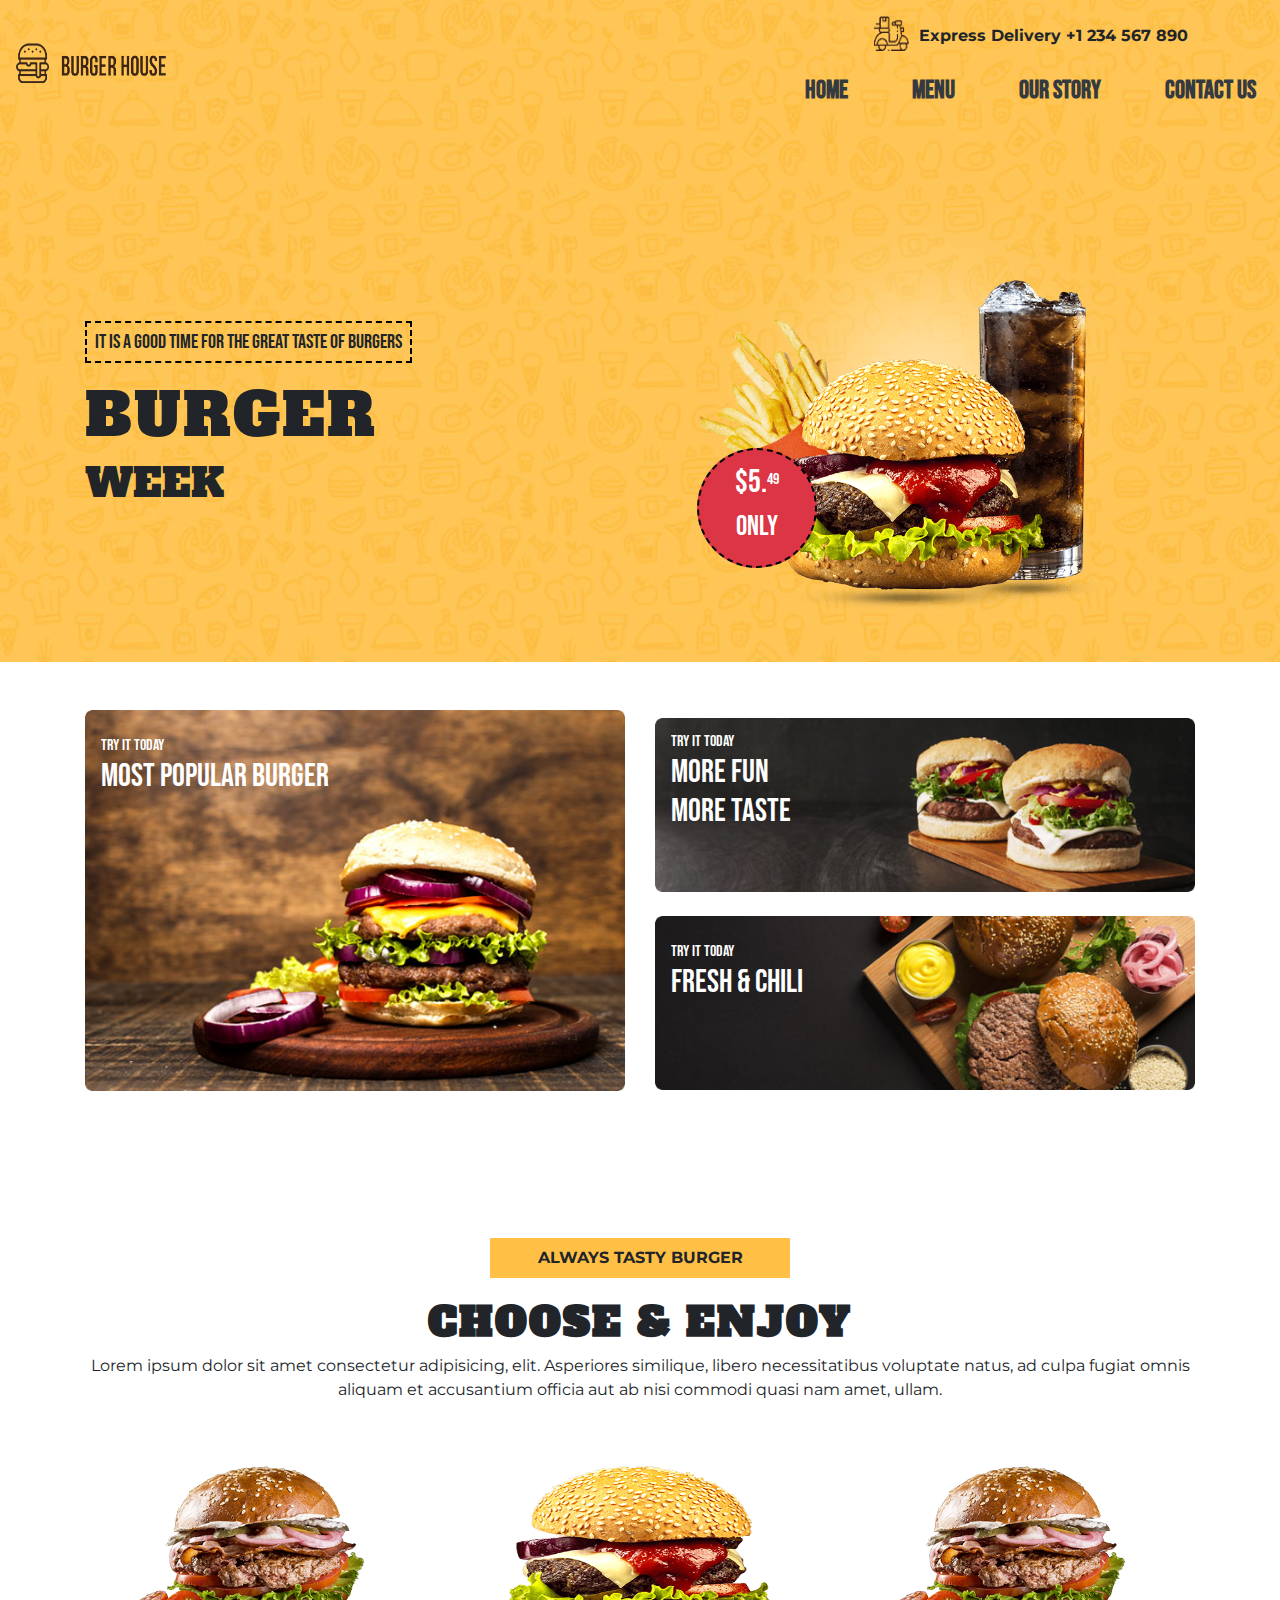
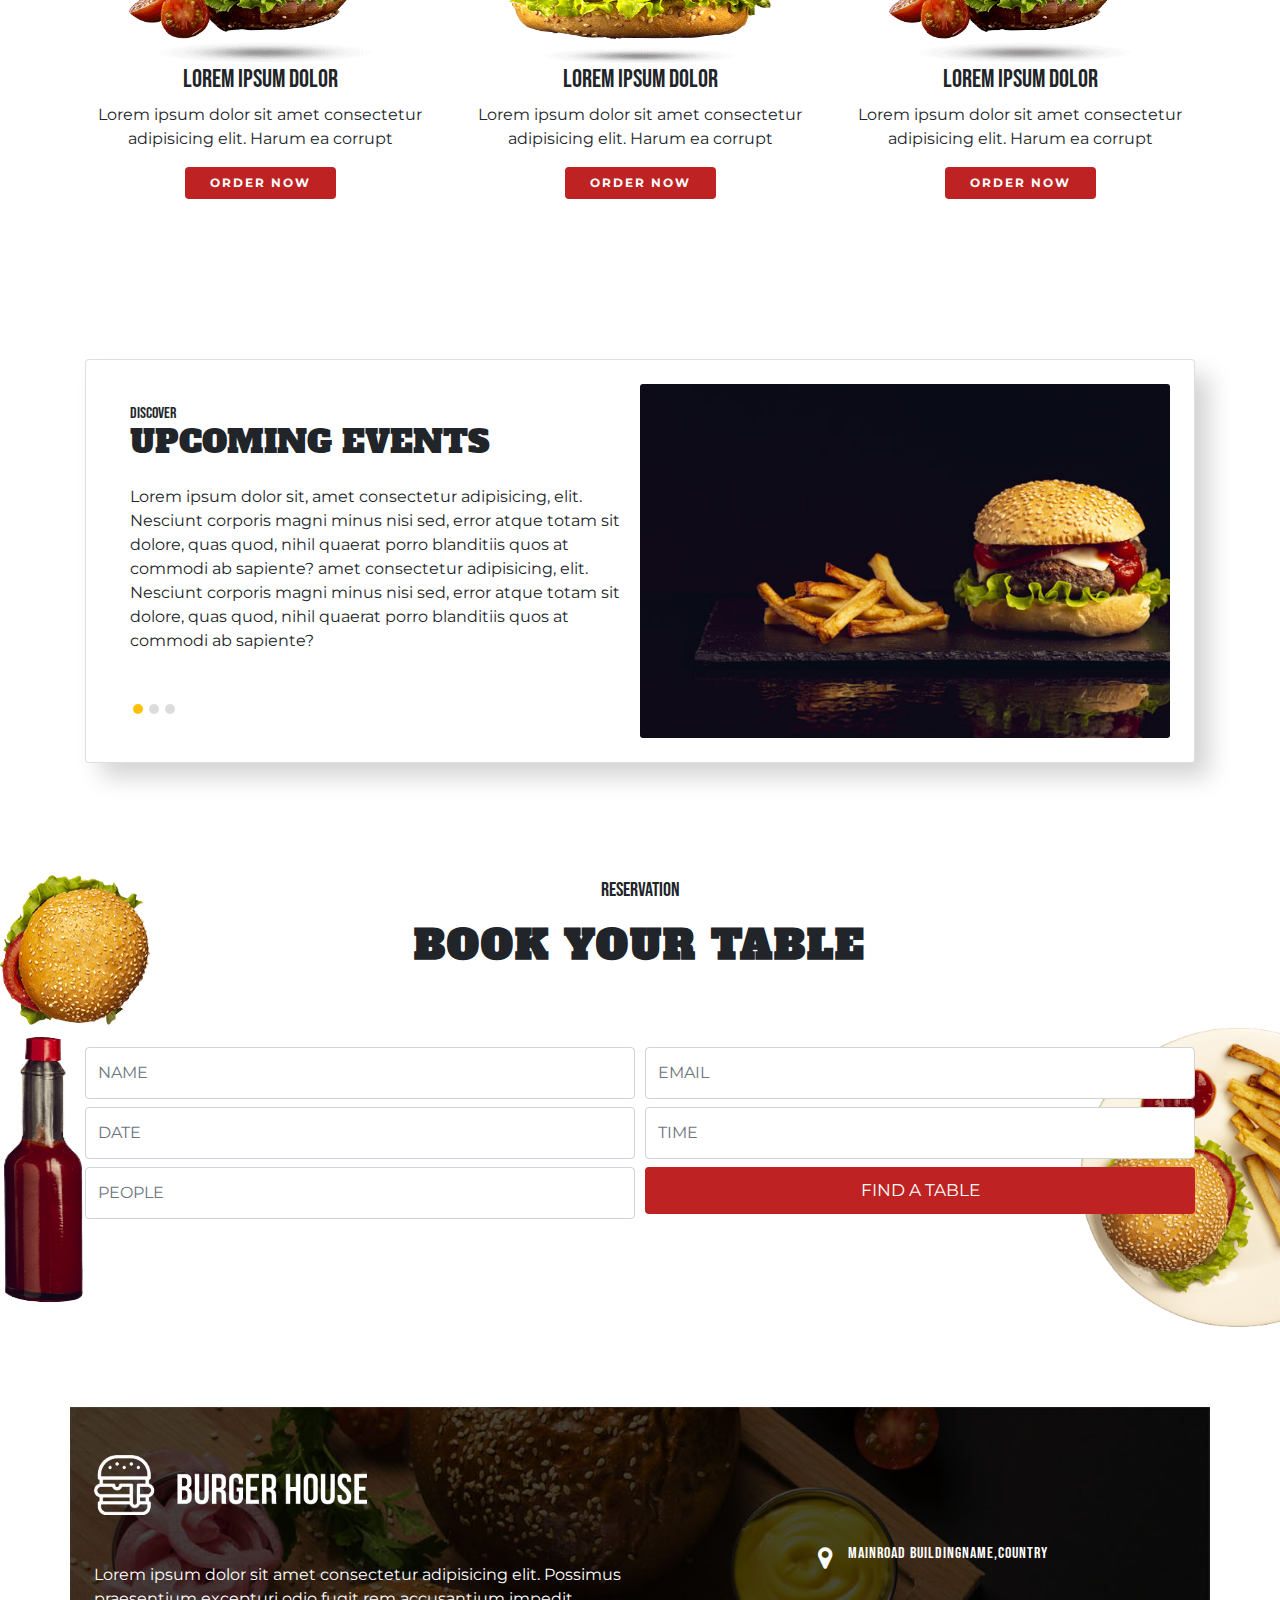
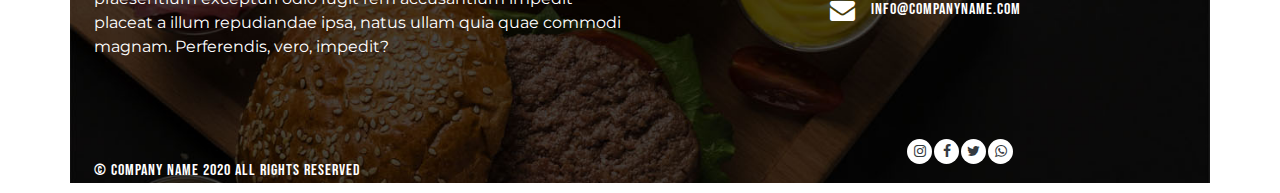
<file: resources/Burger/index.html>
<!DOCTYPE html>
<html>
<head>
	<meta charset="utf-8">
	<meta http-equiv="X-UA-Compatible" content="IE=edge">
	<meta name="viewport" content="width=device-width, initial-scale=1, shrink-to-fit=no">
	<title></title>
	<link rel="stylesheet" href="css/style.css">
	<link rel="stylesheet" href="https://stackpath.bootstrapcdn.com/bootstrap/4.5.2/css/bootstrap.min.css" integrity="sha384-JcKb8q3iqJ61gNV9KGb8thSsNjpSL0n8PARn9HuZOnIxN0hoP+VmmDGMN5t9UJ0Z" crossorigin="anonymous">
	<link rel="stylesheet" href="https://stackpath.bootstrapcdn.com/font-awesome/4.7.0/css/font-awesome.min.css" integrity="sha384-wvfXpqpZZVQGK6TAh5PVlGOfQNHSoD2xbE+QkPxCAFlNEevoEH3Sl0sibVcOQVnN" crossorigin="anonymous">
	<link href="https://fonts.googleapis.com/css2?family=Alfa+Slab+One&family=Bebas+Neue&family=Montserrat&display=swap" rel="stylesheet">
	<link rel="stylesheet" href="">
</head>
<body>
	<div class="">

		<header id="header">
			<nav class="navbar navbar-expand-lg navbar-light bg-transparent ">
			  <a class="navbar-brand" href="#"><img src="image/logo1.png" alt="" class="logo1"></a>
			  <button class="navbar-toggler" type="button" data-toggle="collapse" data-target="#navbarNav" aria-controls="navbarNav" aria-expanded="false" aria-label="Toggle navigation">
			    <span class="navbar-toggler-icon"></span>
			  </button>
			 <div class="collapse navbar-collapse" id="navbarNav">
			 	<div class="d-flex flex-column ml-auto">
				 	<div class="d-flex mx-auto mt-2">
				  		<img src="image/bike1.png" alt="" id="bike">
				  		<p class="mt-2 font-weight-bold" style="font-family: 'Montserrat', sans-serif;">Express Delivery +1 234 567 890</p>
				  	</div>
				  	<div class="">
				  		<ul class="navbar-nav ml-auto">
						      <li class="nav-item">
						        <a class="nav-link mr-5 text-uppercase text-dark font-weight-bold" href="#">Home</a>
						      </li>
						      <li class="nav-item ">
						        <a class="nav-link mr-5 text-uppercase text-dark font-weight-bold" href="#">Menu</a>
						      </li>
						      <li class="nav-item ">
						        <a class="nav-link mr-5 text-uppercase text-dark font-weight-bold" href="#">Our Story</a>
						      </li>
						      <li class="nav-item">
						        <a class="nav-link text-uppercase text-dark font-weight-bold" href="#">Contact Us</a>
						      </li>
						</ul>
					</div>
			 	</div>
			  </div>
			</nav>

			<div class="container">
				<div class="row">
					<div class="col-md-6 col-lg-6 col1 d-flex flex-column justify-content-center align-items-start">
						<p class="text-uppercase text-center py-1 px-2 mt-5">It is a good time for the great taste of burgers</p>
						<h2 class="text-uppercase">Burger</h2>
						<h3 class="text-uppercase">week</h3>
					</div>
					<div class="col-md-6 col-lg-6 position-relative">
						<img src="image/burger1.png" alt="" id="img1" class="h-100 w-100">
					<div class="bg-danger text-white d-flex flex-column justify-content-center align-items-center position-absolute" id="offer">
							<div class="d-flex">
								<h2>$5.</h2>
							    <p class="mt-1">49</p>
							</div>
							<h3>ONLY</h3>
					</div>
						
					</div>
				</div>
			</div>
			
		</header>

		<!-- Menus -->
		<section id="menus" class="py-5">	
				<div  class="container">	
						<div class="row">
								<div class="col-md-6 col-lg-6">
									<div class="position-absolute imgtext">
										<p class="mb-0 text-uppercase text-white px-3 mt-4">try it today</p>
										<h2 class="mt-0 text-uppercase text-white px-3">most popular burger</h2>
									</div>
									<img src="image/img2.png" alt="no img"  class="img-fluid img2">
								</div>
								<div class="col-md-6 col-lg-6 py-1">
									<div>
										<div class="position-absolute text-white imgtext">
											<p class="text-uppercase mt-3 px-3 mb-0">try it today</p>
											<h2 class="text-uppercase px-3 mt-0 mb-0">more fun</h2>
											<h2 class="text-uppercase px-3 mt-0 pb-5">more taste</h2>
										</div>
										<img src="image/img3.png" alt="no img"  class="img-fluid mt-1 img2">
									</div>	
									<div>
										<div class="position-absolute text-white imgtext">
											<p class="text-uppercase mt-5 px-3 mb-0">try it today</p>
											<h2 class="text-uppercase px-3 mt-0">fresh & chili</h2>
										</div>
										<img src="image/img4.png" alt="no img"  class="img-fluid mt-4 img2">
									</div>
									
								</div>	
						</div>
				</div>	
		</section>	

				<!--choose and enjoy-->
		<section id="choose_enjoy" class="py-5">
			<div class="container">
				<div class="row py-5">
					<div class="col-md-12  text-center">
						<div class=" mx-auto tastyburger">
							<p class="py-2 text-uppercase font-weight-bold">Always tasty burger</p>
						</div>
	                 <h1 class="text-uppercase font-weight-bold">Choose & Enjoy</h1>
	                 <p>Lorem ipsum dolor sit amet consectetur adipisicing, elit. Asperiores similique, libero necessitatibus voluptate natus, ad culpa fugiat omnis aliquam et accusantium officia aut ab nisi commodi quasi nam amet, ullam.</p>
              		</div>
				</div>
				<div class="row">
					<div class="col-md-4 text-center">
						<img src="image/img5.png" alt="" class="h-50 w-75 img-fluid bur1">
						<h2 class="text-uppercase">Lorem ipsum dolor</h2>
						<p>Lorem ipsum dolor sit amet consectetur adipisicing elit. Harum ea corrupt</p>
						<button class="btn  text-uppercase font-weight-bold px-4">order now</button>
					</div>
					<div class="col-md-4 text-center">
						<img src="image/img6.png" alt=""class="h-50 w-75 img-fluid bur1">
						<h2 class="text-uppercase">Lorem ipsum dolor</h2>
						<p>Lorem ipsum dolor sit amet consectetur adipisicing elit. Harum ea corrupt</p>
						<button class="btn  text-uppercase font-weight-bold px-4">order now</button>
					</div>
					<div class="col-md-4 text-center">
						<img src="image/img7.png" alt=""class="h-50 w-75 img-fluid bur1">
						<h2 class="text-uppercase">Lorem ipsum dolor</h2>
						<p>Lorem ipsum dolor sit amet consectetur adipisicing elit. Harum ea corrupt</p>
						<button class="btn text-uppercase px-4 font-weight-bold">order now</button>
					</div>
				</div>
			</div>
		</section>

		<!-- Upcoming Events -->
		<section id="events" class="py-5">
			<div class="container">
				<div class="card mb-3">
				  <div class="row no-gutters p-4">
				    <div class="col-md-6">
				     <div class="card-body">
				        <h6 class="text-uppercase mb-0">discover</h6>
				        <h2 class="text-uppercase mt-0 mb-4">upcoming events</h2>
				        <p>Lorem ipsum dolor sit, amet consectetur adipisicing, elit. Nesciunt corporis magni minus nisi sed, error atque totam sit dolore, quas quod, nihil quaerat porro blanditiis quos at commodi ab sapiente?
				        amet consectetur adipisicing, elit. Nesciunt corporis magni minus nisi sed, error atque totam sit dolore, quas quod, nihil quaerat porro blanditiis quos at commodi ab sapiente?</p>
				        <div class="d-flex mt-5">
				        	<div class="dots bg-warning"></div>
				        	<div class="dots"></div>
				        	<div class="dots"></div>
				        </div>
				      </div>
				    </div>
				    <div class="col-md-6 upcomingimg">
				       <img src="image/img8.jpg" class="card-img img-fluid cardimg" alt="...">
				       <div class="middle">
					    <div class="text"><h1 class="font-weight-bold">UPCOMING EVENTS</h1></div>
					  </div>
				    </div>
				  </div>
				</div>
			</div>
		</section>

		<!-- booktable -->
		<section id="book_table" class="py-5">
			<img src="image/burger2.png" alt=""class="burger position-absolute img-fluid">
			<div class="col-md-6 offset-md-3 text-center">
				<p class="text-uppercase">reservation</p>
				<h1 class="text-uppercase font-weight-bold">Book your table</h1>
            </div>
            <div class="container">
            	<img src="image/bottle1.png" alt="" class="bottle position-absolute img-fluid my-4 mx-auto">
            	<form class="w-100">
				  <div class="form-row">
				    <div class="col">
				      <input type="text" class="form-control  ml-auto d-block" placeholder="NAME">
				    </div>
				    <div class="col">
				      <input type="text" class="form-control  d-block" placeholder="EMAIL">
				    </div>
				   </div>
				   <div class="form-row mt-2">
				    <div class="col">
				      <input type="text" class="form-control d-block ml-auto" placeholder="DATE">
				    </div>
				    <div class="col">
				      <input type="text" class="form-control d-block" placeholder="TIME">
				    </div>
				   </div>
				   <div class="form-row mt-2">
				    <div class="col">
				      <input type="text" class="form-control d-block ml-auto" placeholder="PEOPLE">
				    </div>
				    <div class="col">
				      <button type="button" href="#" class="btn d-block w-100">find a table</button>
				    </div>
				   </div>
				</form>
				<img src="image/dish2.png" alt="" class="img-fluid dish float-right position-absolute">
            </div>
		</section>

		<!-- footer -->
		<footer id="footer">
			<div class="container" id="footcont">
				<div class="row">
					<div class="col-md-6 pl-4">
						<img src="image/bottomlogo1.png" alt="" class="bottomlogo my-5">
						<p class="text-white text1">Lorem ipsum dolor sit amet consectetur adipisicing elit. Possimus praesentium excepturi odio fugit rem accusantium impedit placeat a illum repudiandae ipsa, natus ullam quia quae commodi magnam. Perferendis, vero, impedit?</p>
						<p class="text-uppercase text-white copyright">&copy; Company name 2020 All rights reserved</p>
					</div>
					<div class="col-md-6 d-flex flex-column align-items-center justify-content-center address">
						
						<div class="d-flex align-items-center text-center adder1">
							<i class="fa fa-map-marker text-white ml-3 mr-3" aria-hidden="true"></i>
							<p class="text-white mt-2 text-uppercase socialtext">mainroad buildingname,country</p>  
						</div>
						<div class="d-flex align-items-center text-center adder2">
							<i class="fa fa-envelope text-white mr-3" aria-hidden="true"></i>
							<p class="text-white mt-3 text-uppercase socialtext">info@companyname.com</p>  
						</div>
						
						
						<div class="d-flex" id="socialicons">
							<div class="socialicons text-center pb-2">
								<a href="#"><i class="fa fa-instagram text-dark" aria-hidden="true"></i></a>
							</div>
							<div class="socialicons text-center pb-2">
								<a href="#"><i class="fa fa-facebook text-dark" aria-hidden="true"></i></a>
							</div>
							<div class="socialicons text-center pb-2 ">
								<a href="#"><i class="fa fa-twitter text-dark" aria-hidden="true"></i></a>
							</div>
							<div class="socialicons text-center pb-2">
								<a href="#"><i class="fa fa-whatsapp text-dark" aria-hidden="true"></i></a>
							</div>
						</div>
					</div>
				</div>
			</div>
		</footer>

	</div>



<script src="https://code.jquery.com/jquery-3.5.1.slim.min.js" integrity="sha384-DfXdz2htPH0lsSSs5nCTpuj/zy4C+OGpamoFVy38MVBnE+IbbVYUew+OrCXaRkfj" crossorigin="anonymous"></script>
<script src="https://cdn.jsdelivr.net/npm/popper.js@1.16.1/dist/umd/popper.min.js" integrity="sha384-9/reFTGAW83EW2RDu2S0VKaIzap3H66lZH81PoYlFhbGU+6BZp6G7niu735Sk7lN" crossorigin="anonymous"></script>
<script src="https://stackpath.bootstrapcdn.com/bootstrap/4.5.2/js/bootstrap.min.js" integrity="sha384-B4gt1jrGC7Jh4AgTPSdUtOBvfO8shuf57BaghqFfPlYxofvL8/KUEfYiJOMMV+rV" crossorigin="anonymous"></script>
</body>
</html>
</file>
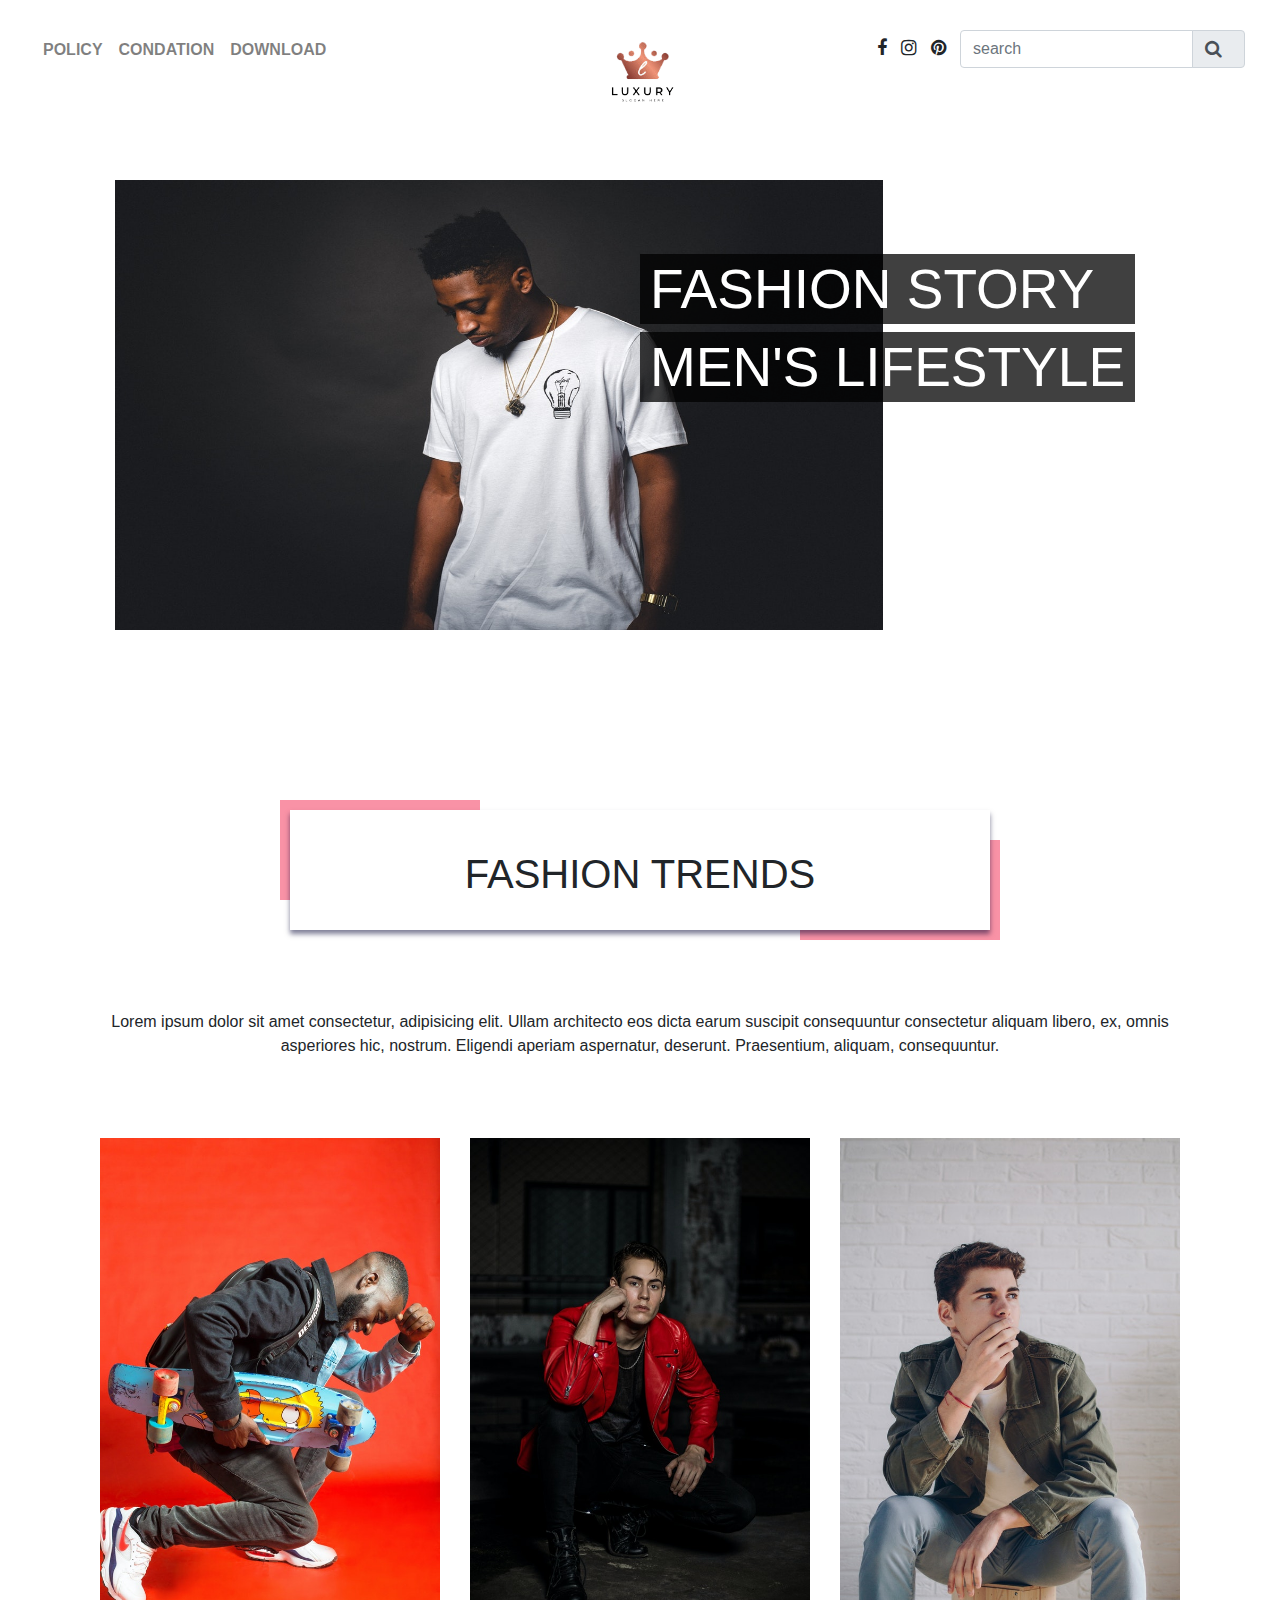
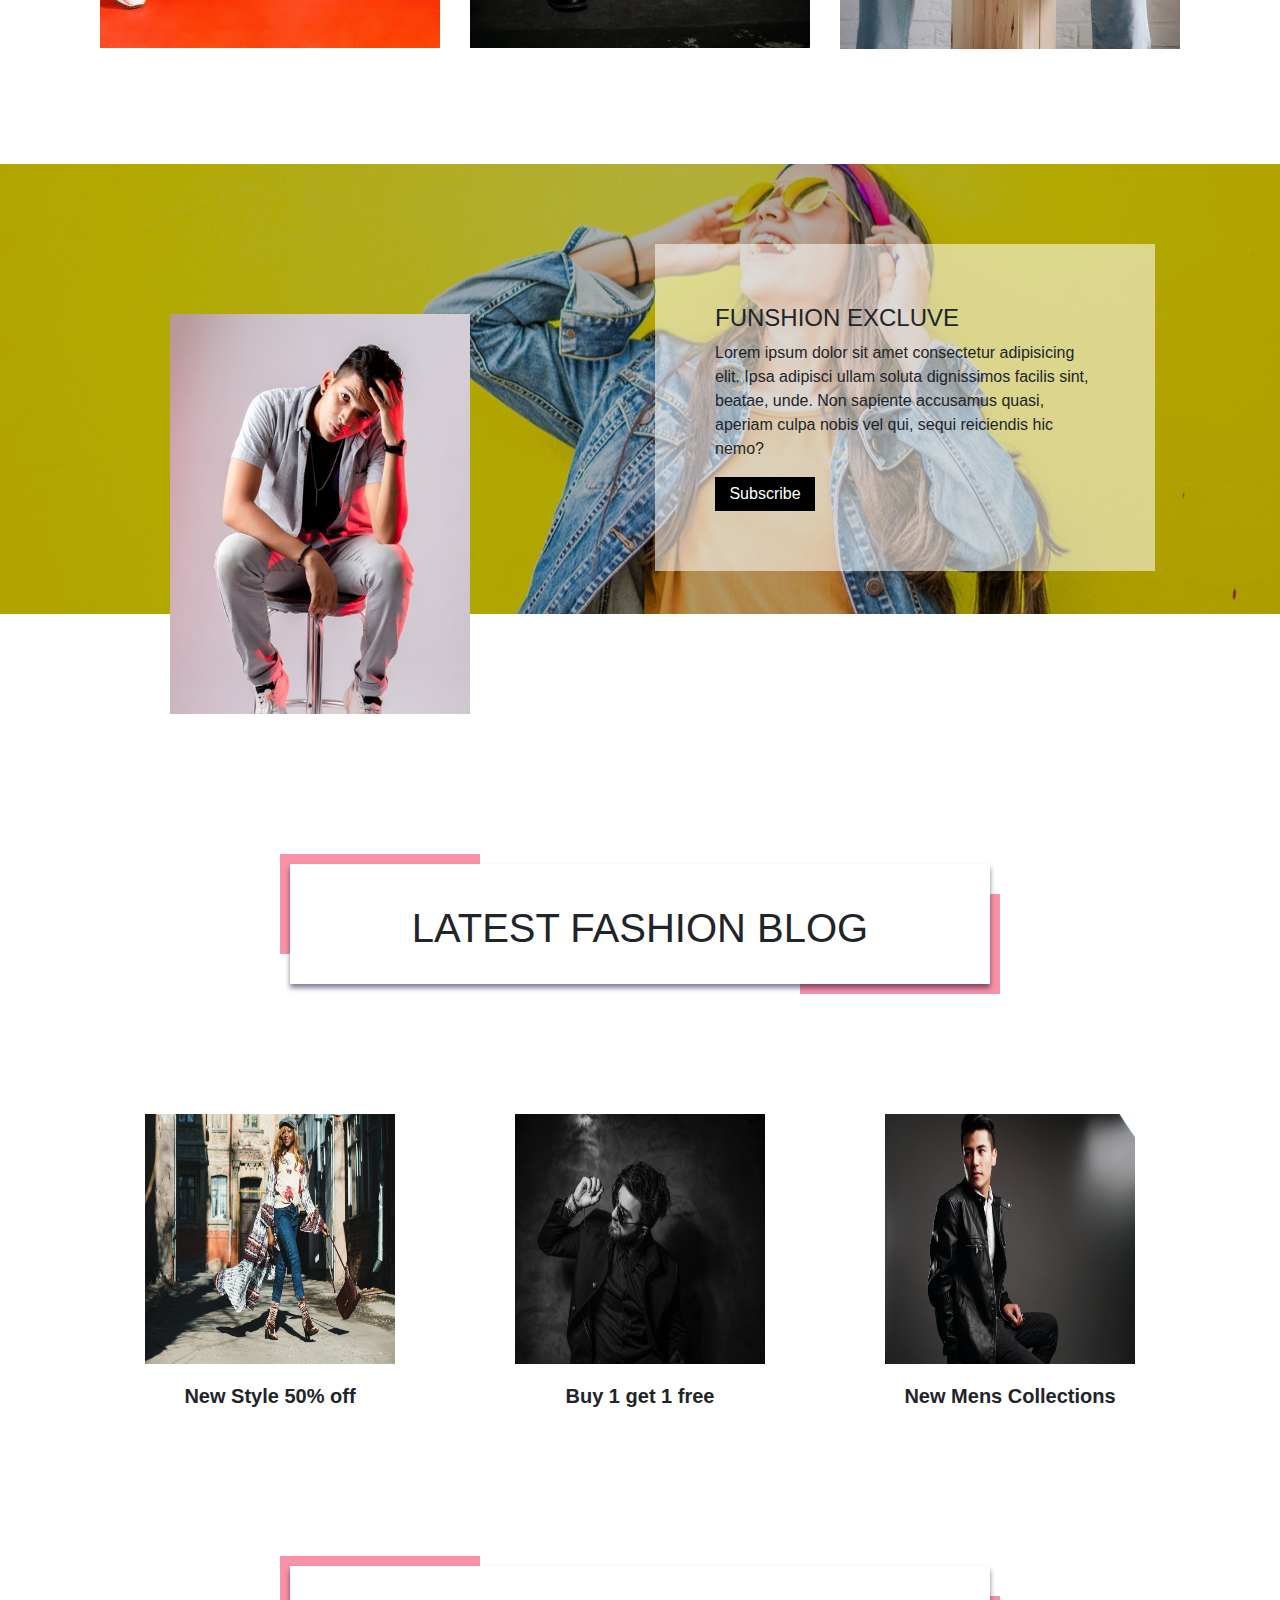
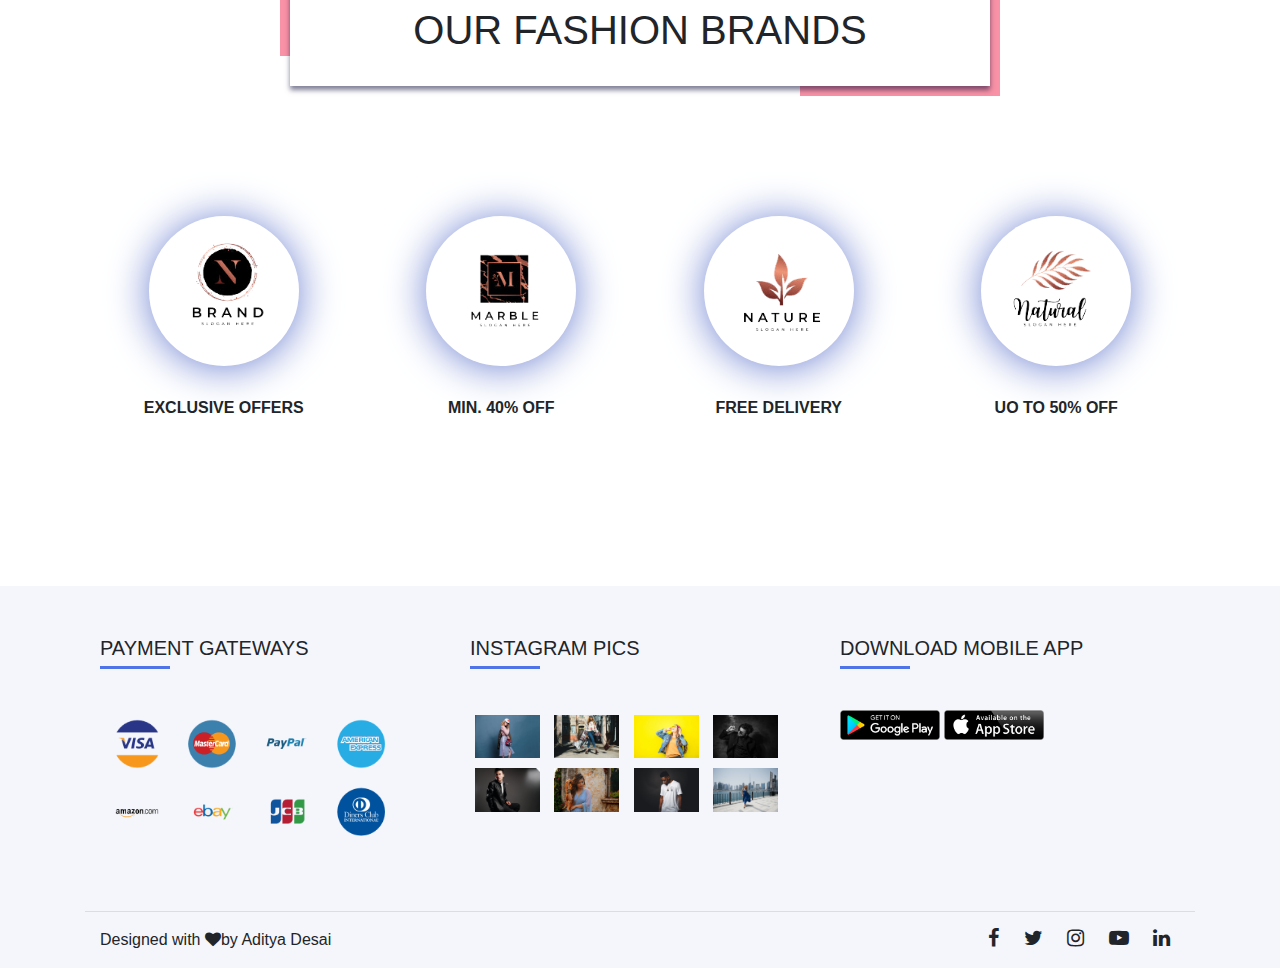
<file: resources/FashionStore/index.html>
<!DOCTYPE html>
<html lang="en">
<head>
  <title>Bootstrap 4 Example</title>
  <meta charset="utf-8">
  <meta name="viewport" content="width=device-width, initial-scale=1">
  <link rel="stylesheet" type="text/css" href="css/style.css">
  <link rel="stylesheet" href="https://stackpath.bootstrapcdn.com/font-awesome/4.7.0/css/font-awesome.min.css" integrity="sha384-wvfXpqpZZVQGK6TAh5PVlGOfQNHSoD2xbE+QkPxCAFlNEevoEH3Sl0sibVcOQVnN" crossorigin="anonymous">
  <link rel="stylesheet" href="https://maxcdn.bootstrapcdn.com/bootstrap/4.5.2/css/bootstrap.min.css">
</head>
<body>
	<section id="header">
		<nav class="navbar navbar-expand-lg navbar-light">
		  <a class="navbar-brand" href="#"><img src="image/logo1.png" alt=""></a>
		  <button class="navbar-toggler" type="button" data-toggle="collapse" data-target="#navbarNav" aria-controls="navbarNav" aria-expanded="false" aria-label="Toggle navigation">
		    <i class="fa fa-bars" aria-hidden="true"></i>
		  </button>
		  <div class="collapse navbar-collapse" id="navbarNav">
		    <ul class="navbar-nav">
		      
		      <li class="nav-item">
		        <a class="nav-link font-weight-bold" href="#">POLICY</a>
		      </li>
		      <li class="nav-item">
		        <a class="nav-link font-weight-bold" href="#">CONDATION</a>
		      </li>
		      <li class="nav-item">
		        <a class="nav-link font-weight-bold" href="#">DOWNLOAD</a>
		      </li>
		    </ul>
		    <ul class="right-menu ml-auto">
		    	<li><i class="fa fa-facebook" aria-hidden="true"></i></li>
		    	<li><i class="fa fa-instagram" aria-hidden="true"></i></li>
		    	<li><i class="fa fa-pinterest" aria-hidden="true"></i></li>
		    	<li>
		    		<div class="input-group mb-3">
  					<input type="text" class="form-control" placeholder="search">
  					<div class="input-group-append">
  				  		<span class="input-group-text"><i class="fa fa-search"></i></span>
 				 	</div>
					</div>
				</li>
		    </ul>
		  </div>
		</nav>	
		<div class="banner">
			<div class="banner-img">
				<img src="image/img10.jpg" alt="no img">
			</div>
			<div class="banner-title">
				<h1>FASHION STORY</h1>
				<h1>MEN'S LIFESTYLE</h1>
			</div>
		</div>	
	</section>

<!-- Fashion Trends -->
	<section class="fashion-trends">
		<div class="container">
			<div class="fashion-box">
				<div class="title-style text-center">
					<h1>FASHION TRENDS</h1>
				</div>
				<p class="text-center">Lorem ipsum dolor sit amet consectetur, adipisicing elit. Ullam architecto eos dicta earum suscipit consequuntur consectetur aliquam libero, ex, omnis asperiores hic, nostrum. Eligendi aperiam aspernatur, deserunt. Praesentium, aliquam, consequuntur.</p>
			</div>
			<div class="row">
				<div class="col-md-4">
					<div class="trending-img">
						<img src="image/img1.jpg" alt="">
						<button type="button" class="btn-buy">Buy Now</button>
						<div class="overlay"></div>
					</div>
				</div>
				<div class="col-md-4">
					<div class="trending-img">
						<img src="image/img5.jpg" alt="">
						<button type="button" class="btn-buy">Buy Now</button>
						<div class="overlay"></div>
					</div>
				</div>
				<div class="col-md-4">
					<div class="trending-img">
						<img src="image/img6.jpg" alt="">
						<button type="button" class="btn-buy">Buy Now</button>
						<div class="overlay"></div>
					</div>
				</div>
			</div>
		</div>
	</section>
	<!-- offer -->
	<section class="offer">
		 <div class="row">
		 	<div class="col-md-6 text-center">
		 		<img src="image/img12.jpg" alt="">
		 	</div>
		 	<div class="col-md-6">
		 		<div class="subscribe">
		 			<h4 class="text-uppercase">funshion excluve</h4>
		 			<p>Lorem ipsum dolor sit amet consectetur adipisicing elit. Ipsa adipisci ullam soluta dignissimos facilis sint, beatae, unde. Non sapiente accusamus quasi, aperiam culpa nobis vel qui, sequi reiciendis hic nemo?</p>
		 			<a href="#">Subscribe</a>
		 		</div>
		 	</div>
		 </div>
	</section>
	<!-- Latest blog -->
	<section class="fashion-blog">
		<div class="title-style text-center">
			<h1>LATEST FASHION BLOG</h1>
		</div>
		<div class="container">
				<div class="row">
					<div class="col-md-4 text-center">
						<div class="blog-img">
							<img src="image/img3.jpg" alt="">
						</div>
						<h5>New Style 50% off</h5>
					</div>
					<div class="col-md-4 text-center">
						<div class="blog-img">
							<img src="image/img7.jpg" alt="">
						</div>
						<h5>Buy 1 get 1 free</h5>
					</div>
					<div class="col-md-4 text-center">
						<div class="blog-img">
							<img src="image/img8.jpg" alt="">
						</div>
						<h5>New Mens Collections</h5>
					</div>
				</div>
		</div>
	</section>
	<!-- Fashion Brands -->
	<section class="fashion-brands">
		<div class="title-style text-center">
			<h1>OUR FASHION BRANDS</h1>
		</div>
		<div class="container">
			<div class="row text-center">
				<div class="col-md-3">
					<div class="brand-logo">
						<img src="image/newlogo2.png" alt="no img">
					</div>
					<p>EXCLUSIVE OFFERS</p>
				</div>
				<div class="col-md-3">
					<div class="brand-logo">
						<img src="image/newlogo3.png" alt="no img">
					</div>
					<p>MIN. 40% OFF</p>
				</div>
				<div class="col-md-3">
					<div class="brand-logo">
						<img src="image/newlogo4.png" alt="no img">
					</div>
					<p>FREE DELIVERY</p>
				</div>
				<div class="col-md-3">
					<div class="brand-logo">
						<img src="image/newlogo5.png" alt="no img">
					</div>
					<p>UO TO 50% OFF</p>
				</div>
			</div>
		</div>
	</section>
	<!-- Footer -->
	<section class="footer">
		<div class="container">
			<div class="row">
				<div class="col-md-4">
					<div class="payment">
						<h5>PAYMENT GATEWAYS</h5>
						<img src="image/gateway1.png" alt="">
					</div>
				</div>
				<div class="col-md-4">
					<div class="insta-img">
						<h5>INSTAGRAM PICS</h5>
						<img src="image/img2.jpg" alt="">
						<img src="image/img3.jpg" alt="">
						<img src="image/img4.jpg" alt="">
						<img src="image/img7.jpg" alt="">
						<img src="image/img8.jpg" alt="">
						<img src="image/img9.jpg" alt="">
						<img src="image/img10.jpg" alt="">
						<img src="image/img11.jpg" alt="">
					</div>
				</div>
				<div class="col-md-4">
					<div class="app-download">
						<h5>DOWNLOAD MOBILE APP</h5>
						<img src="image/playstore.png" alt="">
						<img src="image/appstore.png" alt="">
					</div>
				</div>
			</div>
			<hr>
			<div class="row">
				<div class="col-md-8">
					<p class="copyright">Designed with <i class="fa fa-heart"></i>by Aditya Desai</p>
				</div>
				<div class="col-md-4">
					<div class="footer-icons">
						<i class="fa fa-facebook"></i>
						<i class="fa fa-twitter"></i>
						<i class="fa fa-instagram"></i>
						<i class="fa fa-youtube-play"></i>
						<i class="fa fa-linkedin"></i>
					</div>
				</div>
			</div>
		</div>
	</section>
  <script src="https://ajax.googleapis.com/ajax/libs/jquery/3.5.1/jquery.min.js"></script>
  <script src="https://cdnjs.cloudflare.com/ajax/libs/popper.js/1.16.0/umd/popper.min.js"></script>
  <script src="https://maxcdn.bootstrapcdn.com/bootstrap/4.5.2/js/bootstrap.min.js"></script>
</body>
</html>
</file>
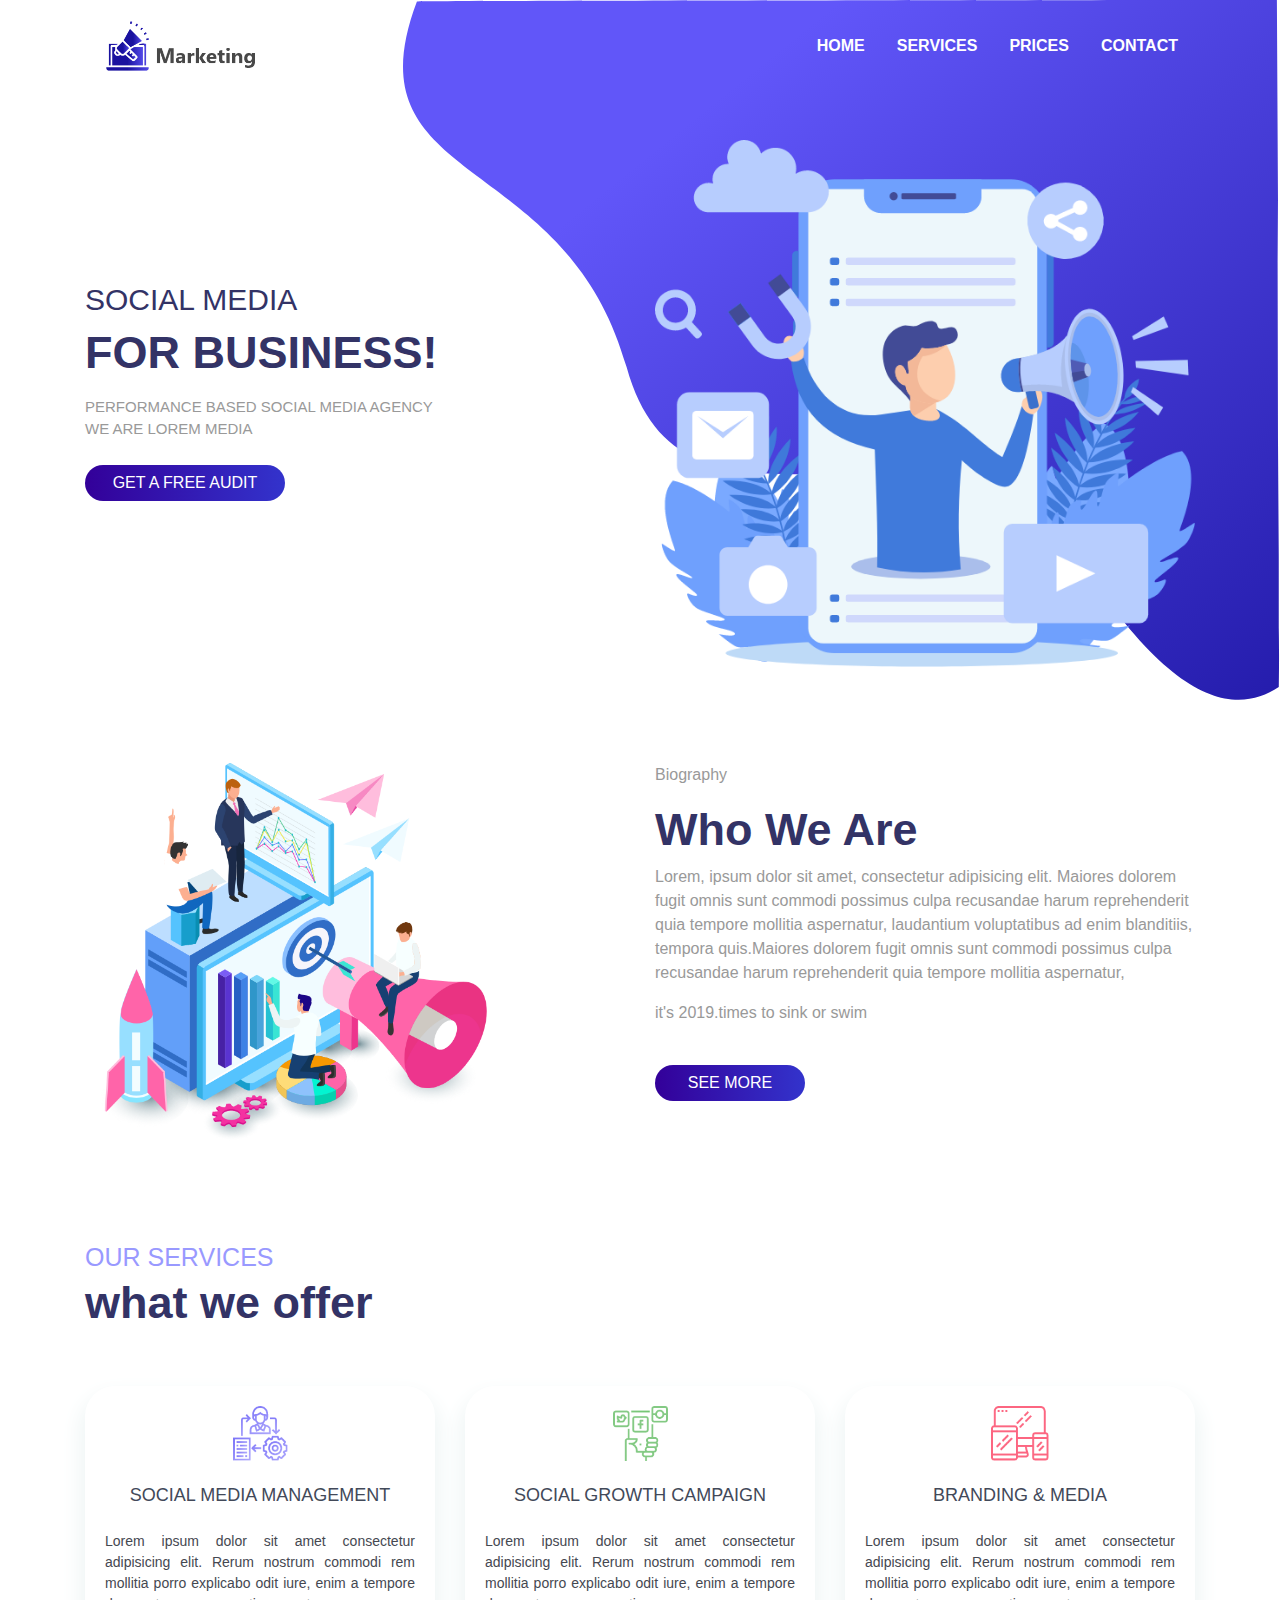
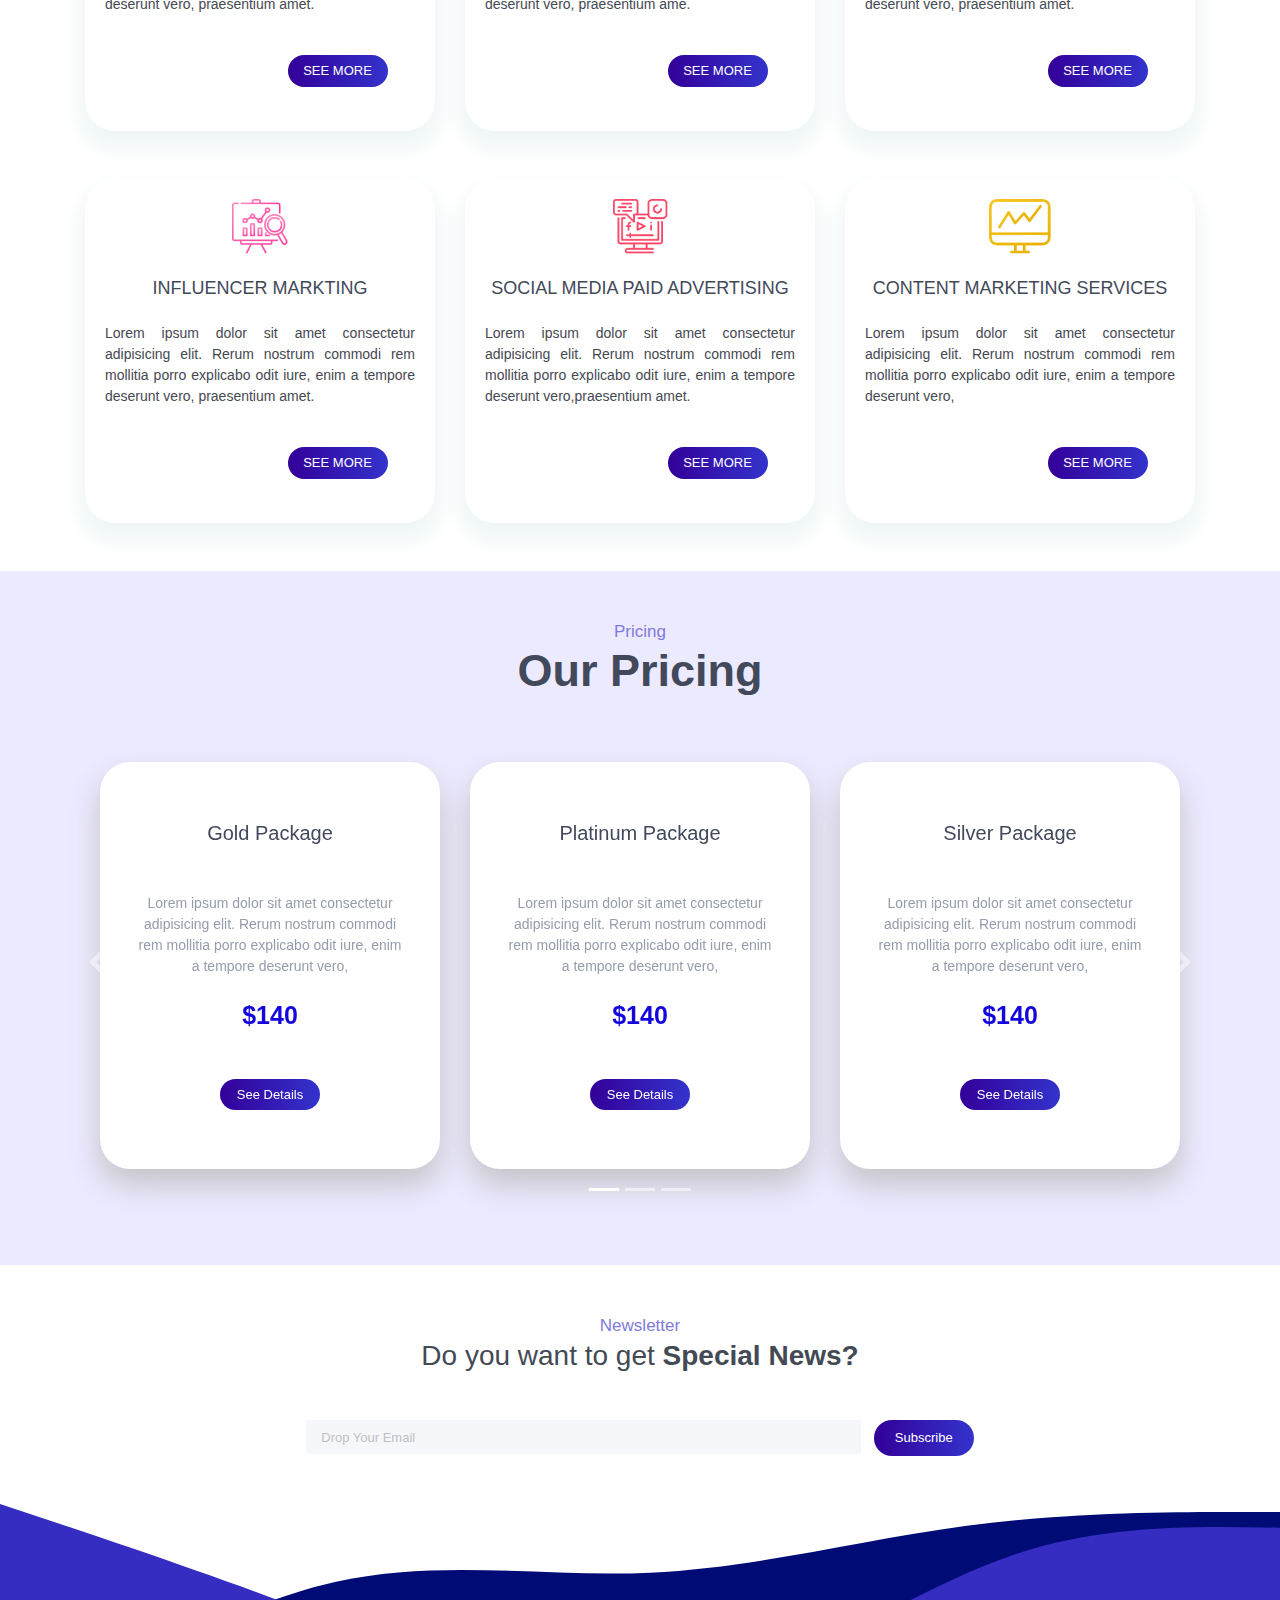
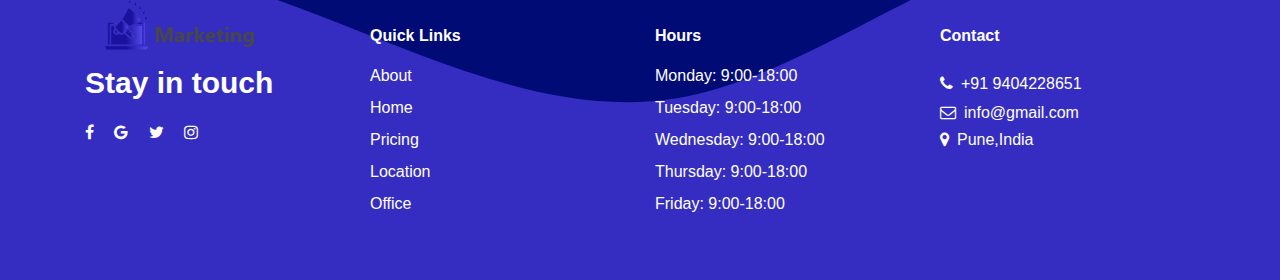
<file: resources/Marketing_site/index.html>
<!DOCTYPE html>
<html lang="en">
<head>
  <title>Marketing</title>
  <meta charset="utf-8">
  <meta name="viewport" content="width=device-width, initial-scale=1">
  <link rel="stylesheet" type="text/css" href="css/style.css">
  <link rel="stylesheet" href="https://maxcdn.bootstrapcdn.com/bootstrap/4.5.2/css/bootstrap.min.css">
  <link rel="stylesheet" href="https://stackpath.bootstrapcdn.com/font-awesome/4.7.0/css/font-awesome.min.css" integrity="sha384-wvfXpqpZZVQGK6TAh5PVlGOfQNHSoD2xbE+QkPxCAFlNEevoEH3Sl0sibVcOQVnN" crossorigin="anonymous">
  <script src="https://ajax.googleapis.com/ajax/libs/jquery/3.5.1/jquery.min.js"></script>
  <script src="https://cdnjs.cloudflare.com/ajax/libs/popper.js/1.16.0/umd/popper.min.js"></script>
  <script src="https://maxcdn.bootstrapcdn.com/bootstrap/4.5.2/js/bootstrap.min.js"></script>
</head>
<body>
	<div>
		<section id="nav-bar" class="py-2">
			<img src="image/BgShape.png" alt="" id="bgimg">
			<nav class="navbar navbar-expand-lg navbar-light bg-transparent container">
			  <a class="navbar-brand" href="#"><img src="image/logo.png" alt="logo" class=""></a>
			  <button class="navbar-toggler" type="button" data-toggle="collapse" data-target="#navbarNav" aria-controls="navbarNav" aria-expanded="false" aria-label="Toggle navigation">
			    <span class="navbar-toggler-icon"></span>
			  </button>
			  <div class="collapse navbar-collapse" id="navbarNav">
			    <ul class="navbar-nav ml-auto">
			      <li class="nav-item active">
			        <a class="nav-link mx-2" href="#banner">HOME</a>
			      </li>
			      <li class="nav-item active">
			        <a class="nav-link mx-2" href="#services">SERVICES</a>
			      </li>
			      <li class="nav-item active">
			        <a class="nav-link mx-2" href="#pricing">PRICES</a>
			      </li>
			      <li class="nav-item active">
			        <a class="nav-link mx-2" href="#footer">CONTACT</a>
			      </li>
			    </ul>
			  </div>
			</nav>
		</section>
	<!-- Banner -->
	<section id="banner" class="py-5 position-relative">

		<div class="container">
			<div class="row">
				<div class="col-md-6 d-flex flex-column justify-content-center">
					<h3 class="text-uppercase">Social Media</h3>
					<h2 class="text-uppercase">for business!</h2>
					<p class="text-uppercase mt-2">Performance based social media agency</p>
					<p class="text-uppercase">we are lorem media</p>
					<button type="button" class="btn my-4">GET A FREE AUDIT</button>	
				</div>
				<div class="col-md-6">
					<img src="image/img1.png" alt="no img" class="img-fluid">
				</div>
			</div>
		</div>
		<!-- <div class="midbtn d-flex justify-content-center align-items-center">
			<a href="" class="btn pb-3">|</a>
		</div> -->
	</section>
	<!-- Biography -->
	<section id="Biography" class="py-5">
		<div class="container">
			<div class="row">
				<div class="col-md-6">
					<img src="image/img2.png" alt="no img" class="img-fluid">
				</div>
				<div class="col-md-6">
					<p>Biography</p>
					<h2>Who We Are</h2>
					<p>Lorem, ipsum dolor sit amet, consectetur adipisicing elit. Maiores dolorem fugit omnis sunt commodi possimus culpa recusandae harum reprehenderit quia tempore mollitia aspernatur, laudantium voluptatibus ad enim blanditiis, tempora quis.Maiores dolorem fugit omnis sunt commodi possimus culpa recusandae harum reprehenderit quia tempore mollitia aspernatur,</p>
					<p>it's 2019.times to sink or swim</p>
					<button type="button" class="btn my-4">SEE MORE</button>
				</div>
			</div>
		</div>
	</section>

	<!-- Ourservices -->
	<section id="services" class="py-5">
		<div class="container">
			<p class="p-service text-uppercase">our services</p>
			<h2>what we offer</h2>
			<div class="row">
				<div class="col-md-4">
					<div class="card text-center mt-5">
					  <div class="card-body">
					    <img src="image/service1.png" alt="no img">
					    <h5 class=" my-4 text-uppercase">social media management</h5>
					    <p class="text-justify">Lorem ipsum dolor sit amet consectetur adipisicing elit. Rerum nostrum commodi rem mollitia porro explicabo odit iure, enim a tempore deserunt vero, praesentium amet.</p>
					    <button type="button" class="btn my-4">SEE MORE</button>
					  </div>
					</div>
				</div>
				<div class="col-md-4">
					<div class="card text-center mt-5">
					  <div class="card-body">
					    <img src="image/service2.png" alt="no img">
					    <h5 class="my-4 text-uppercase">social growth campaign</h5>
					    <p class="text-justify">Lorem ipsum dolor sit amet consectetur adipisicing elit. Rerum nostrum commodi rem mollitia porro explicabo odit iure, enim a tempore deserunt vero, praesentium ame.</p>
					    <button type="button" class="btn my-4">SEE MORE</button>
					  </div>
					</div>
				</div>
				<div class="col-md-4">
					<div class="card text-center mt-5">
					  <div class="card-body">
					    <img src="image/service3.png" alt="no img">
					    <h5 class="my-4 text-uppercase">branding & media</h5>
					    <p class="text-justify">Lorem ipsum dolor sit amet consectetur adipisicing elit. Rerum nostrum commodi rem mollitia porro explicabo odit iure, enim a tempore deserunt vero, praesentium amet.</p>
					    <button type="button" class="btn my-4">SEE MORE</button>
					  </div>
					</div>
				</div>
				<div class="col-md-4">
					<div class="card text-center mt-5">
					  <div class="card-body">
					    <img src="image/service4.png" alt="no img">
					    <h5 class="my-4 text-uppercase">influencer markting</h5>
					    <p class="text-justify">Lorem ipsum dolor sit amet consectetur adipisicing elit. Rerum nostrum commodi rem mollitia porro explicabo odit iure, enim a tempore deserunt vero, praesentium amet.</p>
					    <button type="button" class="btn my-4">SEE MORE</button>
					  </div>
					</div>
				</div>
				<div class="col-md-4">
					<div class="card text-center mt-5">
					  <div class="card-body">
					    <img src="image/service5.png" alt="no img">
					    <h5 class="my-4 text-uppercase">social media paid advertising</h5>
					    <p class="text-justify">Lorem ipsum dolor sit amet consectetur adipisicing elit. Rerum nostrum commodi rem mollitia porro explicabo odit iure, enim a tempore deserunt vero,praesentium amet.</p>
					    <button type="button" class="btn my-4">SEE MORE</button>
					  </div>
					</div>
				</div>
				<div class="col-md-4">
					<div class="card text-center mt-5">
					  <div class="card-body">
					    <img src="image/service6.png" alt="no img">
					    <h5 class="my-4 text-uppercase">content marketing services</h5>
					    <p class="text-justify">Lorem ipsum dolor sit amet consectetur adipisicing elit. Rerum nostrum commodi rem mollitia porro explicabo odit iure, enim a tempore deserunt vero,</p>
					    <button type="button" class="btn my-4">SEE MORE</button>
					  </div>
					</div>
				</div>
			</div>
		</div>
	</section>
	<!-- Our Pricing -->
	<section id="pricing" class="py-5">
		<div class="container text-center">
			<p class="mb-0 p1">Pricing</p>
			<h2>Our Pricing</h2>
		</div>
		<div id="carouselExampleIndicators" class="carousel slide" data-ride="carousel">
		  <ol class="carousel-indicators">
		    <li data-target="#carouselExampleIndicators" data-slide-to="0" class="active"></li>
		    <li data-target="#carouselExampleIndicators" data-slide-to="1"></li>
		    <li data-target="#carouselExampleIndicators" data-slide-to="2"></li>
		  </ol>
		  <div class="carousel-inner container py-5 ">
		    <div class="carousel-item active">
		      <div class="row mx-auto">
		      	<div class="col-md-4">
		      		<div class="card text-center mt-2">
					  <div class="card-body">
					    <h5 class=" my-4">Gold Package</h5>
					    <p class="mt-5">Lorem ipsum dolor sit amet consectetur adipisicing elit. Rerum nostrum commodi rem mollitia porro explicabo odit iure, enim a tempore deserunt vero,</p>
					    <p class="prise">$140</p>
					    <button type="button" class="btn my-4">See Details</button>
					  </div>
					</div>
		      	</div>
		      	<div class="col-md-4">
		      		<div class="card text-center mt-2">
					  <div class="card-body">
					    <h5 class=" my-4">Platinum Package</h5>
					    <p class="mt-5">Lorem ipsum dolor sit amet consectetur adipisicing elit. Rerum nostrum commodi rem mollitia porro explicabo odit iure, enim a tempore deserunt vero,</p>
					    <p class="prise">$140</p>
					    <button type="button" class="btn my-4">See Details</button>
					  </div>
					</div>
		      	</div>
		      	<div class="col-md-4">
		      		<div class="card text-center mt-2">
					  <div class="card-body">
					    <h5 class=" my-4">Silver Package</h5>
					    <p class="mt-5">Lorem ipsum dolor sit amet consectetur adipisicing elit. Rerum nostrum commodi rem mollitia porro explicabo odit iure, enim a tempore deserunt vero,</p>
					    <p class="prise">$140</p>
					    <button type="button" class="btn my-4">See Details</button>
					  </div>
					</div>
		      	</div>
		      </div>
		    </div>
		    <div class="carousel-item">
		     <div class="row mx-auto">
		      	<div class="col-md-4">
		      		<div class="card text-center mt-2">
					  <div class="card-body">
					    <h5 class=" my-4">Gold Package</h5>
					    <p class="mt-5">Lorem ipsum dolor sit amet consectetur adipisicing elit. Rerum nostrum commodi rem mollitia porro explicabo odit iure, enim a tempore deserunt vero,</p>
					    <p class="prise">$140</p>
					    <button type="button" class="btn my-4">See Details</button>
					  </div>
					</div>
		      	</div>
		      	<div class="col-md-4">
		      		<div class="card text-center mt-2" >
					  <div class="card-body">
					    <h5 class=" my-4 ">Platinum Package</h5>
					    <p class="mt-5">Lorem ipsum dolor sit amet consectetur adipisicing elit. Rerum nostrum commodi rem mollitia porro explicabo odit iure, enim a tempore deserunt vero,</p>
					    <p class="prise">$140</p>
					    <button type="button" class="btn my-4">See Details</button>
					  </div>
					</div>
		      	</div>
		      	<div class="col-md-4">
		      		<div class="card text-center mt-2">
					  <div class="card-body">
					    <h5 class=" my-4">Silver Package</h5>
					    <p class="mt-5">Lorem ipsum dolor sit amet consectetur adipisicing elit. Rerum nostrum commodi rem mollitia porro explicabo odit iure, enim a tempore deserunt vero,</p>
					    <p class="prise">$140</p>
					    <button type="button" class="btn my-4">See Details</button>
					  </div>
					</div>
		      	</div>
		      </div>
		    </div>
		    <div class="carousel-item">
		      <div class="row mx-auto">
		      	<div class="col-md-4">
		      		<div class="card text-center mt-2" >
					  <div class="card-body">
					    <h5 class="my-4">Gold Package</h5>
					    <p class="mt-5">Lorem ipsum dolor sit amet consectetur adipisicing elit. Rerum nostrum commodi rem mollitia porro explicabo odit iure, enim a tempore deserunt vero,</p>
					    <p class="prise">$140</p>
					    <button type="button" class="btn my-4">See Details</button>
					  </div>
					</div>
		      	</div>
		      	<div class="col-md-4">
		      		<div class="card text-center mt-2">
					 <div class="card-body">
					    <h5 class="my-4">Platinum Package</h5>
					    <p class="mt-5">Lorem ipsum dolor sit amet consectetur adipisicing elit. Rerum nostrum commodi rem mollitia porro explicabo odit iure, enim a tempore deserunt vero,</p>
					    <p class="prise">$140</p>
					    <button type="button" class="btn my-4">See Details</button>
					  </div>
					</div>
		      	</div>
		      	<div class="col-md-4">
		      		<div class="card text-center mt-2">
					  <div class="card-body">
					    <h5 class=" my-4">Silver Package</h5>
					    <p class="mt-5">Lorem ipsum dolor sit amet consectetur adipisicing elit. Rerum nostrum commodi rem mollitia porro explicabo odit iure, enim a tempore deserunt vero,</p>
					    <p class="prise">$140</p>
					    <button type="button" class="btn my-4">See Details</button>
					  </div>
					</div>
		      	</div>
		      </div>
		    </div>
		  </div>
		  <a class="carousel-control-prev" href="#carouselExampleIndicators" role="button" data-slide="prev">
		    <span class="carousel-control-prev-icon" aria-hidden="true"></span>
		    <span class="sr-only">Previous</span>
		  </a>
		  <a class="carousel-control-next" href="#carouselExampleIndicators" role="button" data-slide="next">
		    <span class="carousel-control-next-icon" aria-hidden="true"></span>
		    <span class="sr-only">Next</span>
		  </a>
		</div>
	</section>
	<!-- News Letter -->
	<section id="newsletter" class="py-5">
		 <div class="container text-center">
		 	<p class="mb-0">Newsletter</p>
		 	<h3 class="mb-5">Do you want to get<span> Special News?</span></h3>
		 	<input type="text" placeholder="Drop Your Email" class="mr-2 w-50">
		 	<button type="button" class="btn py-2">Subscribe</button>
		 </div>
	</section>
	<!-- footer -->
	<footer id="footer" class="py-5">
		<img src="image/wave3.svg" alt="" class="bgimg img-fluid">
		<div class="container">
			<div class="row pt-5">
				<div class="col-md-3">
					<img src="image/logo.png" alt="" class="img-fluid">
					<p class="touch">Stay in touch</p>
					<a href="#" class="text-white"><i class="fa fa-facebook" aria-hidden="true"></i></a>
					<a href="#" class="text-white"><i class="fa fa-google mx-3" aria-hidden="true"></i></a>
					<a href="#" class="text-white"><i class="fa fa-twitter" aria-hidden="true"></i></a>
					<a href="#" class="text-white"><i class="fa fa-instagram mx-3" aria-hidden="true"></i></a>
				</div>
				<div class="col-md-3 mt-4">
					<p class="font-weight-bold">Quick Links</p>
					<ul>
						<li><a href="#Biography" class="text-white">About</a></li>
						<li class="my-2"><a href="#banner" class="text-white">Home</a></li>
						<li><a href="#pricing" class="text-white">Pricing</a></li>
						<li class="my-2"><a href="#" class="text-white">Location</a></li>
						<li><a href="#footer" class="text-white">Office</a></li>
					</ul>
				</div>
				<div class="col-md-3 mt-4">
					<p class="font-weight-bold">Hours</p>
					<ul>
						<li>Monday: 9:00-18:00</li>
						<li class="my-2">Tuesday: 9:00-18:00</li>
						<li>Wednesday: 9:00-18:00</li>
						<li class="my-2">Thursday: 9:00-18:00</li>
						<li>Friday: 9:00-18:00</li>
					</ul>
				</div>
				<div class="col-md-3 mt-4">
					<p class="font-weight-bold mb-4">Contact</p>
						<i class="fa fa-phone mr-2" aria-hidden="true"></i>+91 9404228651 <br>
						<i class="fa fa-envelope-o mr-2 my-2"aria-hidden="true"></i>info@gmail.com <br>
						<i class="fa fa-map-marker mr-2" aria-hidden="true"></i>Pune,India

				</div>
			</div>
		</div>
	</footer>
	</div>

</body>
</html>
</file>
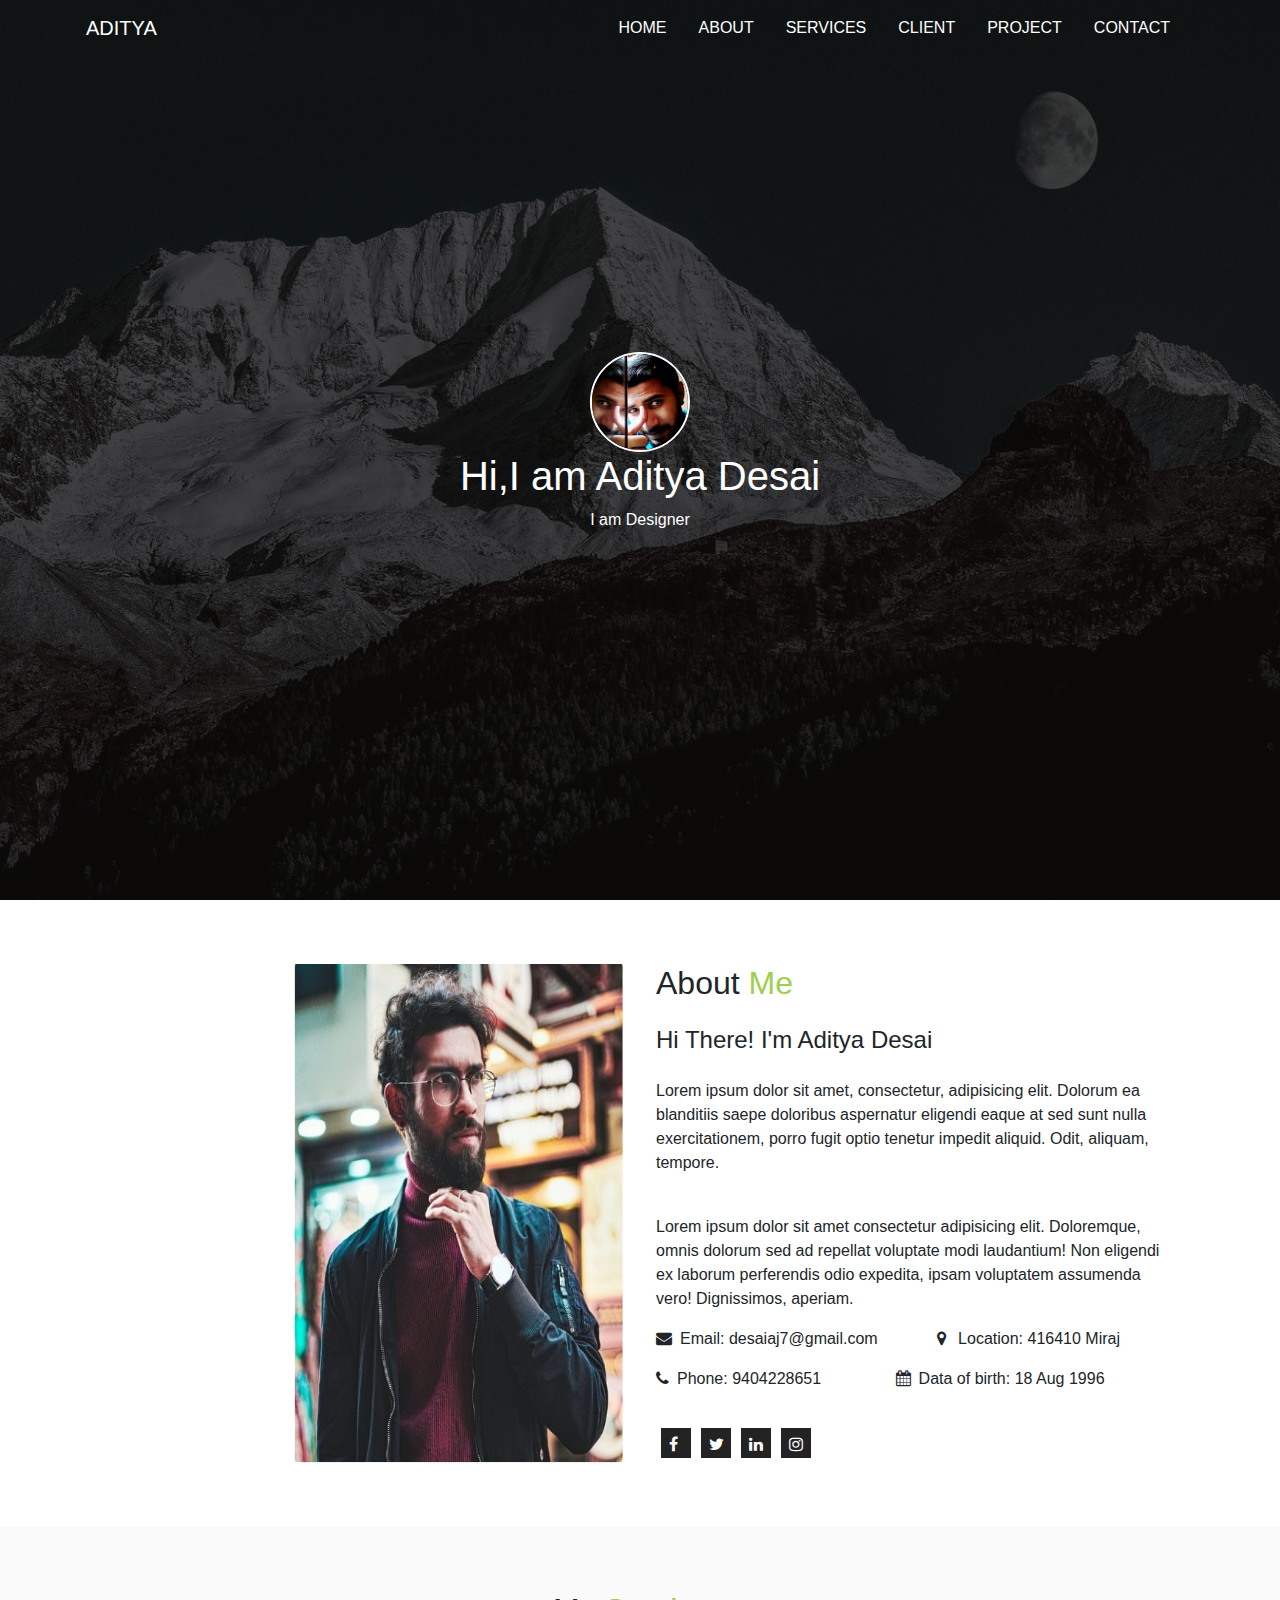
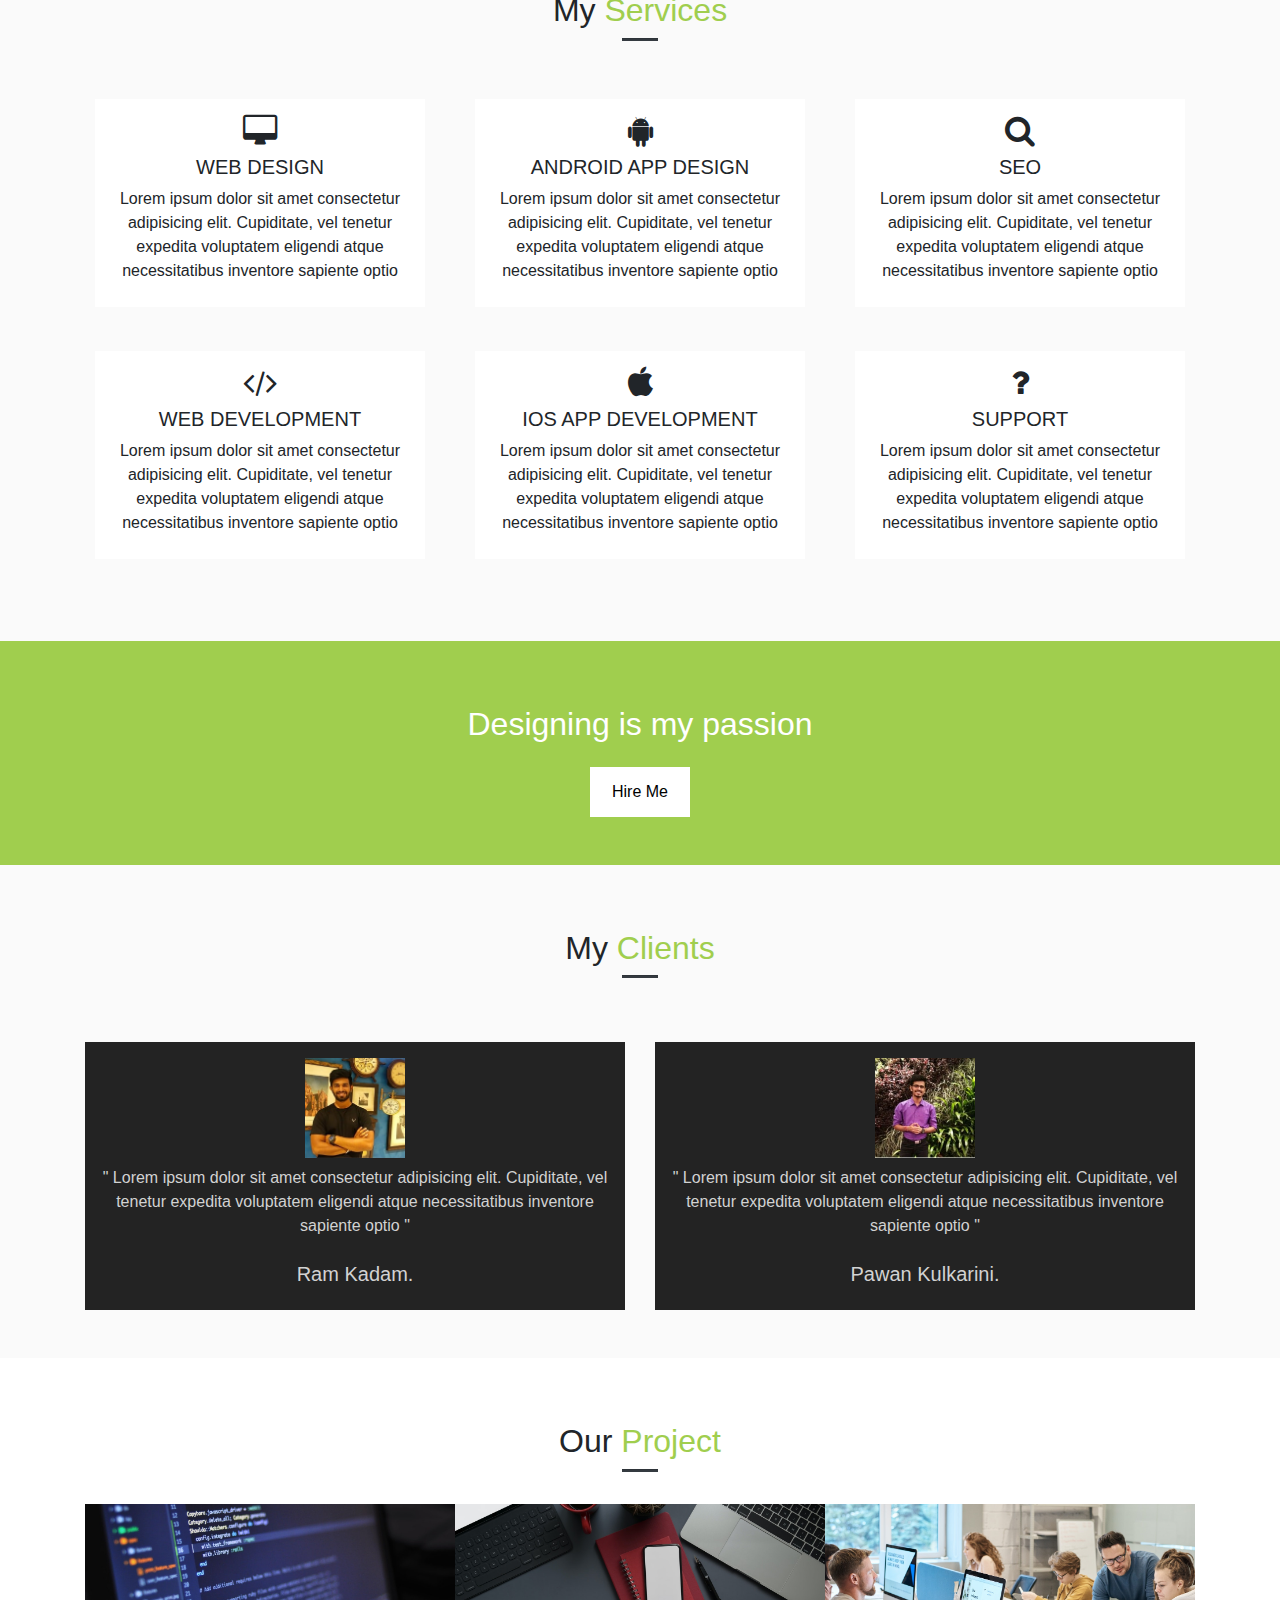
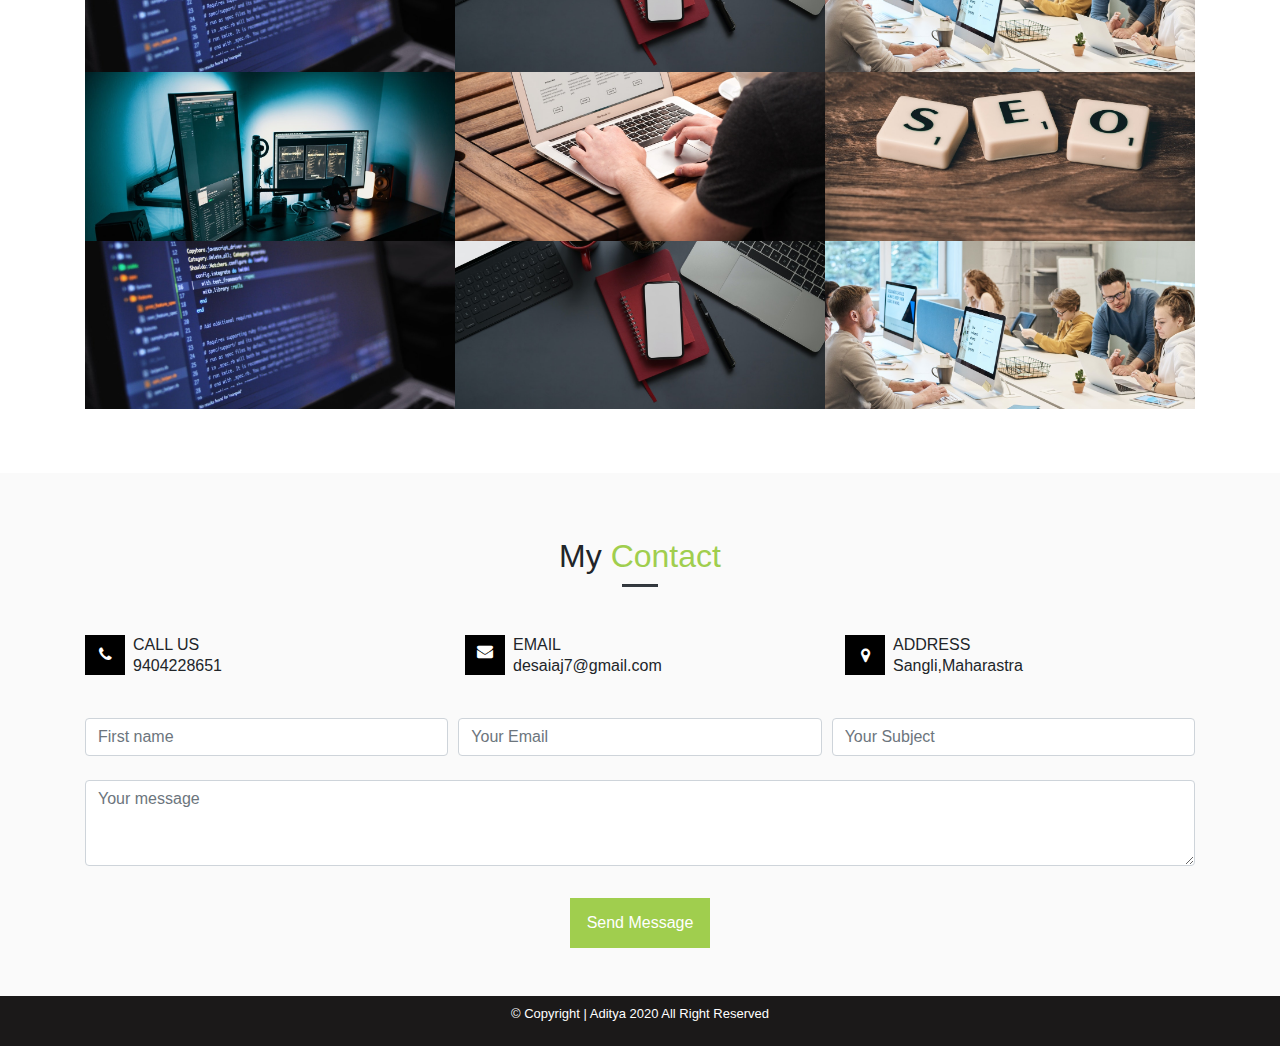
<file: resources/Portfolio_Site/index.html>
<!DOCTYPE html>
<html>
<head>
	<meta charset="utf-8">
	<meta name="viewport" content="width=device-width, initial-scale=1">
	<meta http-equiv="X-UA-Compatible" content="IE=edge">
	<title>Portfolio site</title>
	<link rel="stylesheet" href="css/style.css">
	<link rel="stylesheet" href="https://maxcdn.bootstrapcdn.com/bootstrap/4.5.2/css/bootstrap.min.css">
	<link rel="stylesheet" href="https://stackpath.bootstrapcdn.com/font-awesome/4.7.0/css/font-awesome.min.css" integrity="sha384-wvfXpqpZZVQGK6TAh5PVlGOfQNHSoD2xbE+QkPxCAFlNEevoEH3Sl0sibVcOQVnN" crossorigin="anonymous">
  
</head>
<body>
	<div>
		<section id="hero">
			<nav class="navbar navbar-expand-lg text-white bg-transparent container">
			  <a class="navbar-brand text-white" href="#">ADITYA</a>
			  <button class="navbar-toggler" type="button" data-toggle="collapse" data-target="#navbarNav" aria-controls="navbarNav" aria-expanded="false" aria-label="Toggle navigation">
			    <span class="navbar-toggler-icon "></span>
			  </button>
			  <div class="collapse navbar-collapse" id="navbarNav">
			    <ul class="navbar-nav ml-auto">
			      <li class="nav-item active mr-3">
			        <a class="nav-link text-uppercase" href="#">Home</a>
			      </li>
			      <li class="nav-item active mr-3">
			        <a class="nav-link text-uppercase" href="#">About</a>
			      </li>
			      <li class="nav-item active mr-3">
			        <a class="nav-link text-uppercase" href="#">Services</a>
			      </li>
			      <li class="nav-item active mr-3">
			        <a class="nav-link text-uppercase" href="#">Client</a>
			      </li>
			      <li class="nav-item active mr-3">
			        <a class="nav-link text-uppercase" href="#">Project</a>
			      </li>
			      <li class="nav-item active mr-3">
			        <a class="nav-link text-uppercase" href="#">Contact</a>
			      </li>  	
			    </ul>
			  </div>
			</nav>
			
				<div class="hero-text">
					
						<img src="img/Adityaimg1.jpg" alt="">
					
					
				    <h1>Hi,I am Aditya Desai</h1>
				    <p>I am Designer</p>
  				</div>
			
		</section>

<!-- About Us -->

		<section id="AboutMe" class="py-5">
			<div class="container">
				<div class="row no-gutters">
					<div class="col-lg-6 col-md-6 p-3 d-flex justify-content-end aboutimg">
						<img src="img/man.jpg" alt="" id="AboutImg" class="">
						<div class="middle">
						    <div class="text">Aditya Desai</div>
						</div>
					</div>
					<div class="col-lg-6 col-md-6 p-3">
						<h2 class="mb-4">About <span style="color: #a0ce4e">Me</span></h2>
						<h4 class="mb-4">Hi There! I'm Aditya Desai</h4>
						<p>Lorem ipsum dolor sit amet, consectetur, adipisicing elit. Dolorum ea blanditiis saepe doloribus aspernatur eligendi eaque at sed sunt nulla exercitationem, porro fugit optio tenetur impedit aliquid. Odit, aliquam, tempore.</p>
						<br/>
						<p>Lorem ipsum dolor sit amet consectetur adipisicing elit. Doloremque, omnis dolorum sed ad repellat voluptate modi laudantium! Non eligendi ex laborum perferendis odio expedita, ipsam voluptatem assumenda vero! Dignissimos, aperiam.</p>
						<div class="d-flex">
							<p><i class="fa fa-envelope mr-2" aria-hidden="true"></i>Email: desaiaj7@gmail.com </p>
							<p class="mx-auto"><i class="fa fa-map-marker mr-2" aria-hidden="true"></i> Location: 416410 Miraj </p>
						</div>
						<div class="d-flex">
							<p><i class="fa fa-phone mr-2" aria-hidden="true"></i>Phone: 9404228651</p>
							<p class="mx-auto"><i class="fa fa-calendar mr-2" aria-hidden="true"></i>Data of birth:  18 Aug 1996</p>
						</div>
						<div class="d-flex mt-3">
							<div class="icons">
								<a href="#"><i class="fa fa-facebook pl-2 pt-2 text-white" aria-hidden="true"></i></a>
							</div>
							<div class="icons">
								<a href="#"><i class="fa fa-twitter pl-2 pt-2 text-white" aria-hidden="true"></i></a>
							</div>
							<div class="icons">
								<a href="#"><i class="fa fa-linkedin pl-2 pt-2 text-white" aria-hidden="true"></i></a>
							</div>
							<div class="icons">
							<a href="#"><i class="fa fa-instagram pl-2 pt-2 text-white" aria-hidden="true"></i></a>
							</div>
						</div>
					</div>
				</div>
			</div>
		</section>
		<!-- My Services -->
		<section id="services" class="py-5">
			<div class="container text-center">
				<h2 class="pt-3">My <span style="color:#a0ce4e">Services</span></h2>
				<hr class="mx-auto bg-dark mb-5 mt-0" style="height:2px;width: 36px;">
				<div class="row">
						<div class="col-12 col-md-4 col-lg-4">
							<div class="portdiv text-center p-3">
								<i class="fa fa-desktop fa-2x mb-2" aria-hidden="true"></i>
								<h5 class="text-uppercase">web Design</h5>
								<p class="my-2">Lorem ipsum dolor sit amet consectetur adipisicing elit. Cupiditate, vel tenetur expedita voluptatem eligendi atque necessitatibus inventore sapiente optio</p>
							</div>
						</div>
						<div class="col-12 col-md-4 col-lg-4">
							<div class="portdiv text-center p-3">
								<i class="fa fa-android mb-2 fa-2x" aria-hidden="true"></i>
								<h5 class="text-uppercase">Android App design</h5>
								<p class="my-2">Lorem ipsum dolor sit amet consectetur adipisicing elit. Cupiditate, vel tenetur expedita voluptatem eligendi atque necessitatibus inventore sapiente optio</p>
							</div>
						</div>
						<div class="col-12 col-md-4 col-lg-4">
							
							<div class="portdiv text-center p-3">
								<i class="fa fa-search mb-2 fa-2x" aria-hidden="true"></i>
								<h5 class="text-uppercase">seo</h5>
								<p class="my-2">Lorem ipsum dolor sit amet consectetur adipisicing elit. Cupiditate, vel tenetur expedita voluptatem eligendi atque necessitatibus inventore sapiente optio</p>
							</div>
							
						</div>
				</div>
				<div class="row my-4">
						<div class="col-12 col-md-4 col-lg-4">
							
								<div class="portdiv text-center p-3">
								<i class="fa fa-code mb-2 fa-2x" aria-hidden="true"></i>
								<h5 class="text-uppercase">web Development</h5>
								<p class="my-2">Lorem ipsum dolor sit amet consectetur adipisicing elit. Cupiditate, vel tenetur expedita voluptatem eligendi atque necessitatibus inventore sapiente optio</p>
								</div>
							
						</div>
						<div class="col-12 col-md-4 col-lg-4">
							
								<div class="portdiv text-center p-3">
								<i class="fa fa-apple mb-2 fa-2x" aria-hidden="true"></i>
								<h5 class="text-uppercase">ios app development</h5>
								<p class="my-2">Lorem ipsum dolor sit amet consectetur adipisicing elit. Cupiditate, vel tenetur expedita voluptatem eligendi atque necessitatibus inventore sapiente optio</p>
								</div>
							
						</div>
						<div class="col-12 col-md-4 col-lg-4">
							
								<div class="portdiv text-center p-3">
								<i class="fa fa-question mb-2 fa-2x" aria-hidden="true"></i>
								<h5 class="text-uppercase">support</h5>
								<p class="my-2">Lorem ipsum dolor sit amet consectetur adipisicing elit. Cupiditate, vel tenetur expedita voluptatem eligendi atque necessitatibus inventore sapiente optio</p>
								</div>
							
						</div>
				</div>
			</div>
		</section>
		<!-- Passion -->
		<section id="passion" class="text-center py-5">
			<div class="container">
				<h2 class="text-white mt-3">Designing is my passion</h2>
				<button type="button" class="mt-3">Hire Me</button>
			</div>
		</section>
		<!-- My clients -->
		<section id="clients" class="py-5">
			<div class="container text-center">
				<h2 class="pt-3">My <span style="color:#a0ce4e">Clients</span></h2>
				<hr class="mx-auto bg-dark mb-5 mt-0" style="height:2px;width: 36px;">

				<div class="row">
					<div class="col-md-6 col-lg-6 mt-3">
						<div class="portdiv text-center p-3">
								<img src="img/pre4.jpg" alt="" class="clientimg">
								
								<p class="my-2">" Lorem ipsum dolor sit amet consectetur adipisicing elit. Cupiditate, vel tenetur expedita voluptatem eligendi atque necessitatibus inventore sapiente optio "</p>
								<h5 class="mt-4">Ram Kadam.</h5>
						</div>
					</div>
					<div class="col-md-6 col-lg-6 mt-3">
						<div class="portdiv text-center p-3">
								<img src="img/pre5.jpg" alt="" class="clientimg">
								
								<p class="my-2">" Lorem ipsum dolor sit amet consectetur adipisicing elit. Cupiditate, vel tenetur expedita voluptatem eligendi atque necessitatibus inventore sapiente optio "</p>
								<h5 class="mt-4">Pawan Kulkarini.</h5>
						</div>
					</div>
				</div>
			</div>
			
		</section>
		<!-- Projects -->
		<section id="projects" class="py-5">
        	<div class="container text-center">
        		<h2 class="pt-3">Our <span style="color:#a0ce4e">Project</span></h2>
				<hr class="mx-auto bg-dark mb-5 mt-0" style="height:2px;width: 36px;">
            <div class="row no-gutters">
              <div class="col-md-4 col-10 col-xxl-4 mx-auto"> 
                <figure>
                  <img src="img/pro1.jpg" alt="galimg" class="img-fluid">
                </figure>
              </div>
              <div class="col-md-4 col-10 col-xxl-4 mx-auto"> 
                <figure>
                  <img src="img/pro2.jpg" alt="galimg" class="img-fluid">
                </figure>
              </div>
              <div class="col-md-4 col-10 col-xxl-4 mx-auto"> 
                <figure>
                  <img src="img/pro3.jpg" alt="galimg" class="img-fluid">
                </figure>
              </div>
              <div class="col-md-4 col-10 col-xxl-4 mx-auto"> 
                <figure>
                  <img src="img/pro4.jpg" alt="galimg" class="img-fluid">
                </figure>
              </div>
              <div class="col-md-4 col-10 col-xxl-4 mx-auto"> 
                <figure>
                  <img src="img/pro5.jpg" alt="galimg" class="img-fluid">
                </figure>
              </div>
              <div class="col-md-4 col-10 col-xxl-4 mx-auto"> 
                <figure>
                  <img src="img/pro6.jpg" alt="galimg" class="img-fluid">
                </figure>
              </div>
              <div class="col-md-4 col-10 col-xxl-4 mx-auto"> 
                <figure>
                  <img src="img/pro1.jpg" alt="galimg" class="img-fluid">
                </figure>
              </div>
              <div class="col-md-4 col-10 col-xxl-4 mx-auto"> 
                <figure>
                  <img src="img/pro2.jpg" alt="galimg" class="img-fluid">
                </figure>
              </div>
              <div class="col-md-4 col-10 col-xxl-4 mx-auto"> 
                <figure>
                  <img src="img/pro3.jpg" alt="galimg" class="img-fluid">
                </figure>
              </div>


            </div>  
        </div>
        </section>
        <!-- My Contact -->
        <section id="contact" class="py-5">
        	<div class="container text-center">
        		<h2 class="pt-3">My <span style="color:#a0ce4e">Contact</span></h2>
				<hr class="mx-auto bg-dark mb-5 mt-0" style="height:2px;width: 36px;">

					<div class="row text-center">
						<div class="col-lg-4 col-md-4 d-flex">
							<div class="icons2 px-2 py-2  mr-2">
								<i class="fa fa-phone" aria-hidden="true"></i>
							</div>
							<div class="mr-auto text-justify">
								<h6 class="mb-0">CALL US</h6>
								<p class="mt-0">9404228651</p>
							</div>
						</div>
						<div class="col-lg-4 col-md-4 d-flex">
							<div class="icons2 mr-2">
								<i class="fa fa-envelope mr-2 pl-2 pt-2" aria-hidden="true"></i>
							</div>
							<div class="mr-auto text-justify">
								<h6 class="mb-0">EMAIL</h6>
								<p class="mt-0">desaiaj7@gmail.com</p>
							</div>
						</div>
						<div class="col-lg-4 col-md-4 d-flex">
							<div class="icons2 px-2 py-1 mr-2">
								<i class="fa fa-map-marker mr-2 pl-2 pt-2" aria-hidden="true"></i>
							</div>
							<div class="mr-auto text-justify">
								<h6 class="mb-0">ADDRESS</h6>
								<p class="mt-0">Sangli,Maharastra</p>
							</div>
						</div>
					</div>
					<div class="row">
						<div class="col-lg-12">
							<form>
							  <div class="form-row mt-4">
							    <div class="col">
							      <input type="text" class="form-control" placeholder="First name">
							    </div>
							    <div class="col">
							      <input type="email" class="form-control" placeholder="Your Email">
							    </div>
							    <div class="col">
							      <input type="text" class="form-control" placeholder="Your Subject">
							    </div>
							  </div>
							  <div class="form-group mt-4">
							    
							    <textarea class="form-control" id="exampleFormControlTextarea1" rows="3" placeholder="Your message"></textarea>
							  </div>
							  <button type="button" class="mt-3">Send Message</button>
							</form>
						</div>
					</div>

			</div>
        </section>
        <footer id="footer" class="pt-2">
        	<p>&copy; Copyright | Aditya 2020 All Right Reserved</p>
        </footer>
	</div>


  <script src="https://ajax.googleapis.com/ajax/libs/jquery/3.5.1/jquery.min.js"></script>
  <script src="https://cdnjs.cloudflare.com/ajax/libs/popper.js/1.16.0/umd/popper.min.js"></script>
  <script src="https://maxcdn.bootstrapcdn.com/bootstrap/4.5.2/js/bootstrap.min.js"></script>
</body>
</html>
</file>
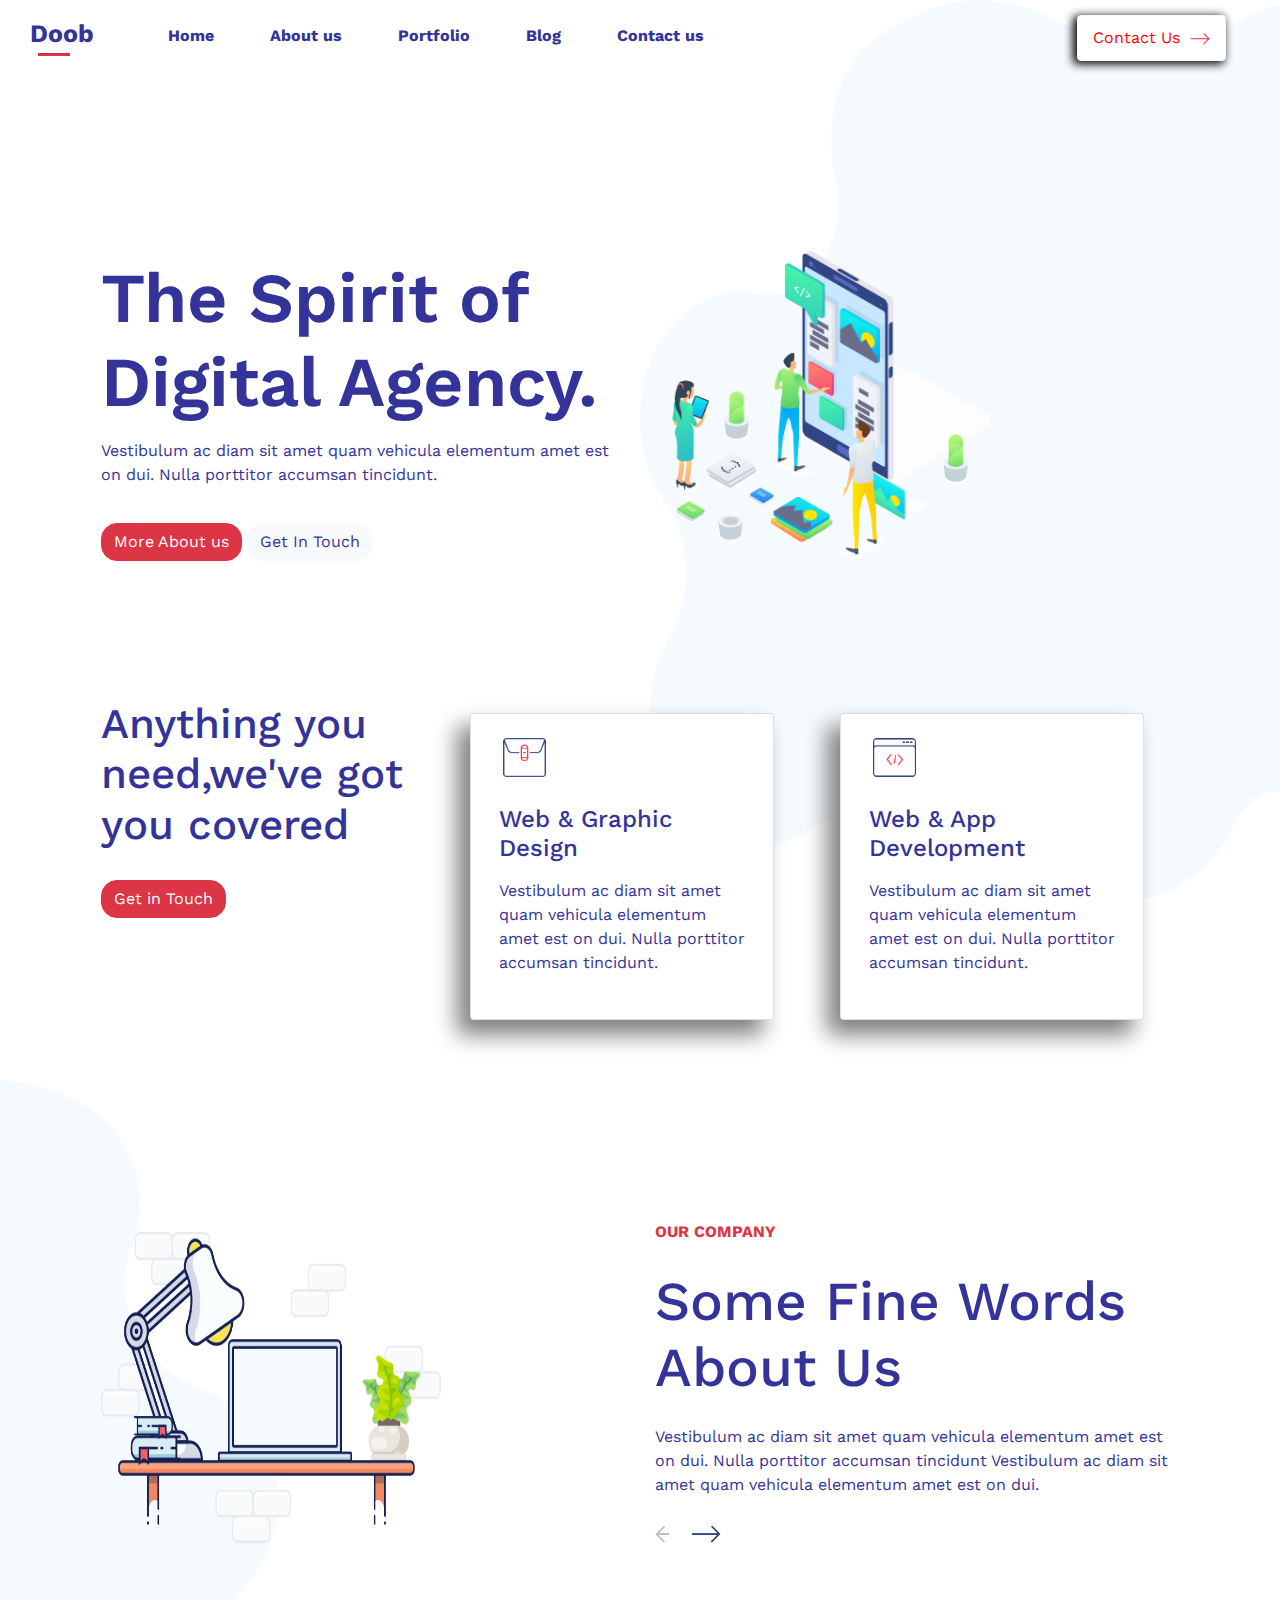
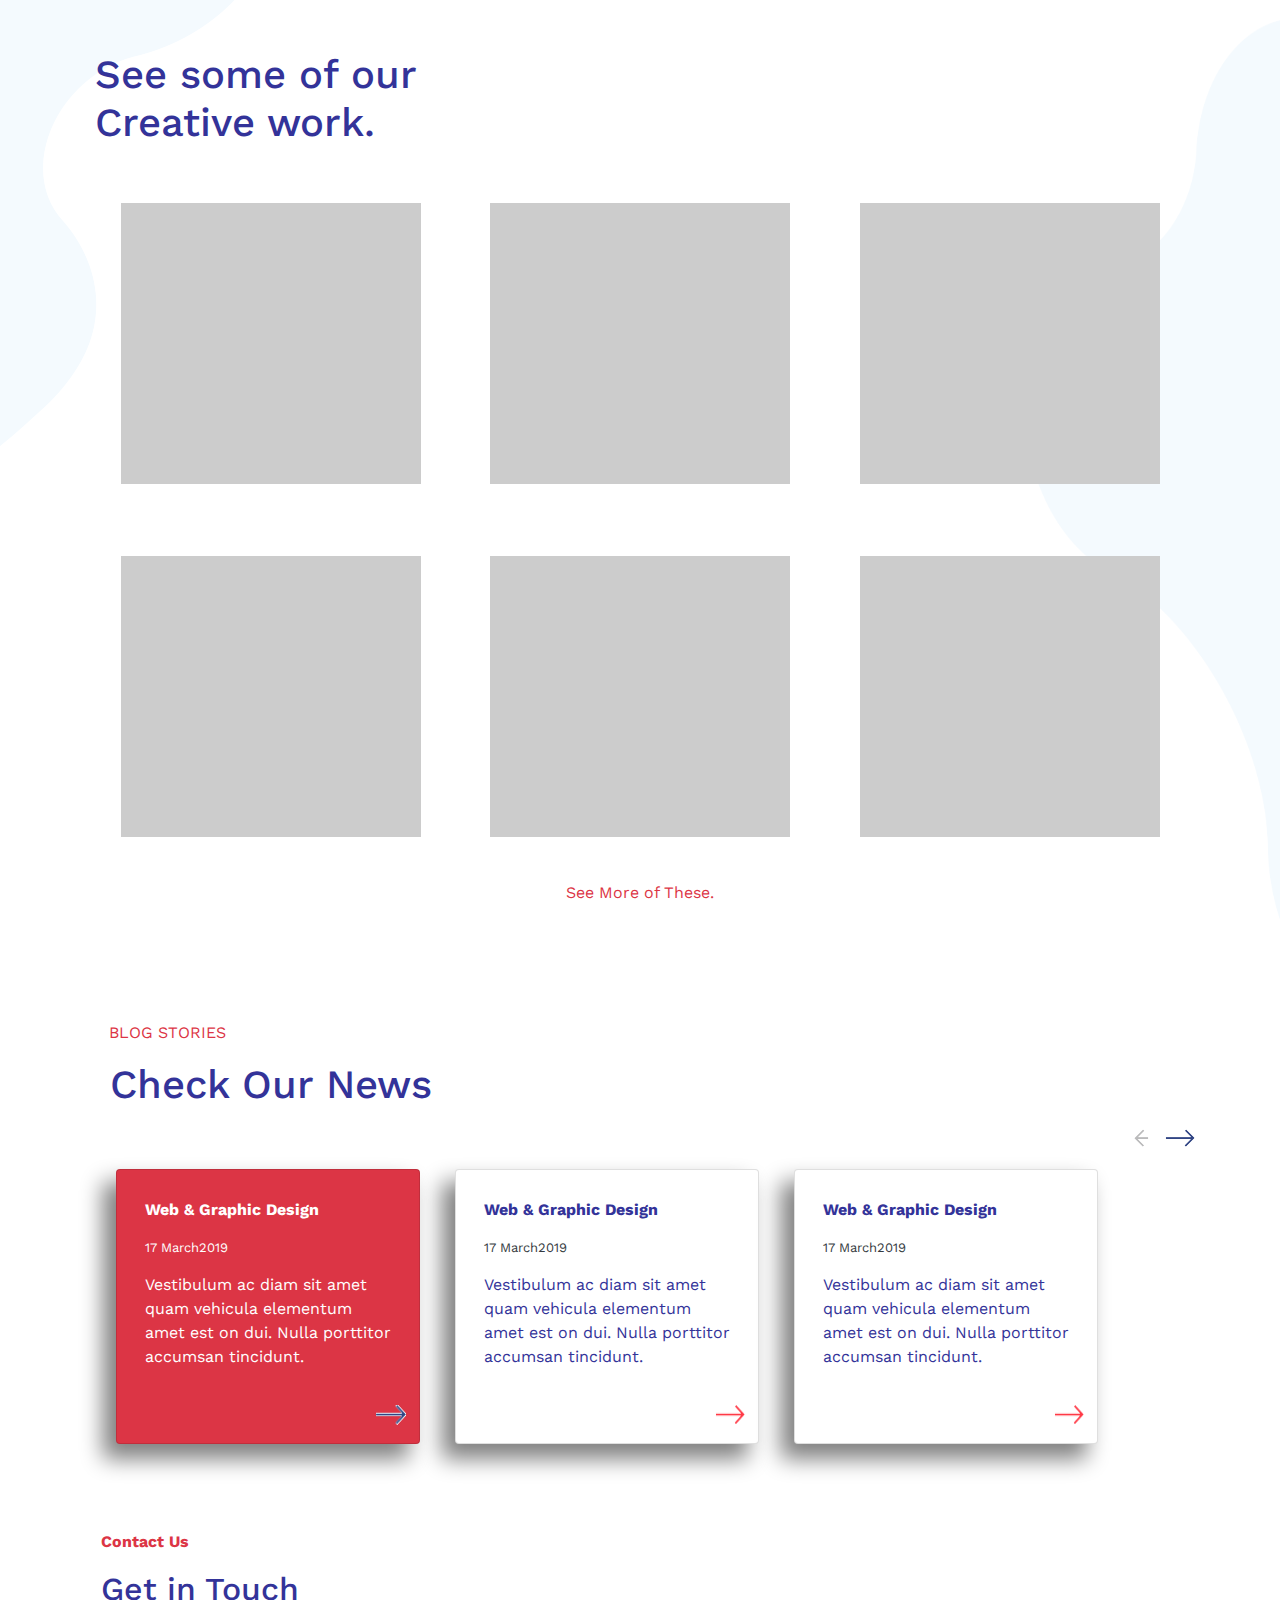
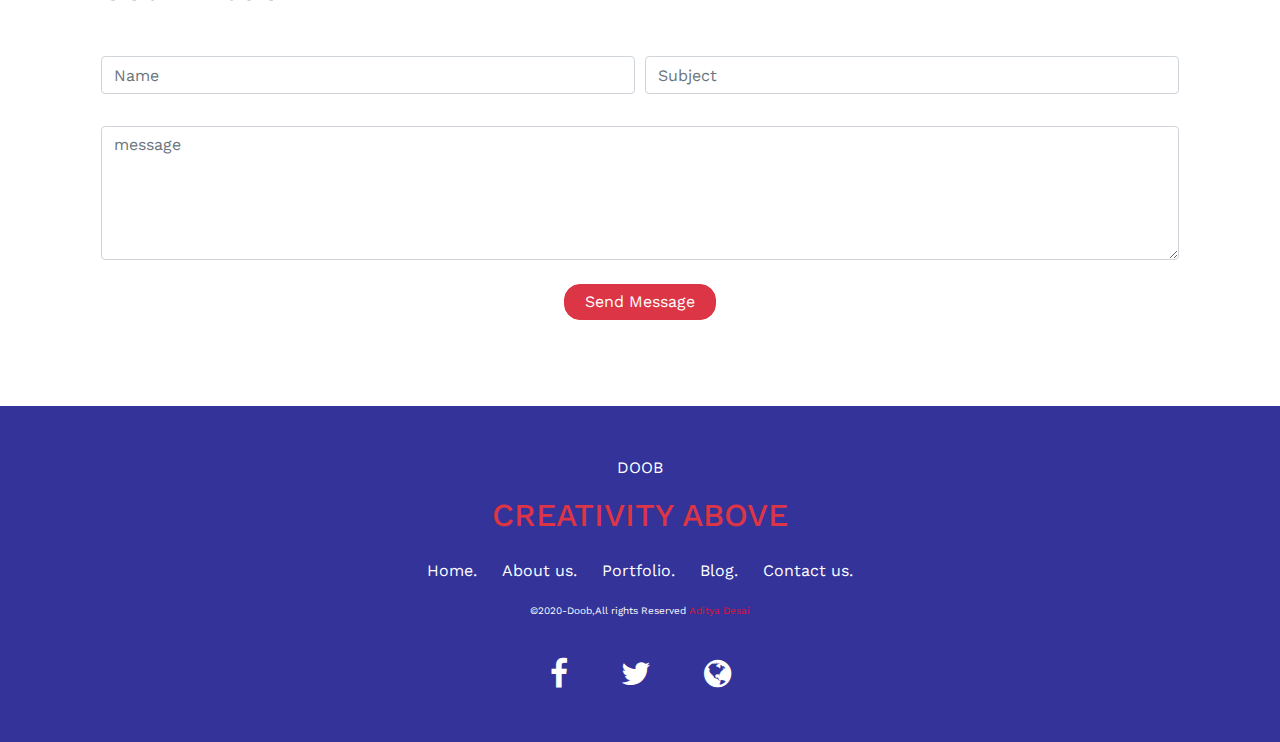
<file: resources/PSD_boostrap_web4/index.html>
<!DOCTYPE html>
<html lang="en">
<head>
  <title>Bootstrap 4 Example</title>
  <meta charset="utf-8">
  <meta name="viewport" content="width=device-width, initial-scale=1">
  <link rel="stylesheet" href="https://maxcdn.bootstrapcdn.com/bootstrap/4.4.1/css/bootstrap.min.css">
  <script src="https://ajax.googleapis.com/ajax/libs/jquery/3.5.1/jquery.min.js"></script>
  <script src="https://cdnjs.cloudflare.com/ajax/libs/popper.js/1.16.0/umd/popper.min.js"></script>
  <script src="https://maxcdn.bootstrapcdn.com/bootstrap/4.4.1/js/bootstrap.min.js"></script>
  <link href="https://stackpath.bootstrapcdn.com/font-awesome/4.7.0/css/font-awesome.min.css" rel="stylesheet" integrity="sha384-wvfXpqpZZVQGK6TAh5PVlGOfQNHSoD2xbE+QkPxCAFlNEevoEH3Sl0sibVcOQVnN" crossorigin="anonymous">
  <link href="https://fonts.googleapis.com/css2?family=Work+Sans:wght@600&display=swap" rel="stylesheet">
  <link rel="stylesheet" type="text/css" href="css/style.css">
</head>
<body>
<div class="container-fluid p-0">
<!--------Nav Bar------->
	<section id="nav-bar">
		<nav class="navbar navbar-expand-lg ">
		  <a class="navbar-brand" href="#" style="color:#333399; font-weight:bold">Doob<hr class="bg-danger w-50 m-0 p-0 ml-2"></a>
			
		  <button class="navbar-toggler" type="button" data-toggle="collapse" data-target="#navbarNav" aria-controls="navbarNav" aria-expanded="false" aria-label="Toggle navigation">
		    <i class="fa fa-bars mt-2 navbar-toggler-icon" aria-hidden="true"></i>
		  </button>
		  <div class="collapse navbar-collapse" id="navbarNav">
		    <ul class="navbar-nav">
		      <li class="nav-item">
		        <a class="nav-link" href="#" style="color:#333399;">Home</a>
		      </li>
		      <li class="nav-item">
		        <a class="nav-link" href="#" style="color:#333399;">About us</a>
		      </li>
		      <li class="nav-item">
		        <a class="nav-link" href="#" style="color:#333399;">Portfolio</a>
		      </li>
		      <li class="nav-item">
		        <a class="nav-link" style="color:#333399;">Blog</a>
		      </li>
		      <li class="nav-item">
		        <a class="nav-link" style="color:#333399;">Contact us</a>
		      </li>
		    </ul>
		    <a href="#" class="btn btn-light ml-auto mr-4">Contact Us<img src="images/illustration/navarrow.png" alt="no img"></a>
		  </div>
		</nav>
	</section>

	<!-------Hero------->
	<section id="hero">
		
		<div class="container">
			<img src="images/illustration/hero2.png" alt="" class="backimg">
			<div class="row p-3">
				<div class="col-lg-6 mb-3">
					<h2>The Spirit of Digital Agency.</h2>
					<p>Vestibulum ac diam sit amet quam vehicula elementum amet est on dui. Nulla porttitor accumsan tincidunt.</p>
					<a href="#" class="btn btn-danger herobtn1">More About us</a>
					<a href="#" class="btn btn-light herobtn2">Get In Touch</a>
				</div> 
				<div class="col-lg-6">
					<img src="images/illustration/hero1.png" alt="no img" class="heroimg ml-3">
				</div> 
			</div>
		</div>
	</section>

	<!--Services-->

	 <section id="service">
		<div class="container">
			<div class="row p-3">
				<div class="col-md-4">
					<h2>Anything you need,we've got you covered</h2>
					<a href="#" class="btn btn-danger serbtn">Get in Touch</a>
				</div>
				<div class="col-md-4 srvcard">
					<div class="card p-2 mt-4"style="width: 19rem;">
						<img src="images/illustration/service1.png" alt="" class="p-2 ml-3 mt-2">
					  <div class="card-body">
					    <h4 class="mb-3">Web & Graphic Design</h4>
					    <p>Vestibulum ac diam sit amet quam vehicula elementum amet est on dui. Nulla porttitor accumsan tincidunt.</p>
					  </div>
					</div>
				</div>
				<div class="col-md-4 srvcard">
					<div class="card p-2 mt-4" style="width: 19rem;">
						<img src="images/illustration/service2.png" alt=""class="p-2 ml-3 mt-2">
					  <div class="card-body">
					    <h4 class="mb-3">Web & App Development</h4>
					    <p>Vestibulum ac diam sit amet quam vehicula elementum amet est on dui. Nulla porttitor accumsan tincidunt.</p>
					  </div>
					</div>
				</div>
			</div>
		</div>
	</section>

	<!--------About Us------>
	 <section id="Aboutus">
		<div class="container aboutus">
			<div class="row p-3">
				<div class="col-md-6">
					<img src="images/illustration/About2.png" alt="No img" class="aboutimg1">
				</div>
				<div class="col-md-6">
					<p class="text-uppercase mb-4 mt-2 text-danger font-weight-bold">our company</p>
					<h2>Some Fine Words About Us</h2>
					<p class="mb-4">Vestibulum ac diam sit amet quam vehicula elementum amet est on dui. Nulla porttitor accumsan tincidunt Vestibulum ac diam sit amet quam vehicula elementum amet est on dui.</p>
					<img src="images/illustration/aboutleftarrow.png" alt="" class="mr-3">
					<img src="images/illustration/aboutrightarrow.png" alt="">
				</div>
			</div>
		</div>
		<img src="images/illustration/About1.png" alt="" class="shape">
		<img src="images/illustration/About3.png" alt="" class="shape2">
	</section>

<!-------Portfolio------->
	<section id="portfolio">
		<div class="container align-items-center">
			
			
				<h2>See some of our <br> Creative work.</h2>
			
			
			<div class="row p-3 port1">
				<div class="col-md-4 port">
					<div class="portdiv">
						
					</div>
				</div>
				<div class="col-md-4 port">
					<div class="portdiv">
						
					</div>
				</div>
				<div class="col-md-4 port">
					<div class="portdiv">
						
					</div>
				</div>
			</div>
			<div class="row p-3 port2">
				<div class="col-md-4 port">
					<div class="portdiv">
						
					</div>
				</div>
				<div class="col-md-4 port">
					<div class="portdiv">
						
					</div>
				</div>
				<div class="col-md-4 port">
					<div class="portdiv">
						
					</div>
				</div>
			</div>
		</div>
		<p class="text-danger text-center mt-2 mb-3">See More of These.</p>
	</section>

	<!--Blog-->
	<section id="blog">
		<div class="container">
			<p class="text-uppercase text-danger ml-4">blog stories</p>
			<h2>Check Our News</h2>
			<img src="images/illustration/aboutrightarrow.png" alt="" class="ml-auto float-right">
			<img src="images/illustration/aboutleftarrow.png" alt="" class="mr-3 float-right">
			
			
			<div class="row p-3">
				<div class="col-md-4">
					<div class="card p-2 mt-4 bg-danger text-white"style="width: 19rem;">
					  <div class="card-body">
					    <p class="mb-3 font-weight-bold">Web & Graphic Design</p>
					    <p class="date">17 March2019</p>
					    <p>Vestibulum ac diam sit amet quam vehicula elementum amet est on dui. Nulla porttitor accumsan tincidunt.</p>
					  </div>
					  <img src="images/illustration/rightarrow.png" alt="" class="blogimg ">
					</div>
				</div>
				<div class="col-md-4">
					<div class="card p-2 mt-4"style="width: 19rem;">
						
					  <div class="card-body">
					    <p class="mb-3 font-weight-bold">Web & Graphic Design</p>
					    <p class="date text-dark">17 March2019</p>
					    <p>Vestibulum ac diam sit amet quam vehicula elementum amet est on dui. Nulla porttitor accumsan tincidunt.</p>
					  </div>
					  <img src="images/illustration/navarrow.png" alt=""class="blogimg">
					</div>
				</div>
				<div class="col-md-4">
					<div class="card p-2 mt-4"style="width: 19rem;">
						
					  <div class="card-body">
					    <p class="mb-3 font-weight-bold">Web & Graphic Design</p>
						<p class="date text-dark">17 March2019</p>
					    <p>Vestibulum ac diam sit amet quam vehicula elementum amet est on dui. Nulla porttitor accumsan tincidunt.</p>
					  </div>
					  <img src="images/illustration/navarrow.png" alt=""class="blogimg">
					</div>
				</div>
			</div>
		</div>
	</section>

	<!-- Contact Us -->


	<section id="contactus">
		<div class="container">
			 <p class="text-capitalize text-danger font-weight-bold ml-3">contact us</p>
			 <h2 class="ml-3">Get in Touch</h2>
			 <div class="row p-3">
				<div class="col-md-12">
					<form action="" class="mt-4">
						<div class="form-row">
							<div class="col">
								<input type="text" class="form-control text-primary" placeholder="Name">
							</div>
							<div class="col">
								<input type="text" class="form-control text-primary" placeholder="Subject">
							</div>
						</div>
						
						<div class="form-row mt-3">
							<div class="col">
								<!-- <label for="" class="" style="color: crimson">Comment</label> -->
								<textarea name="" id="" cols="30" rows="5" class="form-control mt-3 text-primary" placeholder="message"></textarea>
							</div>
						</div>
						<div class="text-center mt-4">
							<button class="btn btn-danger sendmsg">Send Message</button>	
						</div>
						
					</form>
				</div>
			</div>
		</div>
	</section>
	<!-- footer -->
	<footer id="footer">
		<p>DOOB</p>
		<h2 class="text-uppercase text-danger mb-4">creativity above</h2>
		<ul>
			<li>Home.</li>
			<li>About us.</li>
			<li>Portfolio.</li>
			<li>Blog.</li>
			<li>Contact us.</li>
		</ul>
		<p class="text-center">
			 &copy;2020-Doob,All rights Reserved <span style="color: crimson">Aditya Desai</span>
		</p>
		<i class="fa fa-facebook fa-2x mr-5 mt-4" aria-hidden="true"></i>
		<i class="fa fa-twitter fa-2x mt-4" aria-hidden="true"></i>
		<i class="fa fa-globe fa-2x ml-5 mt-4" aria-hidden="true"></i>
	</footer>
</div>
</body>
</html>
</file>
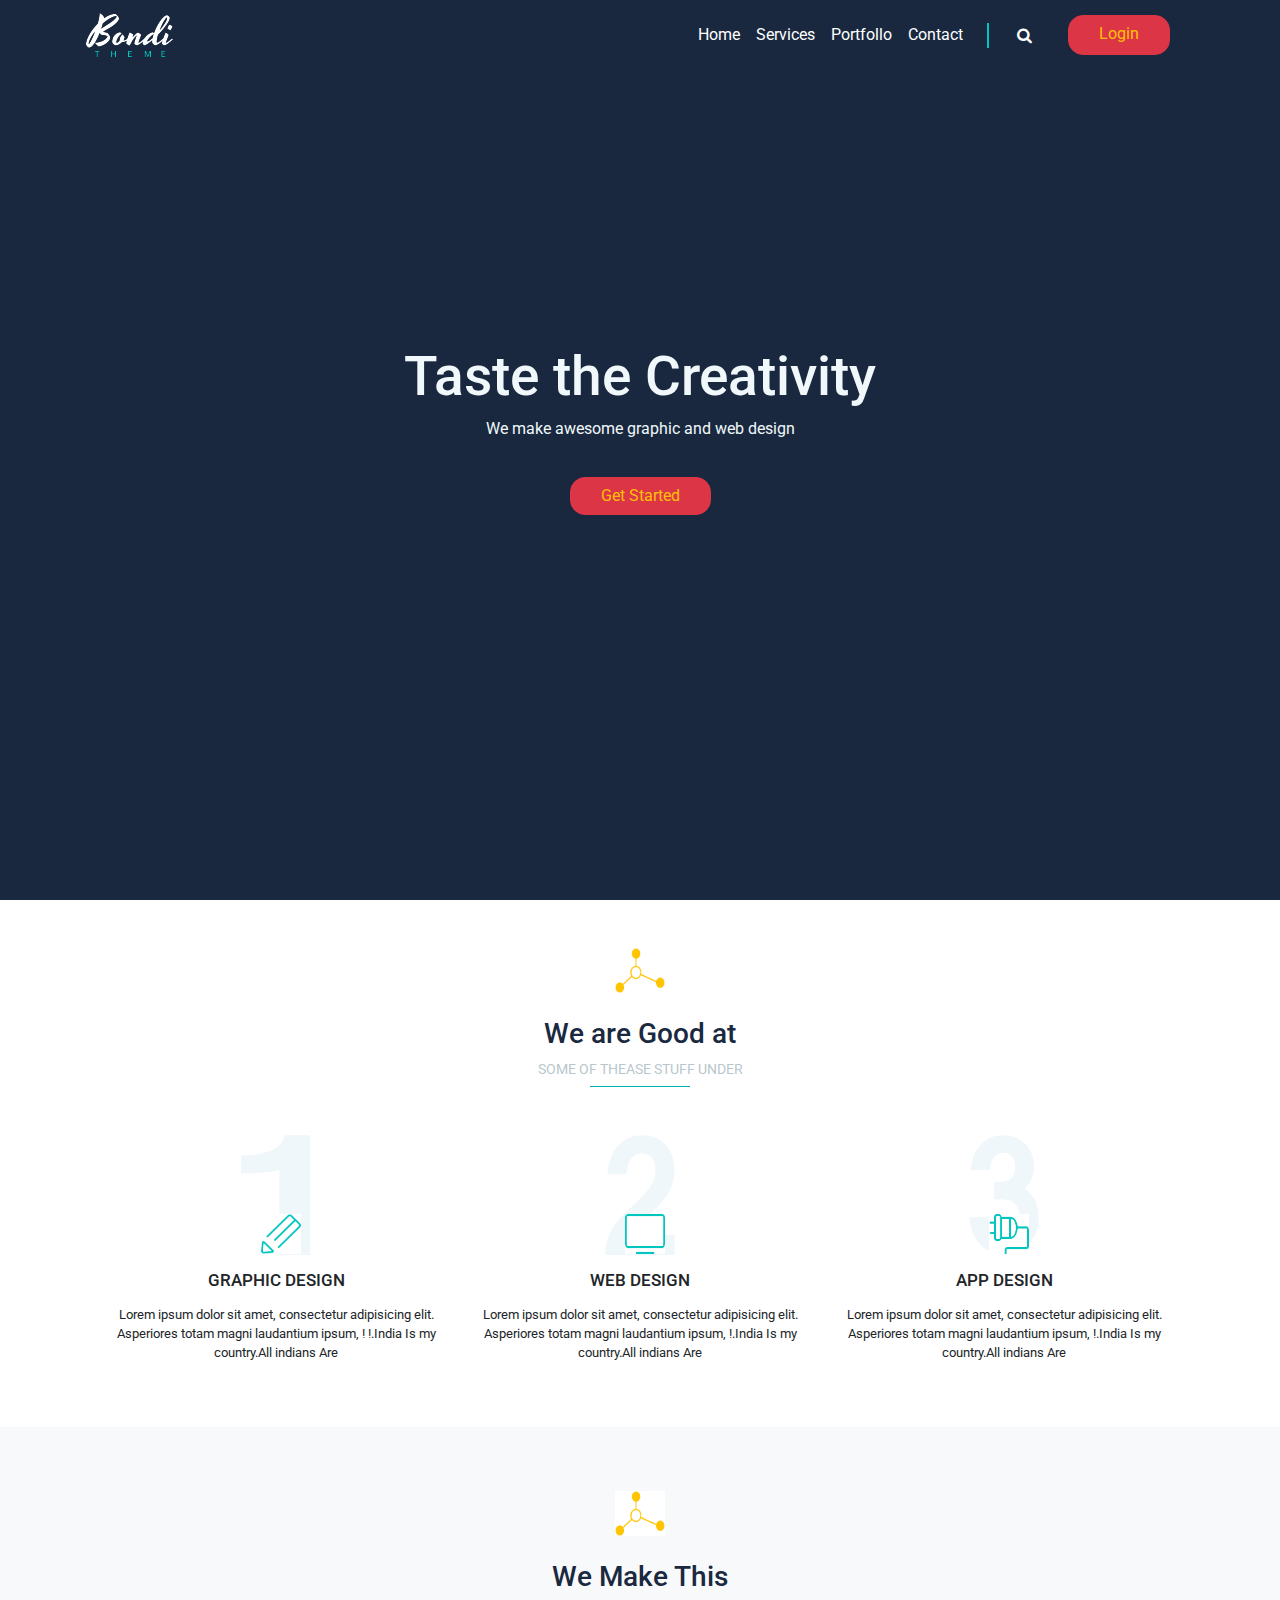
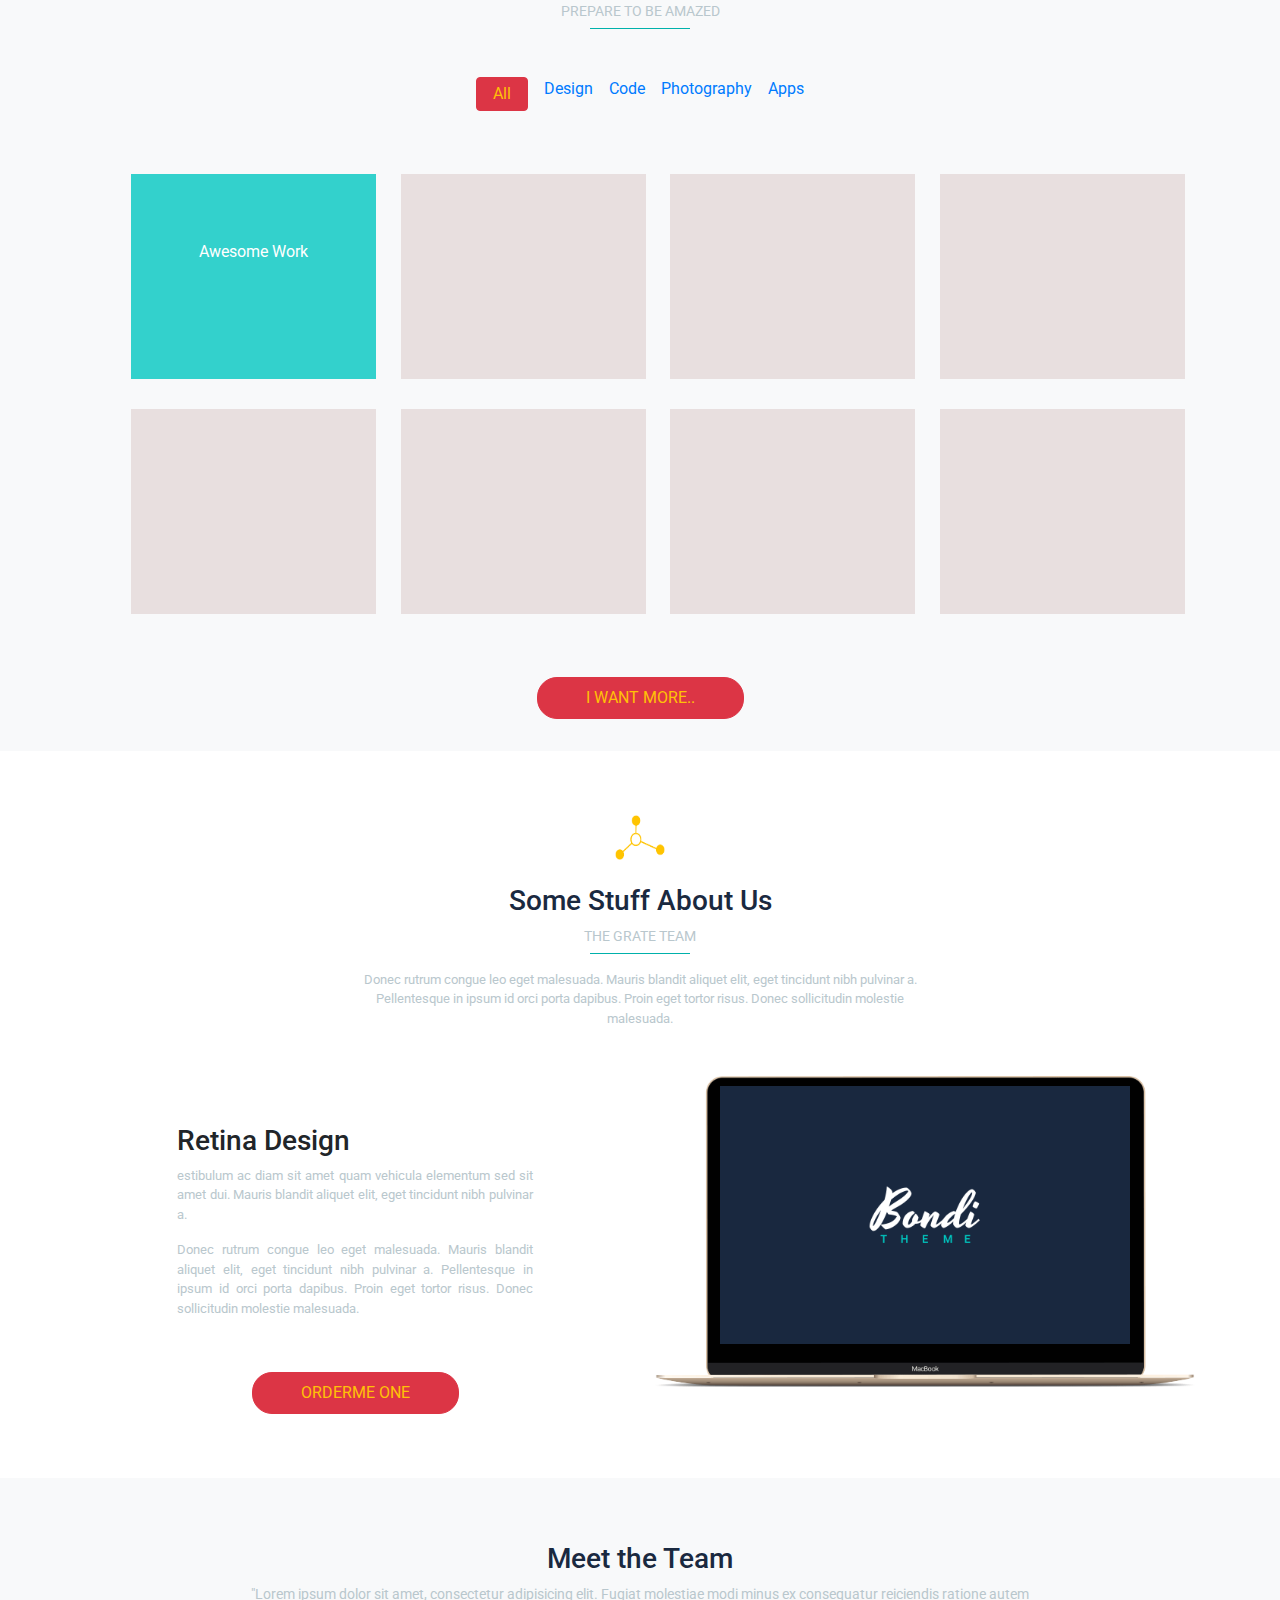
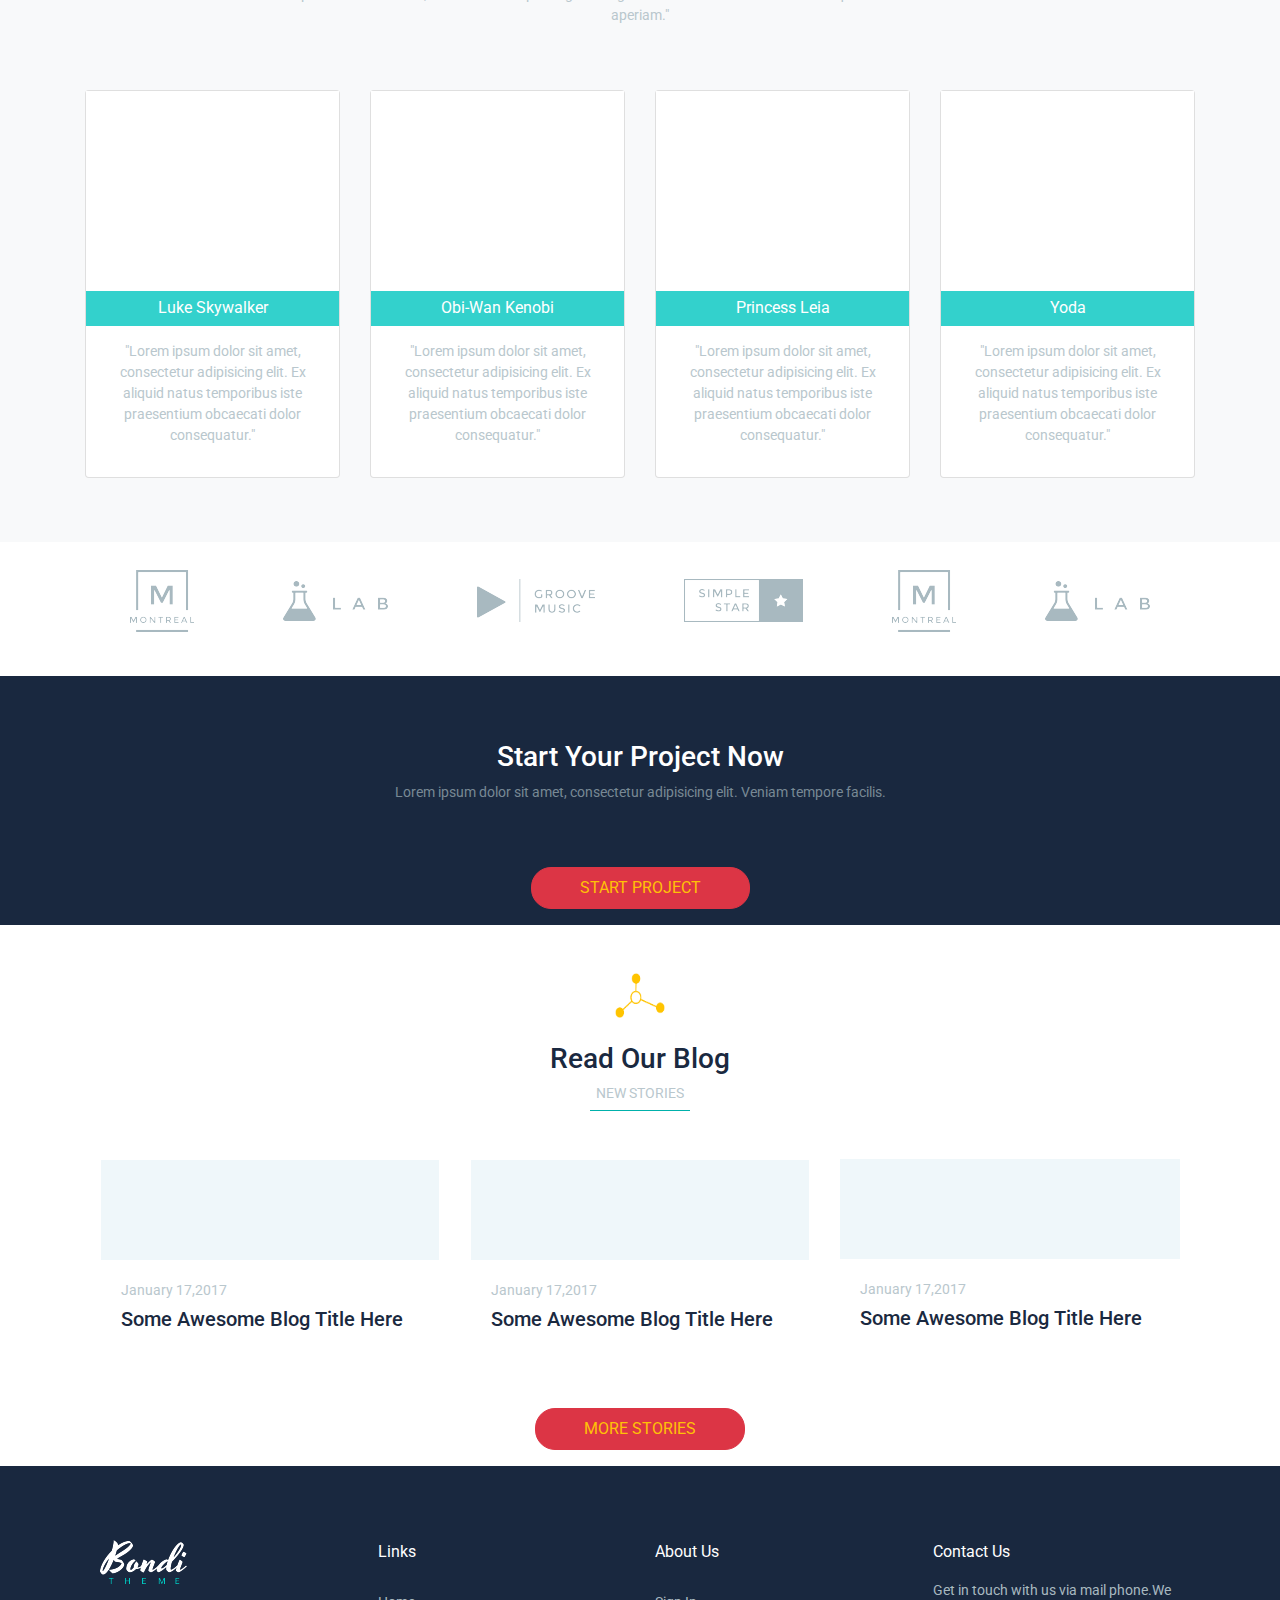
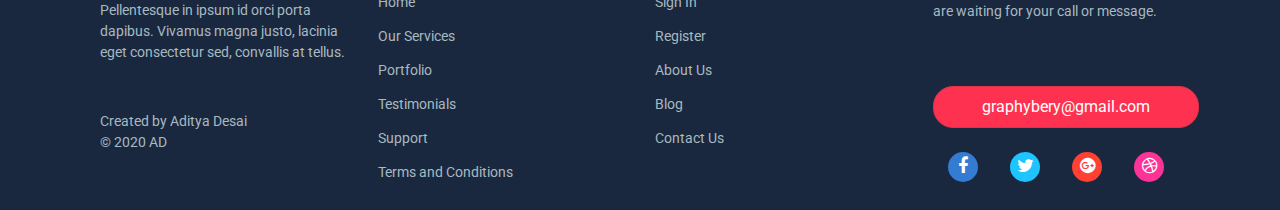
<file: resources/PSD_boostrap_web5/index.html>
<!DOCTYPE html>
<html lang="en">
<head>
  <title>Bondi</title>
  <meta charset="utf-8">
  <meta name="viewport" content="width=device-width, initial-scale=1">
  <link rel="stylesheet" href="https://maxcdn.bootstrapcdn.com/bootstrap/4.5.0/css/bootstrap.min.css">
  <link rel="stylesheet" href="https://stackpath.bootstrapcdn.com/font-awesome/4.7.0/css/font-awesome.min.css" integrity="sha384-wvfXpqpZZVQGK6TAh5PVlGOfQNHSoD2xbE+QkPxCAFlNEevoEH3Sl0sibVcOQVnN" crossorigin="anonymous">
  <link rel="stylesheet" href="https://stackpath.bootstrapcdn.com/font-awesome/4.7.0/css/font-awesome.min.css" integrity="sha384-wvfXpqpZZVQGK6TAh5PVlGOfQNHSoD2xbE+QkPxCAFlNEevoEH3Sl0sibVcOQVnN" crossorigin="anonymous">
  <link href="https://fonts.googleapis.com/css2?family=Roboto&display=swap" rel="stylesheet">
  <link rel="stylesheet" type="text/css" href="css/style.css">
</head>
<body>
	<div class="container-fluid p-0">
			<!-- Navbar -->
			<section id="header">
				<nav class="navbar navbar-expand-lg navbar-light bg-transparent container">
				  <a class="navbar-brand" href="#"><img src="img/logo2.png" alt="Bondi"></a>
				  <button class="navbar-toggler bg-dark" type="button" data-toggle="collapse" data-target="#navbarNav" aria-controls="navbarNav" aria-expanded="false" aria-label="Toggle navigation">
				    <span class="navbar-toggler-icon text-white"></span>
				  </button>
				  <div class="collapse navbar-collapse" id="navbarNav">
				    <ul class="navbar-nav ml-auto">
				      <li class="nav-item">
				        <a class="nav-link text-white" href="#">Home</a>
				      </li>
				      <li class="nav-item">
				        <a class="nav-link text-white" href="#">Services</a>
				      </li>
				      <li class="nav-item">
				        <a class="nav-link text-white" href="#">Portfollo</a>
				      </li>
				      <li class="nav-item">
				        <a class="nav-link text-white" href="#">Contact</a>
				      </li>
				      <div class="rightborder my-auto mx-3"></div>
				      <li class="nav-item">
				      	<i class="fa fa-search text-white search" aria-hidden="true"></i>
				      </li>
				      <a href="#" class="btn btn-danger mx-4 login text-warning">Login</a>
				    </ul>
				  </div>
				</nav>
				<div class="header-text d-flex justify-content-center align-items-center flex-column p-5">
					<h1>Taste the Creativity</h1>
					<p>We make awesome graphic and web design</p>
					<button class="btn btn-danger get-started text-warning">Get Started</button>
				</div>
				
			</section>

			<!-- Services -->
			<section id="services">
				<div class="container text-center mb-3 mt-5">
					<div class=" d-flex justify-content-center mb-4">
						<img src="img/servicelogo.png" alt="" class="service-img">
					</div>
					<h3 class="sh1">We are Good at</h3>
					<p class="sp1 text-uppercase">Some of thease stuff under</p>
					<hr class="mx-auto">

					<div class="row my-4 p-4">
						<div class="col-12 col-md-4 col-xl-4">
							<img src="img/graphicdesign.png" alt="graphicdesign" class="front">
							<img src="img/graphicdesignback.png" alt="graphicdesignback" class="back">
							<h3 class="sh2">GRAPHIC DESIGN</h3>
							<p class="sp2">Lorem ipsum dolor sit amet, consectetur adipisicing elit. Asperiores totam magni laudantium ipsum, ! !.India Is my country.All indians Are  </p>
						</div>
						<div class="col-12 col-md-4 col-xl-4">
							<img src="img/webdesign.png" alt="graphicdesign" class="front">
							<img src="img/webdesignback.png" alt="webdesignback" class="back">
							<h3 class="sh2">WEB DESIGN</h3>
							<p class="sp2">Lorem ipsum dolor sit amet, consectetur adipisicing elit. Asperiores totam magni laudantium ipsum, !.India Is my country.All indians Are </p>
						</div>
						<div class="col-12 col-md-4 col-xl-4">
							<img src="img/appdesign.png" alt="graphicdesign" class="front">
							<img src="img/appdesignback.png" alt="appdesignback" class="back">
							<h3 class="sh2">APP DESIGN</h3>
							<p class="sp2">Lorem ipsum dolor sit amet, consectetur adipisicing elit. Asperiores totam magni laudantium ipsum, !.India Is my country.All indians Are </p>
						</div>
					</div>
				</div>
			</section>

	<!-- PortFolio -->
			<section id="portfolio" class="bg-light py-3">
				<div class="container text-center mb-3 mt-5">
					<div class=" d-flex justify-content-center mb-4 bg-light">
						<img src="img/servicelogo.png" alt="" class="service-img">
					</div>
					<h3 class="sh1">We Make This</h3>
					<p class="sp1">PREPARE TO BE AMAZED</p>
					<hr class="mx-auto">
				
					<ul class="d-flex justify-content-center my-5">
						<li><a href="#" class="btn btn-danger rounded mx-2 px-3 py-1 text-warning">All</a></li>
						<li><a href="#" class="mx-2">Design</a></li>
						<li><a href="#" class="mx-2">Code</a></li>
						<li><a href="#" class="mx-2">Photography</a></li>
						<li><a href="#" class="mx-2">Apps</a></li>
					</ul>
					<div class="row mx-3">
						<div class="col-12 col-md-3 col-lg-3">
							<div class="portdiv" style="background-color: #33d1cc">
								<p style="line-height:155px; color:#fff">Awesome Work</p>
							</div>
						</div>
						<div class="col-12 col-md-3 col-lg-3">
							<div class="portdiv">
								
							</div>
						</div>
						<div class="col-12 col-md-3 col-lg-3">
							<div class="portdiv">
								
							</div>
						</div>
						<div class="col-12 col-md-3 col-lg-3">
							<div class="portdiv">
								
							</div>
						</div>
					</div>
					<div class="row mx-3">
						<div class="col-12 col-md-3 col-lg-3">
							<div class="portdiv">
								
							</div>
						</div>
						<div class="col-12 col-md-3 col-lg-3">
							<div class="portdiv">
								
							</div>
						</div>
						<div class="col-12 col-md-3 col-lg-3">
							<div class="portdiv">
								
							</div>
						</div>
						<div class="col-12 col-md-3 col-lg-3">
							<div class="portdiv">
								
							</div>
						</div>
					</div>
					<button class="btn btn-danger port-btn py-2 px-5 mt-5 text-warning">I WANT MORE..</button>
				</div>	
			</section>	

			<!-- About Us -->
			<section id="AboutUS" class="pt-3">
				<div class="container text-center mb-3 mt-5">
					<div class=" d-flex justify-content-center mb-4">
						<img src="img/servicelogo.png" alt="" class="service-img">
					</div>
					<h3 class="sh1">Some Stuff About Us</h3>
					<p class="sp1">THE GRATE TEAM</p>
					<hr class="mx-auto">
					<p class="abp1 w-50 mx-auto my-3">Donec rutrum congue leo eget malesuada. Mauris blandit aliquet elit, eget tincidunt nibh pulvinar a. Pellentesque in ipsum id orci porta dapibus. Proin eget tortor risus. Donec sollicitudin molestie malesuada.</p>

					<div class="row mt-5">
						<div class="col-12 col-md-6 col-lg-6 p-5">
							<h3 class="text-justify w-75 mx-auto">Retina Design</h3>
							<p class="abp1 text-justify w-75 mx-auto">estibulum ac diam sit amet quam vehicula elementum sed sit amet dui. Mauris 		blandit aliquet elit, eget tincidunt nibh pulvinar a. 
							</p>
							<p class="abp1 text-justify mt-3 w-75 mx-auto">Donec rutrum congue leo eget malesuada. Mauris blandit aliquet elit, eget tincidunt nibh pulvinar a. Pellentesque in ipsum id orci porta dapibus. Proin eget tortor risus. Donec sollicitudin molestie malesuada.</p>
							<button class="btn btn-danger py-2 px-5 mt-5 text-warning about-btn">ORDERME ONE</button>
						</div>
						<div class="col-12 col-md-6 col-lg-6">
							<img src="img/aboutback.png" alt="" class="mac img-fluid">
							<img src="img/aboutscreen.png" alt=""class="screen img-fluid">
						</div>
					</div>
				</div>
			</section>


			<!-- Meet The Team-->
			<section id="meet_team"class="py-3 bg-light ">
				<div class="container text-center  my-5">
					<h3 class="sh1">Meet the Team</h3>
					<p class="sp1 w-75 mx-auto">"Lorem ipsum dolor sit amet, consectetur adipisicing elit. Fugiat molestiae modi minus ex consequatur reiciendis ratione autem aperiam."</p>

					<div class="row mt-5">
						<div class="col-md-3 col-lg-3">
							<div class="card mt-3">
						      <div class="bg-white topimg"></div>
						      <div class="card-body p-0">
						        <div class="middiv">Luke Skywalker</div>
						        <p class="mt1">"Lorem ipsum dolor sit amet, consectetur adipisicing elit. Ex aliquid natus temporibus iste praesentium obcaecati dolor consequatur."</p>
						      </div>
						    </div>
						</div>
						<div class="col-md-3 col-lg-3">
							<div class="card mt-3">
						      <div class="bg-white topimg"></div>
						      <div class="card-body p-0">
						        <div class="middiv">Obi-Wan Kenobi</div>
						        <p class="mt1">"Lorem ipsum dolor sit amet, consectetur adipisicing elit. Ex aliquid natus temporibus iste praesentium obcaecati dolor consequatur."</p>
						      </div>
						    </div>
						</div>
						<div class="col-md-3 col-lg-3">
							<div class="card mt-3">
						     <div class="bg-white topimg"></div>
						      <div class="card-body p-0">
						        <div class="middiv">Princess Leia</div>
						        <p class="mt1">"Lorem ipsum dolor sit amet, consectetur adipisicing elit. Ex aliquid natus temporibus iste praesentium obcaecati dolor consequatur."</p>
						      </div>
						    </div>
						</div>
						<div class="col-md-3 col-lg-3">
							<div class="card mt-3">
						     <div class="bg-white topimg"></div>
						      <div class="card-body p-0">
						        <div class="middiv">Yoda</div>
						        <p class="mt1">"Lorem ipsum dolor sit amet, consectetur adipisicing elit. Ex aliquid natus temporibus iste praesentium obcaecati dolor consequatur."</p>
						      </div>
						    </div>
						</div>
					</div>
				</div>

			</section>

			<!-- Clients -->
			<section id="clients" class="py-4">
				<div class="container">
					<ul class="d-flex justify-content-center justify-content-around align-items-center">
						<li><img src="img/client1.png" alt="" class="img-fluid p-1"></li>
						<li><img src="img/client2.png" alt="" class="img-fluid p-1"></li>
						<li><img src="img/client3.png" alt="" class="img-fluid p-1"></li>
						<li><img src="img/client4.png" alt="" class="img-fluid p-1"></li>
						<li><img src="img/client5.png" alt="" class="img-fluid p-1"></li>
						<li><img src="img/client6.png" alt="" class="img-fluid p-1"></li>
					</ul>
				</div>
			</section>

			<!-- Advertise -->

			<section id="Advertise" class="py-3">
			  <div class="container text-center mt-5">
					<h3>Start Your Project Now</h3>
				<p class="adv1">Lorem ipsum dolor sit amet, consectetur adipisicing elit. Veniam tempore facilis.</p>
				<button class="btn btn-danger py-2 px-5 mt-5 text-warning adv-btn">START PROJECT</button>
			  </div>
			</section>

			<!-- Blog -->
			<section id="blog">
				<div class="container text-center mb-3 mt-5">
					<div class=" d-flex justify-content-center mb-4">
						<img src="img/servicelogo.png" alt="" class="service-img">
					</div>
					<h3 class="sh1">Read Our Blog</h3>
					<p class="sp1">NEW STORIES</p>
					<hr class="mx-auto">

					<div class="row mx-auto mt-5">
						<div class="col-md-4 col-lg-4">
							<div class="card">
							    <div class="blog"></div>
							    <div class="card-body">
							      <p class="sp1 text-justify">January 17,2017</p>
							      <h5 class="text-justify">Some Awesome Blog Title Here</h5>
							    </div>
							 </div>
						</div>
						<div class="col-md-4 col-lg-4">
							<div class="card">
							    <div class="blog"></div>
							    <div class="card-body">
							      <p class="sp1 text-justify">January 17,2017</p>
							      <h5 class="text-justify">Some Awesome Blog Title Here</h5>
							    </div>
							 </div>
						</div>
						<div class="col-md-4 col-lg-4">
							<div class="card border-0">
							    <div class="blog"></div>
							    <div class="card-body">
							      <p class="sp1 text-justify">January 17,2017</p>
							      <h5 class="text-justify">Some Awesome Blog Title Here</h5>
							    </div>
							</div>
						</div>
					</div>
					<button class="btn btn-danger py-2 px-5 mt-5 text-warning blog-btn">MORE STORIES</button>
				</div>
			</section>

			<!-- Footer -->
			<footer id="footer">
				<div class="container">
					<div class="row mt-5 mx-auto">
						<div class="col-md-3 col-lg-3">
							<img src="img/logo2.png" alt="" class="mt-3">
							<p class="fp1 mt-3 mb-5">Pellentesque in ipsum id orci porta dapibus. Vivamus magna justo, lacinia eget consectetur sed, convallis at tellus.</p>

							<p class="fp2">Created by Aditya Desai<br>&COPY 2020 AD</p>
						</div>
						<div class="col-md-3 col-lg-3">
							<p class="text-white mt-3">Links</p>
							<ul class="d-flex justify-content-center flex-column links">
								<li><a href="">Home</a></li>
								<li><a href="">Our Services</a></li>
								<li><a href="">Portfolio</a></li>
								<li><a href="">Testimonials</a></li>
								<li><a href="">Support</a></li>
								<li><a href="">Terms and Conditions</a></li>
							</ul>
						</div>
						<div class="col-md-3 col-lg-3">
							<p class="text-white mt-3">About Us</p>
							<ul class="d-flex justify-content-center flex-column links">
								<li><a href="">Sign In</a></li>
								<li><a href="">Register</a></li>
								<li><a href="">About Us</a></li>
								<li><a href="">Blog</a></li>
								<li><a href="">Contact Us</a></li>
								
							</ul>
						</div>
						<div class="col-md-3 col-lg-3">
							<p class="text-white mt-3">Contact Us</p>
							<p class="fp1 mt-3 mb-5">Get in touch with us via mail phone.We are waiting for your call or message.</p>
							<button class="btn btn-danger py-2 px-5 mt-3  foot-btn">graphybery@gmail.com</button>

							<div class="d-flex justify-content-center align-items-center justify-content-around mt-4">
								<div class="facebook text-center">
									<i class="fa fa-facebook text-white" aria-hidden="true"></i>	
								</div>
								<div class="twitter text-center">
									<i class="fa fa-twitter text-white" aria-hidden="true"></i>	
								</div>
								<div class="google-plus-official text-center">
									<i class="fa fa-google-plus-official text-white" aria-hidden="true"></i>	
								</div>
								<div class="dribbble text-center">
									<i class="fa fa-dribbble text-white" aria-hidden="true"></i>	
								</div>
								
							</div>
						</div>
					</div>
				</div>
			</footer>
	</div>

						
	
	


  <script src="https://ajax.googleapis.com/ajax/libs/jquery/3.5.1/jquery.min.js"></script>
  <script src="https://cdnjs.cloudflare.com/ajax/libs/popper.js/1.16.0/umd/popper.min.js"></script>
  <script src="https://maxcdn.bootstrapcdn.com/bootstrap/4.5.0/js/bootstrap.min.js"></script>
</body>
</html>
</file>
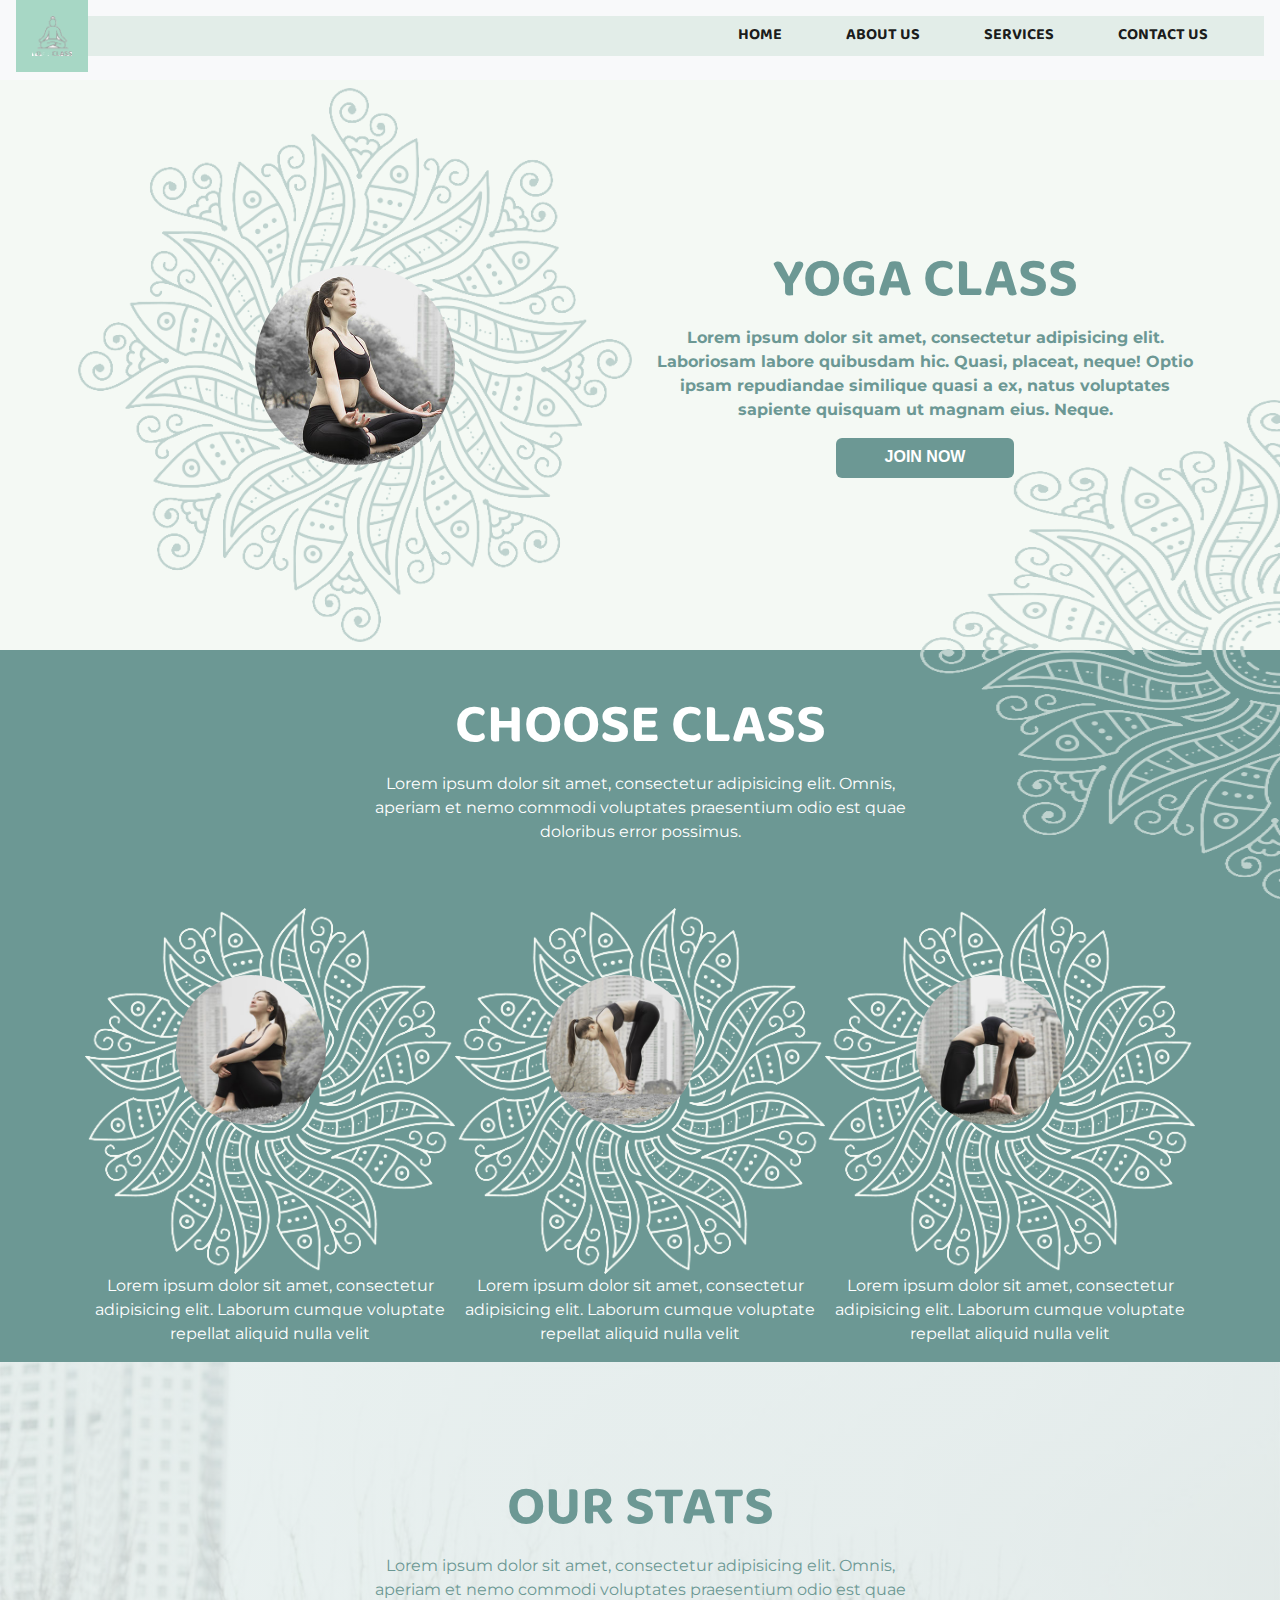
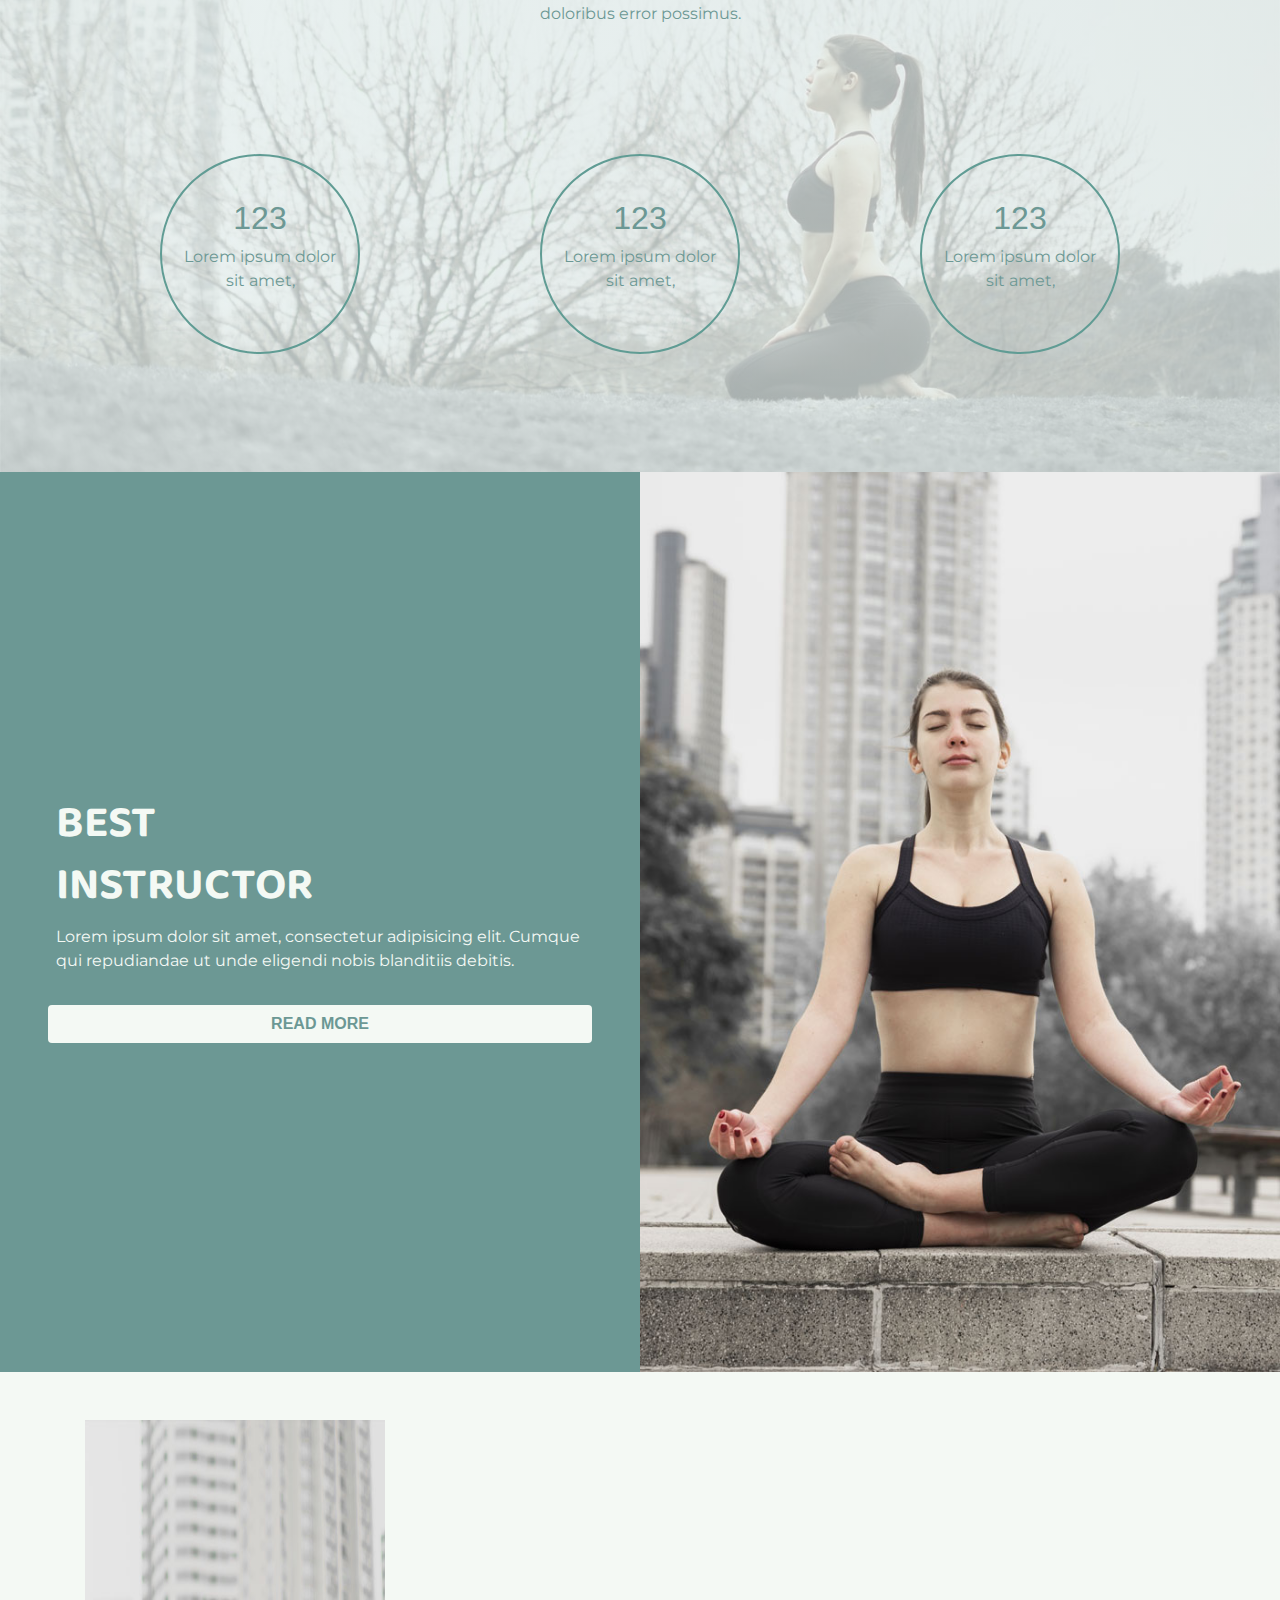
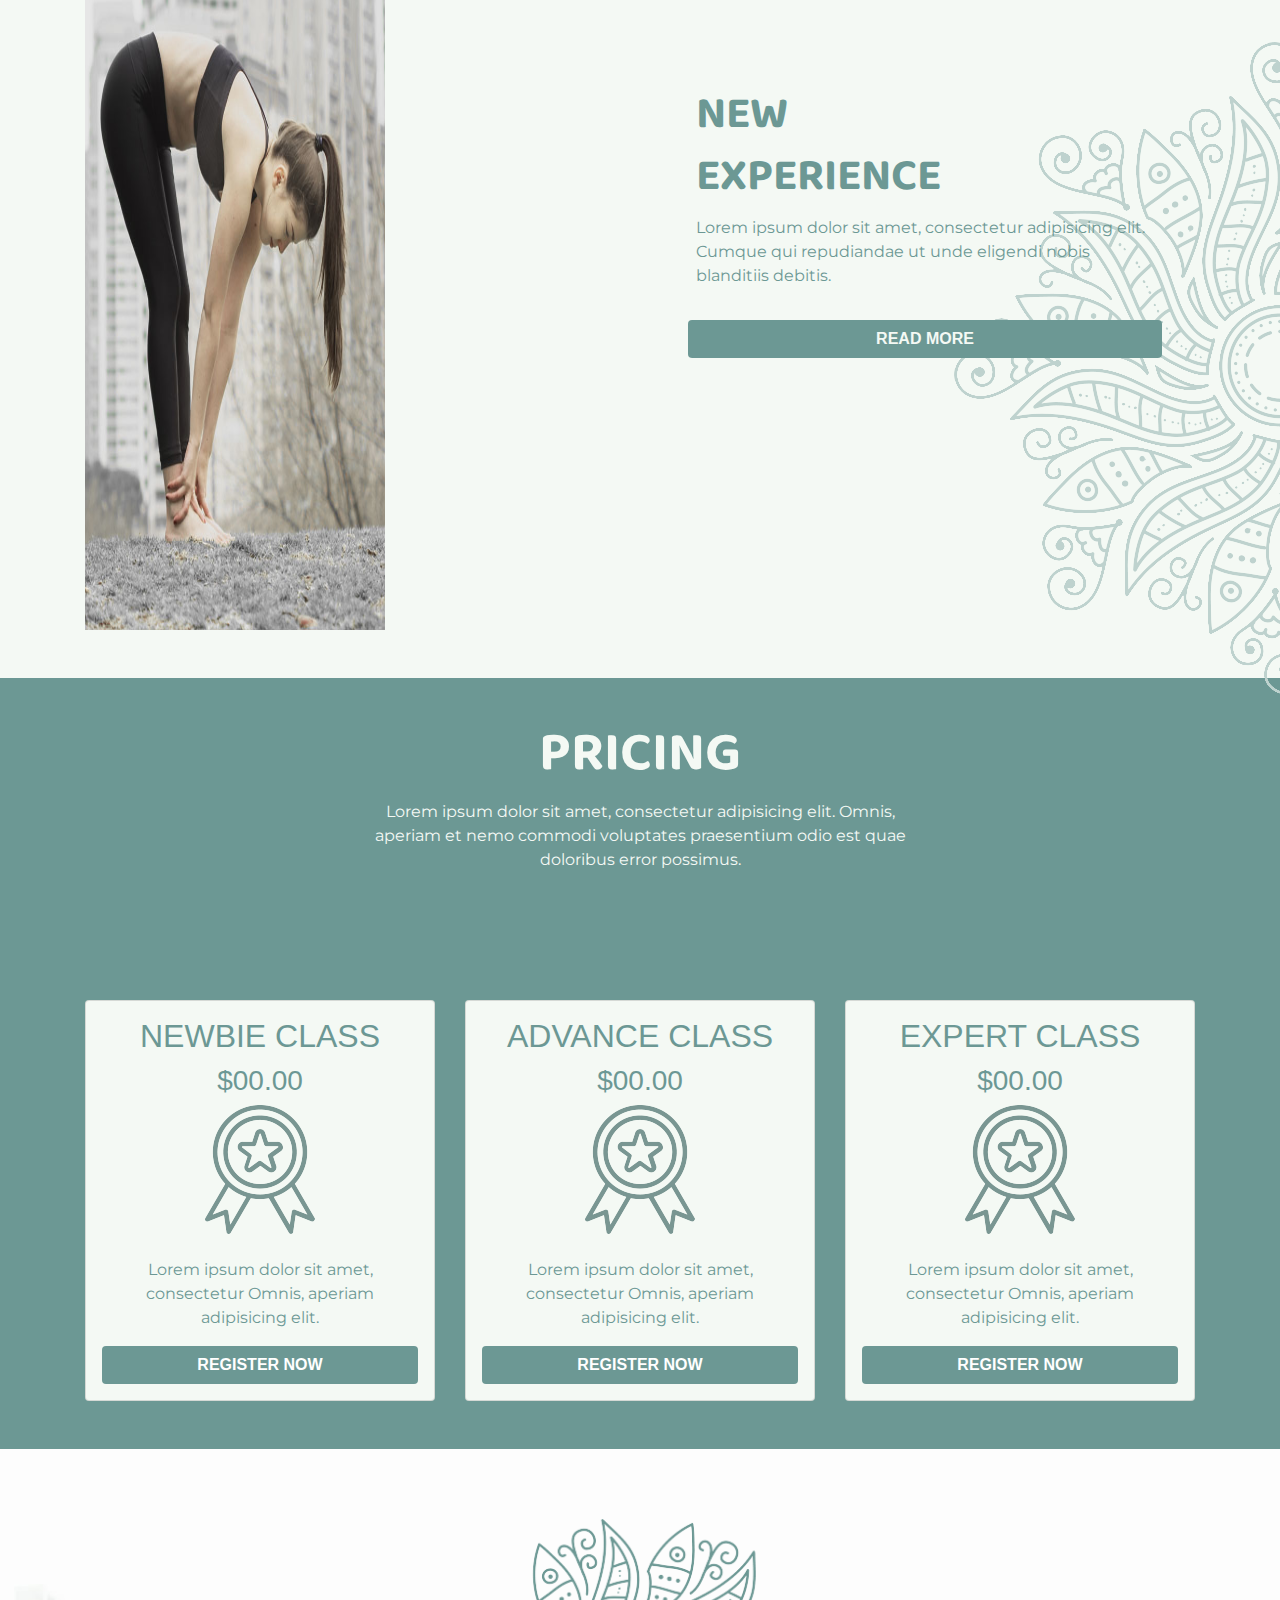
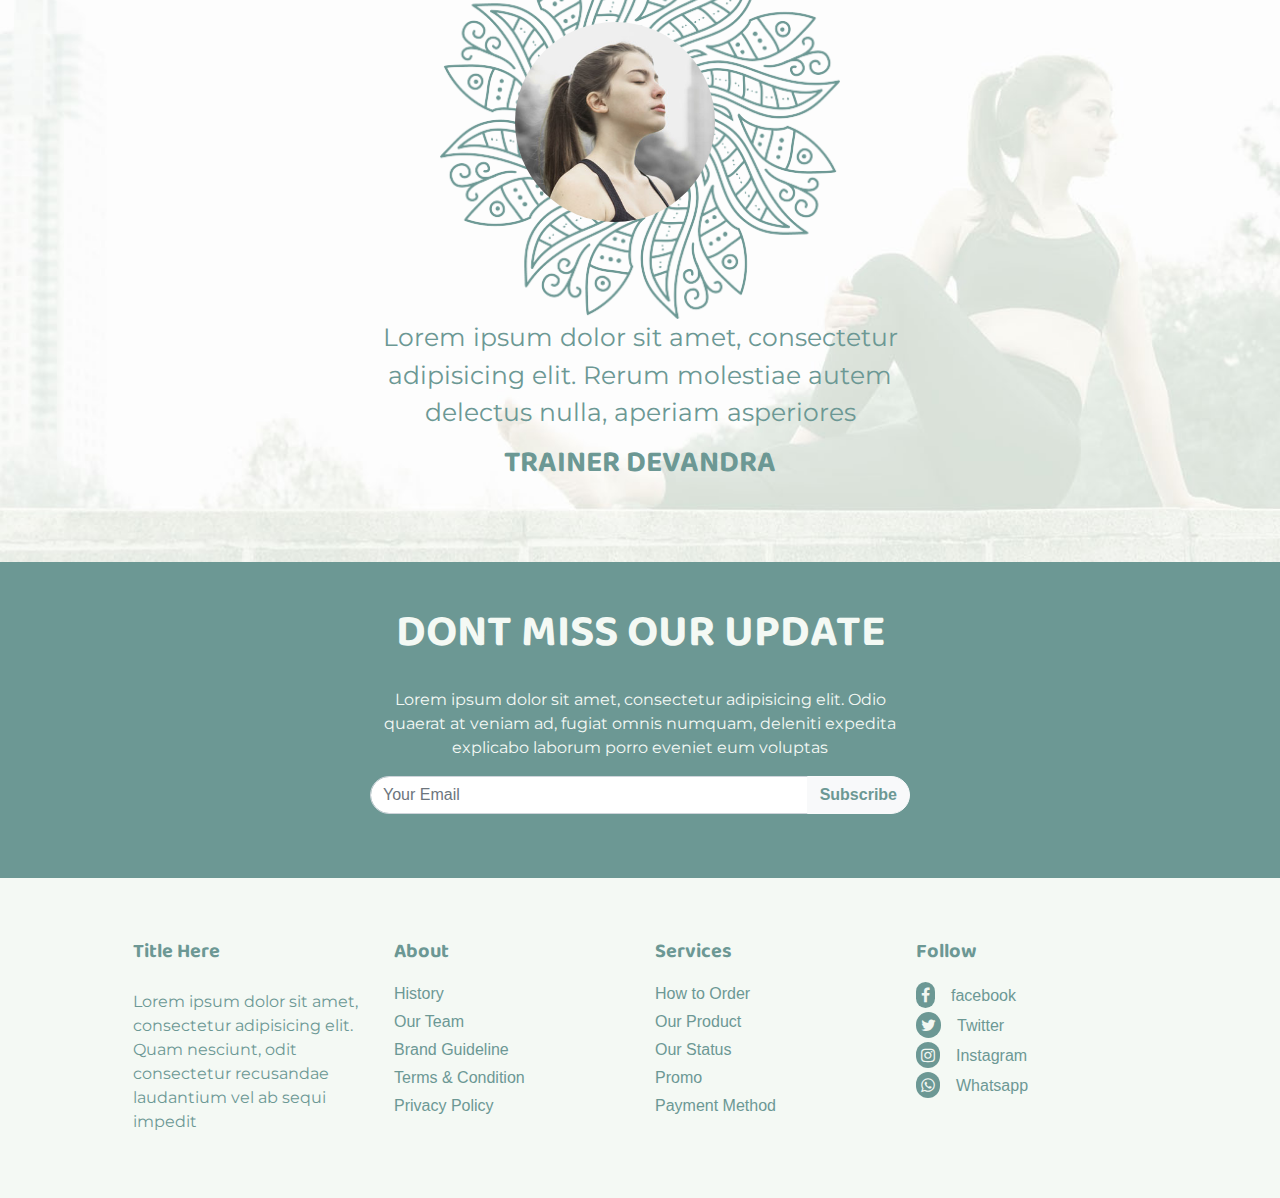
<file: resources/yoga_class/index.html>
<!DOCTYPE html>
<html lang="en">
<head>
    <meta charset="UTF-8">
    <meta name="viewport" content="width=device-width, initial-scale=1.0">
    <link rel="stylesheet" href="https://stackpath.bootstrapcdn.com/bootstrap/4.5.2/css/bootstrap.min.css" integrity="sha384-JcKb8q3iqJ61gNV9KGb8thSsNjpSL0n8PARn9HuZOnIxN0hoP+VmmDGMN5t9UJ0Z" crossorigin="anonymous">
    <link rel="stylesheet" href="https://stackpath.bootstrapcdn.com/font-awesome/4.7.0/css/font-awesome.min.css" integrity="sha384-wvfXpqpZZVQGK6TAh5PVlGOfQNHSoD2xbE+QkPxCAFlNEevoEH3Sl0sibVcOQVnN" crossorigin="anonymous">
    <link href="https://fonts.googleapis.com/css2?family=Baloo+Bhaina+2&family=Montserrat&display=swap" rel="stylesheet">
    <link rel="stylesheet" type="text/css" href="css/style.css">
    <title>yoga class</title>
</head>
<body class="bg-dark">
    <div class="container-fluid p-0">
        <section id="hero" class="fixed-top">
            
                <nav class="navbar navbar-expand-lg navbar-light bg-light mr-0 pt-0">
                    <a class="navbar-brand p-3 m-0" href="#"><img src="image/logo2.png" alt="no img"></a>
                    <button class="navbar-toggler" type="button" data-toggle="collapse" data-target="#navbarNav" aria-controls="navbarNav" aria-expanded="false" aria-label="Toggle navigation">
                      <span class="navbar-toggler-icon"></span>
                    </button>
                    <div class="collapse navbar-collapse" id="navbarNav">
                      <ul class="navbar-nav ml-auto">
                        <li class="nav-item mr-5">
                          <a class="nav-link active" href="#"><b>HOME</b></a>
                        </li>
                        <li class="nav-item mr-5">
                          <a class="nav-link active" href="#"><b>ABOUT US</b></a>
                        </li>
                        <li class="nav-item mr-5">
                          <a class="nav-link active" href="#"><b>SERVICES</b></a>
                        </li>
                        <li class="nav-item mr-5">
                          <a class="nav-link active" href="#"><b>CONTACT US</b></a>
                        </li>
                      </ul>
                    </div>
                </nav>
            
        </section>

        <!-- Banner -->
        <section id="banner">
          <div class="container">
            <div class="row">
              <div class="col-lg-6 col-md-6 col-sm-6 p-2 design-col d-flex flex-column justify-content-center align-items-center">
                
                  <img src="image/img1.jpg" alt="" class="img1 img-fluid position-absolute">
                
                
                   <img src="image/newshape1.png" alt="" class="img-fluid img2">
                
              </div>
              <div class="col-lg-6 col-md-6 col-sm-6 text-center p-2 d-flex flex-column align-items-center justify-content-center">
                <h2 class="text-uppercase font-weight-bold">yoga class</h2>
                <p style="font-weight: bold;z-index: 1;">Lorem ipsum dolor sit amet, consectetur adipisicing elit. Laboriosam labore quibusdam hic. Quasi, placeat, neque! Optio ipsam repudiandae similique quasi a ex, natus voluptates sapiente quisquam ut magnam eius. Neque.</p>
                <a href="#" class="btn px-5  text-white font-weight-bold" style="background-color:#6c9894;height:40px;border-radius:6px;z-index:1;">JOIN NOW</a>
              </div>
            </div>
          </div>
          
          
        </section>
       
        <!-- Choose Class -->
        <section id="chooseClass">
           <div class="d-flex justify-content-end align-items-center">
            <img src="image/newshape2.png" alt="" class="img-fluid position-absolute bottomimg">  
           </div>
           <div class="container">
             <div class="row py-5 text-white">
               <div class="col-md-6 offset-md-3 text-center">
                 <h1 class="text-uppercase font-weight-bold">Choose Class</h1>
                 <p>Lorem ipsum dolor sit amet, consectetur adipisicing elit. Omnis, aperiam et nemo commodi voluptates praesentium odio est quae doloribus error possimus.</p>
               </div>
             </div>
             <div class="row no-gutters">
               <div class="col-md-4 col-sm-4 text-center text-white">
                 <img src="image/img2.jpg" alt="" class="img-fluid position-absolute img3">
                 <img src="image/Shape2.png" alt="" class="img-fluid">
                 <p>Lorem ipsum dolor sit amet, consectetur adipisicing elit. Laborum cumque voluptate repellat aliquid nulla velit</p>
               </div>
               <div class="col-md-4 col-sm-4 text-center text-white">
                 <img src="image/img3.jpg" alt="" class="img-fluid position-absolute img3">
                 <img src="image/Shape2.png" alt="" class="img-fluid">
                 <p>Lorem ipsum dolor sit amet, consectetur adipisicing elit. Laborum cumque voluptate repellat aliquid nulla velit</p>
               </div>
               <div class="col-md-4 col-sm-4 text-center text-white">
                 <img src="image/img4.jpg" alt="" class="img-fluid position-absolute img3">
                 <img src="image/Shape2.png" alt="" class="img-fluid">
                 <p>Lorem ipsum dolor sit amet, consectetur adipisicing elit. Laborum cumque voluptate repellat aliquid nulla velit</p>
               </div>
             </div>
           </div>
           
        </section>

        <!-- Our Stats -->
        <section id="stats">
          <div class="container">
             <div class="row py-5">
               <div class="col-md-6 col-sm-6 offset-md-3 text-center">
                 <h1 class="text-uppercase font-weight-bold">Our Stats</h1>
                 <p>Lorem ipsum dolor sit amet, consectetur adipisicing elit. Omnis, aperiam et nemo commodi voluptates praesentium odio est quae doloribus error possimus.</p>
               </div>
             </div>
             <div class="row py-5">
               <div class="col-md-4 col-lg-4 col-sm-4 d-flex justify-content-center mt-3">
                 <div class="content text-center d-flex flex-column justify-content-center px-3">
                   <h2>123</h2>
                   <p>Lorem ipsum dolor sit amet,</p>
                 </div>
               </div>
               <div class="col-md-4 col-lg-4 col-sm-4 d-flex justify-content-center mt-3">
                 <div class="content text-center d-flex flex-column justify-content-center px-3">
                   <h2>123</h2>
                   <p>Lorem ipsum dolor sit amet,</p>
                 </div>
               </div>
               <div class="col-md-4 col-lg-4 col-sm-4 d-flex justify-content-center mt-3">
                 <div class="content text-center d-flex flex-column justify-content-center px-3">
                   <h2>123</h2>
                   <p>Lorem ipsum dolor sit amet,</p>
                 </div>
               </div>
             </div>
          </div>
        </section>
        <!-- Instructor -->
        <section id="Instructor">
          <div>
            <div class="row mx-auto">
              <div class="col-lg-6 col-md-6 col-sm-6  d-flex flex-column justify-content-center p-5 left-col">
                <h2 class="text-uppercase mx-2 font-weight-bold">Best</h2>
                <h2 class="text-uppercase mx-2 font-weight-bold">Instructor</h2>
                <p class="mx-2">Lorem ipsum dolor sit amet, consectetur adipisicing elit. Cumque qui repudiandae ut unde eligendi nobis blanditiis debitis.</p>
                <button class="btn  mt-3" style="background-color: #f4f9f4;color: #6c9894"><b>READ MORE</b></button>
              </div>
              <div class="col-lg-6 col-md-6 col-sm-6 p-0">
                <div class="right-img">
                  <img src="image/img6.jpg" alt="" class="right-img">
                </div>
              </div>
            </div>
          </div>
        </section>

        <!-- New Experience -->
        <section id="Experience" class="position-relative">
           
          <div class="container">
            <div class="row">
              <div class="col-md-6 col-sm-6 py-5">
                <div class="left-img">
                  <img src="image/img7.jpg" alt="" class="right-img mx-auto img-fluid">
                </div>
              </div>
              
              <div class="col-md-6 col-sm-6 d-flex flex-column justify-content-center p-5 left-col">
                <h2 class="text-uppercase mx-2 font-weight-bold">New</h2>
                <h2 class="text-uppercase mx-2 font-weight-bold">Experience</h2>
                <p class="mx-2">Lorem ipsum dolor sit amet, consectetur adipisicing elit. Cumque qui repudiandae ut unde eligendi nobis blanditiis debitis.</p>
                <button class="btn  mt-3" style="background-color: #6c9894;color: #f4f9f4"><b>READ MORE</b></button>
                
              </div>
             
            </div>
            
          </div>
          <div class="d-flex justify-content-end align-items-center">
                  <img src="image/newshape2.png" alt="" id="shape" class="img-fluid">  
              </div>
          
        </section>

        <!-- Pricing -->
        <section id="Pricing">
          <div class="container">
            <div class="row py-5">
               <div class="col-md-6 col-sm-6 offset-md-3 text-center">
                 <h1 class="text-uppercase font-weight-bold">Pricing</h1>
                 <p>Lorem ipsum dolor sit amet, consectetur adipisicing elit. Omnis, aperiam et nemo commodi voluptates praesentium odio est quae doloribus error possimus.</p>
               </div>
             </div>
             <div class="row py-5">
               <div class="col-md-4 col-sm-4">
                 <div class="card mt-3">
                  <div class="card-body  text-center p-3 ">
                      <h2 class="text-uppercase">newbie class</h2>
                      <h3>$00.00</h3>
                      <img src="image/cardlogo2.png" alt="" class="h-20 w-20">
                      <p class="mt-4">Lorem ipsum dolor sit amet, consectetur Omnis, aperiam adipisicing elit.</p>
                      <button class="btn w-100" style="background-color: #6c9894;color:#ffffff"><b>REGISTER NOW</b></button>
                    </div>
                </div>
               </div>
               <div class="col-md-4 col-sm-4">
                  <div class="card mt-3">
                    <div class="card-body  text-center p-3">
                      <h2 class="text-uppercase">Advance Class</h2>
                      <h3>$00.00</h3>
                      <img src="image/cardlogo2.png" alt="" class="h-20 w-20">
                      <p class="mt-4">Lorem ipsum dolor sit amet, consectetur Omnis, aperiam adipisicing elit.</p>
                      <button class="btn w-100" style="background-color: #6c9894;color:#ffffff"><b>REGISTER NOW</b></button>
                    </div>
                  </div>
               </div>
               <div class="col-md-4 col-sm-4">
                  <div class="card mt-3">
                    <div class="card-body  text-center p-3">
                      <h2 class="text-uppercase">expert class</h2>
                      <h3>$00.00</h3>
                      <img src="image/cardlogo2.png" alt="" class="h-20 w-20">
                      <p class="mt-4">Lorem ipsum dolor sit amet, consectetur Omnis, aperiam adipisicing elit.</p>
                      <button class="btn w-100" style="background-color: #6c9894;color:#ffffff"><b>REGISTER NOW</b></button>
                    </div>
                  </div>
               </div>
             </div>
          </div>
        </section>

        <!-- Quote -->
        <section id="Quote">
          <div class="container">
            <div class="row">
                <div class="col-md-6 col-sm-6 offset-md-3 text-center d-flex flex-column align-items-center">
                  <img src="image/img8.jpg" alt="" class="img-fluid quotimg">
                  <img src="image/grayshape.png" alt="" class="img-fluid  quot-shape">  
                  <p>Lorem ipsum dolor sit amet, consectetur adipisicing elit. Rerum molestiae autem delectus nulla, aperiam asperiores</p>
                  <h4 class="text-uppercase font-weight-bold">trainer devandra</h4>
                </div>
             </div>
          </div>
        </section>

        <!-- searchbox -->
        <section id="update">
          <div class="container">
            <div class="row text-center py-5">
              <div class="col-md-6 col-sm-6 offset-md-3">
                 <h2 class="text-uppercase font-weight-bold">dont miss our update</h2>
                  <p class="mt-4">Lorem ipsum dolor sit amet, consectetur adipisicing elit. Odio quaerat at veniam ad, fugiat omnis numquam, deleniti expedita explicabo laborum porro eveniet eum voluptas </p>
                <div class="input-group mb-3 w-100 mx-auto">
                  <input type="text" class="form-control" placeholder="Your Email" aria-label="Recipient's username" aria-describedby="button-addon2" style="border-radius:30px 0px 0px 30px">
                  <div class="input-group-append">
                    <button class="btn btn-light font-weight-bold" type="button" id="button-addon2" style="border-radius:0px 30px 30px 0px">Subscribe</button>
                  </div>
                </div>
              </div>
            </div>
           </div>
        </section>

        <!-- footer -->
        <footer id="footer">
          <div class="container">
            <div class="row p-5">
              <div class="col-md-3 col-sm-3 mt-3">
                <h5 class="font-weight-bold">Title Here</h5>
                <p class="mt-4">Lorem ipsum dolor sit amet, consectetur adipisicing elit. Quam nesciunt, odit consectetur recusandae laudantium vel ab sequi impedit</p>
              </div>

              <div class="col-md-3 col-sm-3 mt-3">
                <div class="d-flex flex-column">
                  <h5 class="font-weight-bold">About</h5>
                  <ul class="mt-1">
                    <li class="mt-1"><a>History</a></li>
                    <li class="mt-1"><a>Our Team</a></li>
                    <li class="mt-1"><a>Brand Guideline</a></li>
                    <li class="mt-1"><a>Terms & Condition</a></li>
                    <li class="mt-1"><a>Privacy Policy</a></li>
                  </ul>
                </div>
              </div>
              <div class="col-md-3 col-sm-3 mt-3">
                <h5 class="font-weight-bold">Services</h5>
                <div>
                  <ul class="mt-3">
                    <li class="mt-1"><a>How to Order</a></li>
                    <li class="mt-1"><a>Our Product</a></li>
                    <li class="mt-1"><a>Our Status</a></li>
                    <li class="mt-1"><a>Promo</a></li>
                    <li class="mt-1"><a>Payment Method</a></li>
                  </ul>
                </div>
              </div>
              <div class="col-md-3 col-sm-3 mt-3">
                <h5 class="font-weight-bold">Follow</h5>
                <div>
                  <ul class="mt-3">
                    <li class="mt-1"><a href="#"><i class="fa fa-facebook mr-3"></i></a>facebook</li>
                    <li class="mt-1"><a href="#"><i class="fa fa-twitter mr-3"></i></a>Twitter</li>
                    <li class="mt-1"><a href="#"><i class="fa fa-instagram mr-3"></i></a>Instagram</li>
                    <li class="mt-1"><a href="#"><i class="fa fa-whatsapp mr-3"></i></a>Whatsapp</li>
                  </ul>
                </div>
              </div>

            </div>
          </div>
        </footer>
    </div>


    <script src="https://code.jquery.com/jquery-3.5.1.slim.min.js" integrity="sha384-DfXdz2htPH0lsSSs5nCTpuj/zy4C+OGpamoFVy38MVBnE+IbbVYUew+OrCXaRkfj" crossorigin="anonymous"></script>
    <script src="https://cdn.jsdelivr.net/npm/popper.js@1.16.1/dist/umd/popper.min.js" integrity="sha384-9/reFTGAW83EW2RDu2S0VKaIzap3H66lZH81PoYlFhbGU+6BZp6G7niu735Sk7lN" crossorigin="anonymous"></script>
    <script src="https://stackpath.bootstrapcdn.com/bootstrap/4.5.2/js/bootstrap.min.js" integrity="sha384-B4gt1jrGC7Jh4AgTPSdUtOBvfO8shuf57BaghqFfPlYxofvL8/KUEfYiJOMMV+rV" crossorigin="anonymous"></script> 
</body>
</html>
</file>
<file: resources/Burger/css/style.css>
*{
	margin: 0px;
	padding: 0px;
	box-sizing: border-box;
	font-family: 'Alfa Slab One', cursive;
	font-family: 'Bebas Neue', cursive;
	font-family: 'Montserrat', sans-serif;
}
#header{
	background-image: url('../image/backimg1.jpg');
	background-size: cover;
	background-attachment: fixed;
	 /* height: 100vh; */
	 width: 100%; 
}
#header .logo1{
	height: 40px;
	width: 150px;
}
/* #header .col1{
	padding-top: 12%;
} */
#header .col1 p{
	border: 1px solid black;
	border-style: dashed;
	border-width: 2px;
	/* width:100%; */
	font-size: 20px;
	letter-spacing:0px;
	font-family: 'Bebas Neue', cursive;
}
#header .col1 h2{
	font-size:60px;
	/* 	 */
	/* width: 100%; */
	letter-spacing:2px;
	font-family: 'Alfa Slab One', cursive;
}
#header .col1 h3{
	font-size:40px;
	/* font-weight: bold; */
	font-family: 'Alfa Slab One', cursive;
}
#header #offer{
	top:60%;
	left: 10%;
	height:120px;
	width:120px;
	position:absolute;
	border:2px solid black;
	border-style:dashed;
	border-radius:200px;
}
#header #offer h2,p,h3{
		font-family: 'Bebas Neue', cursive;
	}
#bike{
	height:35px;
	width: 35px;
	margin-right: 10px;
}
#header ul li a{
	font-family: 'Bebas Neue', cursive;
	font-size: 25px;
	/* font-weight: bold; */
}
#menus h2,p{
	font-family: 'Bebas Neue', cursive;
}
#header #img1{
	transition: 0.5s ease;
}
#header #img1:hover{
	
	transform: translateY(-20px);
}


/* Menus */
#menus .imgtext{
	transition: 0.5s ease;
}
#menus .imgtext:hover{
	transform: translateY(-20px);
	font-size: 40px;
}




/* choose_enjoy */
#choose_enjoy h1{
	font-family: 'Alfa Slab One', cursive;
	letter-spacing:2px;
}
#choose_enjoy p{
	font-family: 'Montserrat', sans-serif;
}
#choose_enjoy h2{
	font-size: 25px;
	font-family: 'Bebas Neue', cursive;
}
#choose_enjoy .tastyburger{
	width:300px;
	background-color: #ffc045;
	margin-bottom: 20px;
}
#choose_enjoy button{
	background-color: #bf2222;
	color: #fff;
	font-size:12px;
	/* font-family: 'Alfa Slab One', cursive; */
	letter-spacing:2px;
	transition: 0.5s ease;
}
#choose_enjoy button:hover{
	background-color:#e84118;
	color: #dcdde1;
}
#choose_enjoy .bur1{
	transition: 0.5s ease;
}
#choose_enjoy .bur1:hover{
	transform: translateY(-20px);
}

/* events */
#events .card{
	box-shadow: 15px 15px 25px -1px lightgrey;
}
#events h6{
	font-family: 'Bebas Neue', cursive;
}
#events h2{
	font-family: 'Alfa Slab One', cursive;
}
#events p{
	font-family: 'Montserrat', sans-serif;
}
#events .card .dots{
	height: 10px;
	width: 10px;
	margin: 3px;
	border-radius: 200px;
	background-color: #dcdcdc;
}
#events .cardimg{
	opacity: 1;
  display: block;
  width: 100%;
  height: auto;
  transition: .5s ease;
  backface-visibility: hidden;
}
#events .middle {
  transition: .5s ease;
  opacity: 0;
  position: absolute;
  top: 50%;
  left: 50%;
  transform: translate(-50%, -50%);
  -ms-transform: translate(-50%, -50%);
  text-align: center;
}
#events .upcomingimg:hover .cardimg {
  opacity: 0.2;
 background-color: rgba(51,51,51,0.1);
}
#events .upcomingimg:hover .middle {
  opacity: 1;
}



/* book_table */
#book_table{
	position: relative;
}
#book_table p{
	font-family: 'Bebas Neue', cursive;
	font-size: 20px;
}
#book_table h1{
		font-family: 'Alfa Slab One', cursive;
		letter-spacing:2px;
}
#book_table a{
	font-family: 'Alfa Slab One', cursive;
}
#book_table .burger{
	height: 150px;
	width: 150px;
	/* box-shadow:15px 15px 25px -1px lightgrey ; */
}
#book_table form{
	padding: 70px 0px 70px 0px;
	letter-spacing:2px;
}

#book_table .bottle{
	height: 267px;
	width: 80px;
	left: 3px;
	bottom:10px;
}
#book_table .dish{
	height: 300px;
	width: 200px;
	top:200px;
	right: 0px;
	z-index: -1;
}
#book_table input{
	padding:25px 12px;
	color: #4a4a4a;
}
#book_table button{
	padding:10px 6px;
	text-transform: uppercase;
	 font-size: 17px; 
	/* font-weight: bold; */
	background-color: #bf2222;
	color: #ffffff;
}
#book_table a:hover{
	background-color:#e84118;
	color: #dcdde1;
}

/* footer */
#footer{
	padding:70px 0px 10px 0px;
}
#footer .container{
	height:100%;
	width: 100%;
	background-image: url('../image/footer.jpg');
	background-repeat: no-repeat;
	background-size: cover;
}
#footer .bottomlogo
{
	height: 60px;
}
#footer .text1{
	font-family: 'Montserrat', sans-serif;
}
#footer .copyright{
	margin:100px 0px 0px 0px;
	font-size: 16px;
	letter-spacing:1px;
	font-family: 'Bebas Neue', cursive;
}
#footer i{
	font-size: 25px;
}

#footer .socialtext{
	font-size: 16px;
	letter-spacing:1px;
}
#footer .socialicons{
	background-color: white;
	margin: 1px;
	height: 25px;
	width: 25px;
	border-radius: 200px;
	transition: 0.5s ease;
}
#footer .socialicons:hover{
	background-color:#e84118;
}

#footer .socialicons i{
	font-size: 14px;
}
#footer #socialicons{
	margin:100px 0px 10px 70px;
}
/* #footer .address{
	margin-top:100px;
} */
#footer .adder1{
	margin-top: 120px;
}
</file>
<file: resources/FashionStore/css/style.css>
*{
	margin: 0;
	padding: 0;
	box-sizing: border-box;
}

.right-menu li{
	display: inline-block;
	margin-top: 30px !important;
	transition: .5s all ease;
}
.right-menu li:hover{
	color: #f992a6;
}
.right-menu .fa{
	font-size: 18px;
	margin-right: 10px;
	cursor: pointer;
}
.navbar-brand img{
	width: 80px;
	height:80px;
}
.navbar-brand
{
	left: 50%;
	top: 25px;
	transform:translateX(-50%);
	position: absolute;
}

.header{
	background:#f5f6fc;
	margin-bottom: 80px;
}
.navbar{
	padding: 0px 35px !important;
}
.navbar-toggler{
	border: none!important;
	outline: none !important;
	padding: 0 !important;
	margin-top: 30px !important;
}
.navbar-toggler .fa{
	font-size: 30px;
	cursor:pointer;
}
.banner-img{
	margin: 80px 115px;
	width: 60%;
}
.banner-img img{
	width: 100%;
	height: 450px;
	margin-bottom: -80px;
}
.banner{
	position: relative;
}
.banner-title{
	position: absolute;
	left: 50%;
	top: 20%;
}
.banner-title h1{
	font-size: 55px;
	background: rgba(0, 0, 0,0.75);
	color: #fff;
	line-height: 70px;
	padding: 0px 10px 0 10px;
}
.collapse ul li {
	transition: 1s all ease;
}
.collapse ul li :hover{
	color: #f992a6;
}
/* fashion-trends */
.fashion-trends{
	padding: 100px 0px;
}
.fashion-box{
	margin: 80px 0;
}
.title-style h1{
	padding: 40px 0;
}
.title-style{
	margin: 0 auto 80px;
	height: 120px;
	width: 80%;
	max-width: 700px;
	background: #fff;
	position: relative;
	box-shadow: 0 4px 5px 0 rgba(0, 0, 50,0.5);
}
.title-style::after{
	content: '';
	height: 100px;
	width: 200px;
	background-color: #f992a6;
	position: absolute;
	top: -10px;
	left: -10px;
	z-index: -1;
}
.title-style::before
{
	content: '';
	height: 100px;
	width: 200px;
	background-color: #f992a6;
	position: absolute;
	bottom:-10px;
	right: -10px;
	z-index: -1;
}
.trending-img 
{
	position: relative;
	margin-bottom: 15px;
}
.trending-img img{
	width: 100%;
}
.btn-buy{
	width: 150px;
	padding: 10px 0;
	outline: none !important;
	border: 0;
	border-radius: 2px;
	position: absolute;
	background-color: #fff;
	left: 50%;
	bottom: 0;
	transform: translate(-50%,0);
	transition: .6s;
	opacity: 0;
	z-index: 1;
}
.trending-img:hover .btn-buy{
	transform: translate(-50%,50%);
	bottom: 50%;
	opacity: 1;
}
.overlay{
	height: 0;
	width: 100%;
	background-color: #333;
	position: absolute;
	top: 0;
	opacity: 0.5;
	transition: 0.5s;
}
.trending-img:hover .overlay
{
	opacity: .5;
	height: 100%;
}

/* offer */
.offer{
	/* background-image: url('../image/img4.jpg'); */
	background-image: linear-gradient(rgba(0, 0, 0,0.3),rgba(0, 0, 0,0.3)),url('../image/img4.jpg');
	background-size: cover;
	background-position: center;
}
.row{
	margin: initial !important;
}
.subscribe{
	max-width: 500px;
	margin-top: 80px;
	padding: 60px;
	background: #ffffff8c;
	margin-bottom: 20px;
}
.subscribe a{
	width: 100px;
	display: block;
	color: #fff !important;
	background: #000;
	text-decoration: none;
	padding: 5px;
	text-align:center;
}
.offer img{
	width: 300px;
	height: 400px;
	margin: -100px;
	margin-top: 150px;
}

/* fashion-blog */
.fashion-blog{
	margin: 250px 0 150px 0;
}
.blog-img{
	margin-top: 50px;
	height: 250px;
	width: 250px;
	display: inline-block;
}
.blog-img img{
	height: 100%;
	width: 100%;
}
.fashion-blog h5{
	margin-top: 20px;
	font-weight:bold;
}

/* fashion-brands */
.fashion-brands{
	margin-bottom: 150px;
}
.brand-logo{
	width: 150px;
	height: 150px;
	background: #fff;
	border-radius: 50%;
	margin: 50px auto 30px;
	box-shadow: 0 2px 40px 0 rgba(110, 130, 208, 18);
}
.brand-logo img{
	width: 100px;
	margin: 25px auto;
}
.fashion-brands p{
	margin-top: 30px;
	font-weight: bold;
}

/* footer */
.footer{
	margin-top: 150px;
	background-color: #f5f6fc;
}
.payment,.insta-img,.app-download{
	margin: 50px auto;
}
.payment img{
	width: 300px;
	cursor: pointer;
}
.insta-img img{
	width: 75px;
	padding: 5px;
	cursor: pointer;
}
.app-download img{
	width: 100px;

}
.footer h5{
	margin-bottom: 50px;
}
.footer h5::before{
	content: '';
	width: 70px;
	height: 3px;
	background: #4f74e8;
	top: 80px;
	position: absolute;
}
.footer-icons{
	text-align: right;
}
.footer-icons .fa{
	margin: 0 10px auto;
	font-size: 20px;
	cursor: pointer;
}

/* ---for small devices---- */
@media only screen and (max-width:900px)
{
		.banner-img{
			margin: 40px auto;
			width: 80%;
		}
		.banner-title
		{
			
			left: 50%;
			top: 180px;
			transform: translateX(-50%);
		}
		.banner-title h1{
			font-size:16px;
			padding: 5px;
			line-height: 20px;
		}
		.title-style h1{
			font-size: 25px;
		}
		.offer img
		{
			margin-top: 20px !important;
			margin-bottom: 0 !important;
		}
		.footer-icons{
			text-align:center;
		}
		.copyright{
			text-align:center;
		}
}
</file>
<file: resources/Marketing_site/css/style.css>
*{
	margin: 0px;
	padding: 0px;
	box-sizing: border-box;
	scroll-behavior: smooth;
}
.navbar-brand img{
	height: 50px;
	padding-left: 20px;
}
#nav-bar ul li a{
	color: #fff;
	font-weight: bold;
	transition: .7s all ease;
}
#nav-bar ul li a:hover{
	color:#330099;
}

/* Banner */
#banner h3{
	font-size:30px;
	color: #333366;
}
#bgimg{
	position: absolute;
	top: 0;
	right: 0;
	/* width: 800px; */
}
#banner h2{
	font-size: 45px;
	font-weight: bold;
	color: #333366;
}
#banner p{
	font-size:15px;
	margin-top: 0;
	margin-bottom:0;
	color: #999999;
}
#banner button{
	background-image:linear-gradient(to right,#330099,#3333cc); 
	width: 200px;
	border:none;
	color: #ffffff;
	border-radius:30px;
	transition: 1s all ease;
}
#banner button:hover{
	background-image:linear-gradient(to right,#3333cc,#330099);
	border-radius:0px;
}
.midbtn{
	background-color:#fff;
	box-shadow: 0px 10px 22px 0px lightgray;
	width: 60px;
	height: 60px;
	border-radius:100px;
	position: absolute;
	left:40%;
	top:95%;
}
.midbtn a{
	border:1px solid #9999ff;
	border-radius: 14px;
	height: 40px;
}

/* Biography */
#Biography img{
	height: 380px;
}
#Biography p{
	color: #999999;
}
#Biography h2{
	font-size: 45px;
	font-weight: bold;
	color: #333366;
}
#Biography button{
	background-image:linear-gradient(to right,#330099,#3333cc); 
	width: 150px;
	border:none;
	color: #ffffff;
	border-radius:30px;
	transition: 1s all ease;
}
#Biography button:hover{
	background-image:linear-gradient(to right,#3333cc,#330099);
	border-radius:0px;
}
/* services */
#services .p-service{
	color: #9999ff;
	font-size:25px;
	margin-bottom: 0;
}
#services h2{
	font-weight: bold;
	font-size: 45px;
	color: #333366;
}
#services img{
	height: 55px;
}
#services h5{
	font-size:18px;
	color: #424959;
	text-align:center;
}
#services p{
	font-size:14px;
	color:#454851;
}
#services button{
	background-image:linear-gradient(to right,#330099,#3333cc); 
	width: 100px;
	border:none;
	color: #ffffff;
	border-radius:30px;
	font-size: 13px;
	margin-left:50%;
	transition: 1s all ease;
}
#services button:hover{
	background-image:linear-gradient(to right,#3333cc,#330099);
	border-radius:0px;
}
#services .card{
	border: none;
	box-shadow: 0px 13px 20px 6px #f0f6f6;
	border-radius:30px;
	transition: 1s all ease;
}
#services .card:hover{
	transform: translateY(-25px);
}

/* pricing */
#pricing{
	background-color: #eceaff;
}
#pricing .card{
	border: none;
	box-shadow: 0px 16px 30px 1px #c6c5ca;
	border-radius:30px;
	padding:15px;
	transition: 1s all ease;
}
#pricing .card:hover{
	transform: translateY(-25px);
}
#pricing button{
	background-image:linear-gradient(to right,#330099,#3333cc); 
	width: 100px;
	border:none;
	color: #ffffff;
	border-radius:30px;
	font-size: 13px;
	transition: 1s all ease;
}
#pricing button:hover{
	background-image:linear-gradient(to right,#3333cc,#330099);
	border-radius:0px;
}
#pricing .prise{
	font-size: 25px;
	margin:20px 0px 20px 0px;
	font-weight: bold;
	color: #1306dc;
}
#pricing p{
	font-size:14px;
	color:#969cac;
}
#pricing .p1{
	font-size:17px;
	color: #7f7ae0;
}
#pricing h2{
	font-weight: bold;
	color: #42495b;
	font-size: 45px;
}
#pricing h5{
	color: #42495c;
}

/* newsletter */
#newsletter p{
	font-size:17px;
	color: #807adc;
}
#newsletter span{
	font-weight: bold;
	columns: #424959;
}
#newsletter input{
	padding:5px;
	border: none;
	background-color: #f6f7fb;

}
#newsletter button{
	background-image:linear-gradient(to right,#330099,#3333cc); 
	width: 100px;
	border:none;
	color: #ffffff;
	border-radius:30px;
	font-size: 13px;
	transition: 1s all ease;
}
#newsletter button:hover{
	background-image:linear-gradient(to right,#3333cc,#330099);
	border-radius:0px;
}
#newsletter input::placeholder { /* Chrome, Firefox, Opera, Safari 10.1+ */
 	font-size: 13px;
 	padding-left:10px;
 	color: #bebfc1;
}
#newsletter h3{
	color:#434a54;
}
/* footer */
#footer{
	background-image:url('../image/wave.svg');
	background-size: cover;
	position: relative;
	color: #fff;
}
#footer .bgimg{
	width:100%;
	height:100%;
	z-index:-1; 
	position: absolute;
	top:-40px;
}
#footer img{
	height: 50px;
	padding-left: 20px;

}
#footer .touch{
	font-size: 30px;
	margin-top:10px;
	font-weight: bold;
}
#footer ul{
	list-style-type: none;
}
#footer ul li a{
	text-decoration: none;
	}




/* for Banner */
@media only screen and (max-width:320px)
{
	.navbar-brand img{
		height: 50px;
		padding-left: 20px;
	}
	#nav-bar ul li a{
		color: #fff;
		font-weight: bold;
		transition: .7s all ease;
	}
	#nav-bar ul li a:hover{
		color: #4940db;
	}

	#banner h3{
		font-size:30px;
		color: #fff;
	}
	#banner h2{
		font-size: 45px;
		font-weight: bold;
		color: #fff;
	}
	#banner p{
		font-size:15px;
		margin-top: 0;
		margin-bottom:0;
		color: #fff;
	}
	#banner button{
		background-image:linear-gradient(to right,#330099,#3333cc,#330099); 
		width: 200px;
		border:none;
		color: #ffffff;
		border-radius:30px;
		transition: 1s all ease;
	}
	#banner button:hover{
		background-image:linear-gradient(to right,#3333cc,#330099,,#3333cc);
		border-radius:0px;
	}
}
@media only screen and (max-width:1024px)
{
	#nav-bar ul li a{
		color: #fff;
		font-weight: bold;
		transition: .7s all ease;
	}
	#nav-bar ul li a:hover{
		color: #4940db;
	}
}
</file>
<file: resources/Portfolio_Site/css/style.css>
*{
	margin:0px;
	padding: 0px;
	box-sizing: border-box;
	scroll-behavior: smooth;
}

#hero{
	background-image:linear-gradient(rgba(0, 0, 0, 0.6), rgba(0, 0, 0, 0.6)), url('../img/img1.jpg');
	background-size: cover;
	background-repeat: no-repeat;
	height: 100vh;
	width: 100%;
	position: relative;
}
#hero .hero-text {
  text-align: center;
  position: absolute;
  top: 50%;
  left: 50%;
  transform: translate(-50%, -50%);
  color: white;
  
}
#hero .hero-text h1{
	transition: all 0.7s ease;	
}
#hero .hero-text p{
	transition: all 0.7s ease;	
}
#hero .hero-text p:hover{
	color: #d9e021;
	font-size:30px;
}
#hero .hero-text h1:hover{
	color: #a0ce4e;
	font-size: 46px;
}
#hero .hero-text img{
	height: 100px;
	width: 100px;
	border-radius: 300px;
	border: 2px solid white;
	transition: all 0.7s ease;
}
#hero .hero-text img:hover{
	transform: translateY(-30px);
}
#hero a{
	color: #ffff;
	transition: all 0.5s;
}
#hero a:hover{
	color: #a0ce4e;
	border-bottom: 2px solid #a0ce4e;
}

/* AboutMe */

#AboutMe #AboutImg{
	/* height: 480px;*/
	width: 330px; 
	
}
#AboutMe .icons{
	height: 30px;
	width: 30px;
	background-color:#232323;
	color: white;
	margin:5px;
	transition: all 0.7s ease;
}
#AboutMe .icons:hover{
	background-color: #a0ce4e;
	color: #ffff;
}
.middle {
  transition: .5s ease;
  opacity: 0;
  position: absolute;
  top: 50%;
  left: 50%;
  transform: translate(-50%, -50%);
  -ms-transform: translate(-50%, -50%);
  text-align: center;
}

.aboutimg:hover .image {
  opacity: 0.3;
}

.aboutimg:hover .middle {
  opacity: 1;
}

.text {
  background-color: #4CAF50;
  color: white;
  font-size: 16px;
  padding: 16px 32px;
}




/* services */
#services{
	background-color: #fafafa;
}
#services .portdiv{
	background-color: #ffffff;
	/* height:210px; */
	/* width:320px; */
	margin:10px;
	transition: all 0.7s ease;
}
#services .portdiv:hover{
	background-color: #a0ce4e;
	color: #ffff;
}







/* passion */
#passion{
	background-color: #a0ce4e;

}
#passion button{
	width: 100px;
	height: 50px;
	padding: 5px;
	background-color: #ffffff;
	border: none;
	transition: all 0.7s ease;
}
#passion button:hover{
	background-color:#232323;
	color:#a0ce4e;
}

/* clients */
#clients{
	background-color: #fafafa;
}
#clients .portdiv{
	background-color: #232323;
	color: #d2d2d2;
}
#clients .clientimg{
	width: 100px;
	height: 100px;
	transition: all 1s ease;
}
#clients .clientimg:hover{
	border-radius: 200px;
}


/* Projects */
 
 #projects img{
 	margin-top: -16px;
 	transition: all 1s ease;
 }

#projects img:hover{
	height: 90%;
	width: 90%;

}
 /* contact */
 #contact{
 	background-color: #fafafa;
 }
#contact .icons2{
	height: 40px;
	width: 40px;
	background-color: black;
	color: white;
}
#contact button{
	width: 140px;
	height: 50px;
	padding: 5px;
	background-color: #a0ce4e;
	border: none;
	color: #ffff;
}

/* footer */
#footer{
	text-align: center;
	background-color: #1b1919;
	color: #ffff;
	height: 50px;
	margin-bottom: 0px;
}
#footer p{
	font-size: 13px;
}
</file>
<file: resources/PSD_boostrap_web4/css/style.css>
*{
	margin: 0px;
	padding: 0px;
	box-sizing:border-box;
	font-family: 'Work Sans', sans-serif;
}
/* Nav Bar */
body{
	background-color: #ffffff;
	}
.navbar{
	padding: 10px 30px;
}
.navbar-brand{
	font-size:25px;
}
.navbar-brand hr{
	height:2px;
}
.navbar-nav{
	margin-left: 10px;
}
.navbar-nav li{
	margin-left:40px;
}
.nav-link{
	font-weight:bold;
}
 .collapse .btn{
	background-color:#ffffff;
	color: red;
	box-shadow:-3px 2px 10px 0.1px black;
	margin-top: 5px;
	padding: 10px 15px;
} 
 .collapse .btn img{
	margin-left:10px;
	width: 20px;
}
.backimg{
	position: absolute;
	top: 0;
	z-index: -1;
	height: 100%;
	width: 50%;
	left: 50%;
}

/*---------Hero------- */

#hero{
	padding-top:5%;
	/* height: 100vh; */
	}
	.heroback{
		position: absolute;
		top:0;
		z-index: -1;
		height: 100vh;
	}
#hero h2{
	font-weight: 600;
	font-size: 70px;
	margin-top: 105px;
	color: #333399;
}
#hero p{
	margin-top: 15px;
	color: #333399;
}
.heroimg{
	height: 311px;
	margin-top:100px;
}
.herobtn1{
	margin-top: 20px;
	border-radius:16px;
}
.herobtn2{
	margin-top: 20px;
	border-radius:16px;	
	color:#333399;
}


/*-----Services-----*/
#service{
	padding: 80px 0px;
	
}
#service h2{
	font-size:42px;
	font-weight:500;
	margin-bottom: 30px;
	margin-top: 10px;
	color:#333399;
}

#service .srvcard img{
	height: 55px;
	width: 59px;
}
.card{
	box-shadow:-12px 14px 22px 0.1px gray;
	color:#333399;
}

#service .serbtn{
	
	border-radius: 16px;
}

/*------About Us-------*/

#Aboutus{
	padding-bottom: 50px;
	padding-top: 50px;
	
	color:#333399;
}
.aboutus{
	margin-top: 30px;

}
.aboutimg1{
	height: 311px;
	width: 340px;
	margin-top:20px;
}
.aboutus h2{
	font-weight: 500;
	font-size: 55px;
	margin-bottom: 25px;
	color:#333399;
}
.Aboutcol p{
	margin-bottom:10px;
	}
.shape{
	position: absolute;
	top:120%;
	z-index: -1;
}
.shape2{
	position: absolute;
	top: 180%;
	z-index: -1;
	height: 100%;
	width: 20%;
	left: 80%;
}

/*--------Portfolio-------*/
#portfolio{
	
	padding-bottom: 50px;
	
	margin-top:40px;
	}
#portfolio h2{
	margin-bottom: 20px;
	font-weight: 500;
	font-size: 40px;
	margin-left: 10px;
	color:#333399; 
}	
	
.portdiv{
	height: 281px;
	width: 300px;
	background-color:#cccccc;
	margin:20px;
}

/*------Blog------*/
#blog{
	margin-top:50px;
	padding-bottom: 50px;
	
}

#blog h2{
	margin-bottom: 20px;
	font-weight: 500;
	font-size: 40px;
	margin-left: 25px;
	color:#333399; 
}
 #blog .date{
 	font-size:13px;
}
.blogimg{
	width: 30px;
	height: 20px;
	margin-left: auto;
	margin-right: 5px;
	margin-bottom: 10px
}

/*----Contact US*/
#contactus{
	margin-top:20px;
	padding-bottom: 50px;
	}
#contactus h2{
	color:#333399; 
}
#contactus .sendmsg{
	border-radius: 16px;
	padding:5px 20px;
}

/* footer */

#footer{
	margin-top:20px;
	padding-top: 50px;
	padding-bottom: 50px;
	background-color: #333399;
	text-align: center;
	color: white;
}
#footer ul{
	text-decoration: none;
}
#footer ul li{
	display: inline;
	margin: 10px;
}
#footer .text-center{
	font-size: 10px;
	margin-top: 20px;
}
</file>
<file: resources/PSD_boostrap_web5/css/style.css>
*{
	margin: 0;
	padding: 0;
	box-sizing: border-box;
	font-family: 'Roboto', sans-serif;
}
#header{
	width: 100%;
	height: 100vh;
	background-color: #19283f;
	
}


.login{
	border-radius:15px 15px;
	padding: 6px 30px;
}
/* .login b{
	color: #ff941b;
} */
.search{
	margin: 12px 12px;
}
.rightborder{
	background-color: #00c6bf;
	width: 2px;
	height: 25px;
	
}
.header-text{
	position:relative;
	top: 25%;
	
}
.header-text h1{
	color: #f0f8fb;
	font-size:55px;
}
.header-text p{
	color:#f0f8fb;
}
.get-started{
	border-radius:15px 15px;
	padding: 6px 30px;
	margin-top: 20px;
}
/* .get-started b{
	color: #ff941b;
} */

/* Services */

.service-img{
	height: 45px;
	width: 50px;
}
.sp1{
	font-size: 14px;
	color: #b9c7cd;
	margin-bottom:6px;
}
.sh1{
	color: #1a2940;
}
hr{
	width: 100px;
	background-color: #00c6bf;
	margin-top:0px;
}
.back{
	height: 120px;
	width: 70px;
	z-index:-1;
}
.front{
	height: 40px;
	width: 40px;
	position: absolute;
	top:79px;
	left: 46%;
}
.sh2{
	font-size: 17px;
	margin: 15px 0px;
}
.sp2{
	font-size: .8rem;
}

/* Portfolio */

#portfolio ul{
	list-style-type: none;	
}

#portfolio ul li a{
	text-decoration: none;
}
#portfolio .portdiv{
	background-color: #e8dfdf;
	height:205px;
	width:245px;
	margin:15px;
}
#portfolio .port-btn{
	border-radius: 20px;
	
}

/* About */

/* #AboutUS .mac{
	height:300px;
	width: 460px;
} */
 #AboutUS .screen{
	width: 72%;
	position: absolute;
	top: 10px;
	left:14%;
}
#AboutUS .about-btn{
	border-radius: 20px;
}
#AboutUS .abp1{
	font-size: 13px;
	color: #b9c7cd;
	margin-bottom:6px;
}

/* About us */
#meet_team{
	background-color: #eff7fa;
}
#meet_team .topimg{
	height: 200px;
	width: 100%;
}
#meet_team .middiv{
	width: 100%;
	height: 35px;
	background-color: #33d1cc;
	color: #ffff;
	padding: 5px 0px;
}

/* Meet Team one*/

#meet_team .mt1{
	font-size: 14px;
	color:#b9c7cd;
	padding:15px;
}

/* clients */

#clients ul{
	list-style-type: none;
}


/* Advertise */

#Advertise{
	background-color: #19283f;
	color: #ffff;
}

#Advertise .adv1{
	font-size: 14px;
	color: #788995;
}
#Advertise .adv-btn{
	border-radius: 20px;
}

/* Blog */

#blog .blog{
	height: 100px;
	width: 100%;
	background-color: #eff7fa;
}
#blog .card{
	border-color: white;
}
#blog .blog-btn{
	border-radius: 20px;
}
#blog h5{
	color:#1a2940;
}

/* Footer */
#footer{
	background-color: #19283f;
	padding: 10px 5px 10px 5px;
}
#footer .fp1{
	font-size:14px;
	color: #a8b9c0;
}
#footer .fp2{
	font-size: 14px;
	color:#a8b9c0; 
}
#footer .links{
	text-decoration: none;
	list-style-type: none;
}
#footer .links a{
	color: #a8b9c0;
	font-size: 14px;
}
#footer .links li{
	margin-top: 10px;
}
#footer .foot-btn{
	background-color: #ff3150;
	border-radius: 20px;
}
#footer .facebook{
	background-color: #347cd2;
	border-radius: 15px;
	height: 30px;
	width: 30px;
	font-size: 18px;
}
#footer .twitter{
	background-color: #1ec4ff;
	border-radius: 15px;
	height: 30px;
	width: 30px;
	font-size: 18px;
}
#footer .google-plus-official{
	background-color: #ff4032;
	border-radius: 15px;
	height: 30px;
	width: 30px;
	font-size: 18px;
}
#footer .dribbble{
	background-color: #ff3298;
	border-radius: 15px;
	height: 30px;
	width: 30px;
	font-size: 18px;
}
</file>
<file: resources/yoga_class/css/style.css>
*{
	margin: 0;
	padding: 0;
	box-sizing: border-box;
	/* font-family: 'Baloo Bhaina 2', cursive;
	font-family: 'Montserrat', sans-serif; */
	scroll-behavior: smooth;
}

	

#hero{
	background-color: #f4f9f4;
	width: 100%;
}
#hero a{
	font-family: 'Baloo Bhaina 2', cursive
}
#hero a:hover{
	background-color: #c7d9d5;
}
#hero nav .navbar-brand{
	
	width:72px;
	background-color: #a7d7c5;
} 
#hero nav .navbar-brand img{
	height: 40px;
	width: 40px;
}
#navbarNav{
	background-color:#e2ede8;
}



/* Banner */
/*  #banner .img-div{
	height: 210px;
	width: 210px;
	background-color: lightblue;
	top:132px;
	left:167px;
	padding:5px;
	border-radius: 109px;
}  */
#banner{
	background-color: #f4f9f4;
	width: 100%;
	
	color: #6c9894;
	padding-top: 80px;
}
#banner p{
	font-family: 'Montserrat', sans-serif;
}

/* #banner .design-col{
	background-image: url('../image/newshape1.png');
	background-repeat: no-repeat;
	background-size: cover;
	height: 500px;
	width: 500px;
} */
#banner .img1{
	height: 200px;
	width: 200px;
	margin: 0px auto;
	/* top: 100px;
	left:100px; */
	border-radius: 109px;	
}
/* #banner .img2{
	height: 500px;
	width: 500px;
	} */
#banner h2{
	font-size: 55px;
	font-weight: bolder;
	font-family: 'Baloo Bhaina 2', cursive;
}

/* chooseClass */
#chooseClass{
	background-color: #6c9894;
}

#chooseClass p{
	font-family: 'Montserrat', sans-serif;
}
#chooseClass h1{
	font-size: 55px;
	font-weight: bolder;
	font-family: 'Baloo Bhaina 2', cursive;
}
 #chooseClass .bottomimg{
	height:500px;
	width:360px;
}
#chooseClass .img3{
	height: 150px;
	width: 150px;
	margin: 0px auto;
	 top: 67px;
	left: 91px; 
	border-radius: 200px;	
}

/* stats */

#stats{
	background-image: linear-gradient( rgba(234, 245, 244,0.7),rgba(234, 245, 244,0.7)),url('../image/img5.jpg');
	background-size: cover;
	width: 100%;
	color: #6c9894;
	padding: 70px 0px;
}
#stats p{
	font-family: 'Montserrat', sans-serif;
}
#stats h1{
	font-size: 55px;
	font-weight: bolder;
	font-family: 'Baloo Bhaina 2', cursive;
}
#stats .content{
	height: 200px;
	width: 200px;
	border: 2px solid #609c94;
	border-radius: 109px;	
}

/* Instructor */
#Instructor .right-img{
	height:100vh;
	width: 100%;
}
#Instructor .right-img img{
	height:100vh;	
}
#Instructor h2{
	color: #f4f9f4;
	font-size: 45px;
	font-weight: bolder;
	font-family: 'Baloo Bhaina 2', cursive;
}
#Instructor p{
	color: #f4f9f4;
	font-family: 'Montserrat', sans-serif;
}
#Instructor{
	background-color: #6c9894;
}

/* Experience */
#Experience{
	background-color: #f4f9f4;
}
#Experience .left-img{
	height:90vh;
	width:300px;

}
#Experience .left-img img{
	height:90vh;
	width: 300px;

}
#Experience h2{
	color: #6c9894;
	font-size: 45px;
	font-weight: bolder;
	font-family: 'Baloo Bhaina 2', cursive;
	z-index: 1;
}
#Experience p{
	color: #6c9894;
	z-index: 1;
	font-family: 'Montserrat', sans-serif;
}
#Experience #shape{
	position: absolute;
	top:30vh;
}
#Experience button{
	z-index: 1;
}

/* Pricing */
#Pricing{
	background-color: #6c9894;
	color:#f4f9f4;
}
#Pricing .card{
	background-color: #f4f9f4;
	color:#6c9894;
}
#Pricing h1{
	font-size: 55px;
	font-weight: bolder;
	font-family: 'Baloo Bhaina 2', cursive;
}
#Pricing p{
	font-family: 'Montserrat', sans-serif;
}

/* Quote */
#Quote{
	background-image: url('../image/img9.jpg');

	background-size: cover;
	background-repeat: no-repeat;
	width: 100%;
	color: #6c9894;
	padding: 70px 0px;
}
#Quote .quotimg{
	height: 200px;
	width: 200px;
	left: 28%;
	top: 18%;
	margin: 0px auto;
	position: absolute;
	border-radius: 199px;
	
}
#Quote .quot-shape{
	height: 400px;
	width: 400px;
	margin: 0px auto;
}
#Quote h4{
	font-size: 30px;
	width:100%;
	font-family: 'Baloo Bhaina 2', cursive;
}
#Quote p{
	font-size: 25px;
	font-family: 'Montserrat', sans-serif;
}

/* update */
#update{
	background-color: #6c9894;
	color: #f4f9f4;
}
#update h2{
	font-size: 45px;
	font-weight: bolder;
	font-family: 'Baloo Bhaina 2', cursive;
}
#update p{
	font-family: 'Montserrat', sans-serif;
}
#update button{
	color:#6c9894; 
}

/* footer */
#footer{
	background-color: #f4f9f4;
	color:#6c9894;
}
#footer p{
	font-family: 'Montserrat', sans-serif;
}
#footer h5{
	font-family: 'Baloo Bhaina 2', cursive;
}
#footer ul{
	text-decoration: none;
}
#footer ul li{
	list-style-type: none;
}
#footer i{
	background-color: #6c9894;
	border-radius: 40px;
	padding: 5px;
	color: #f2f7f2;
}
</file>
